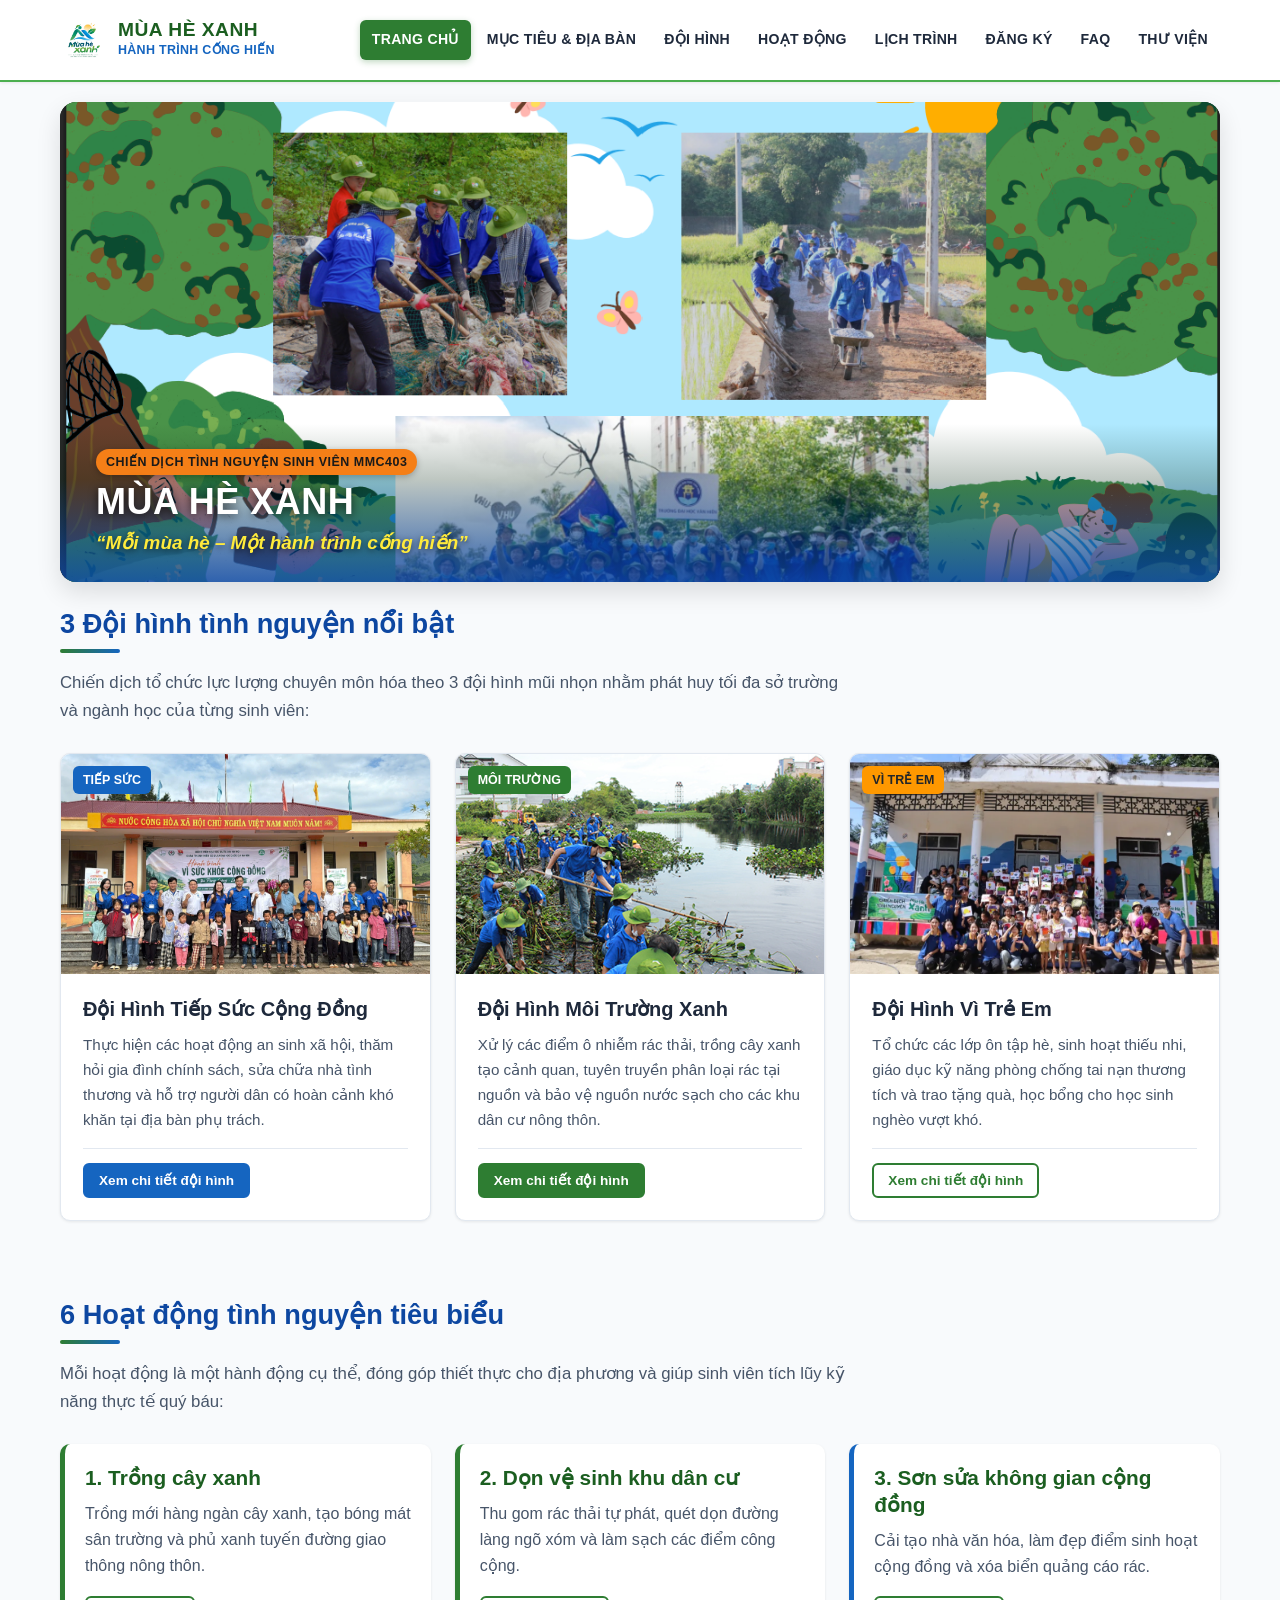
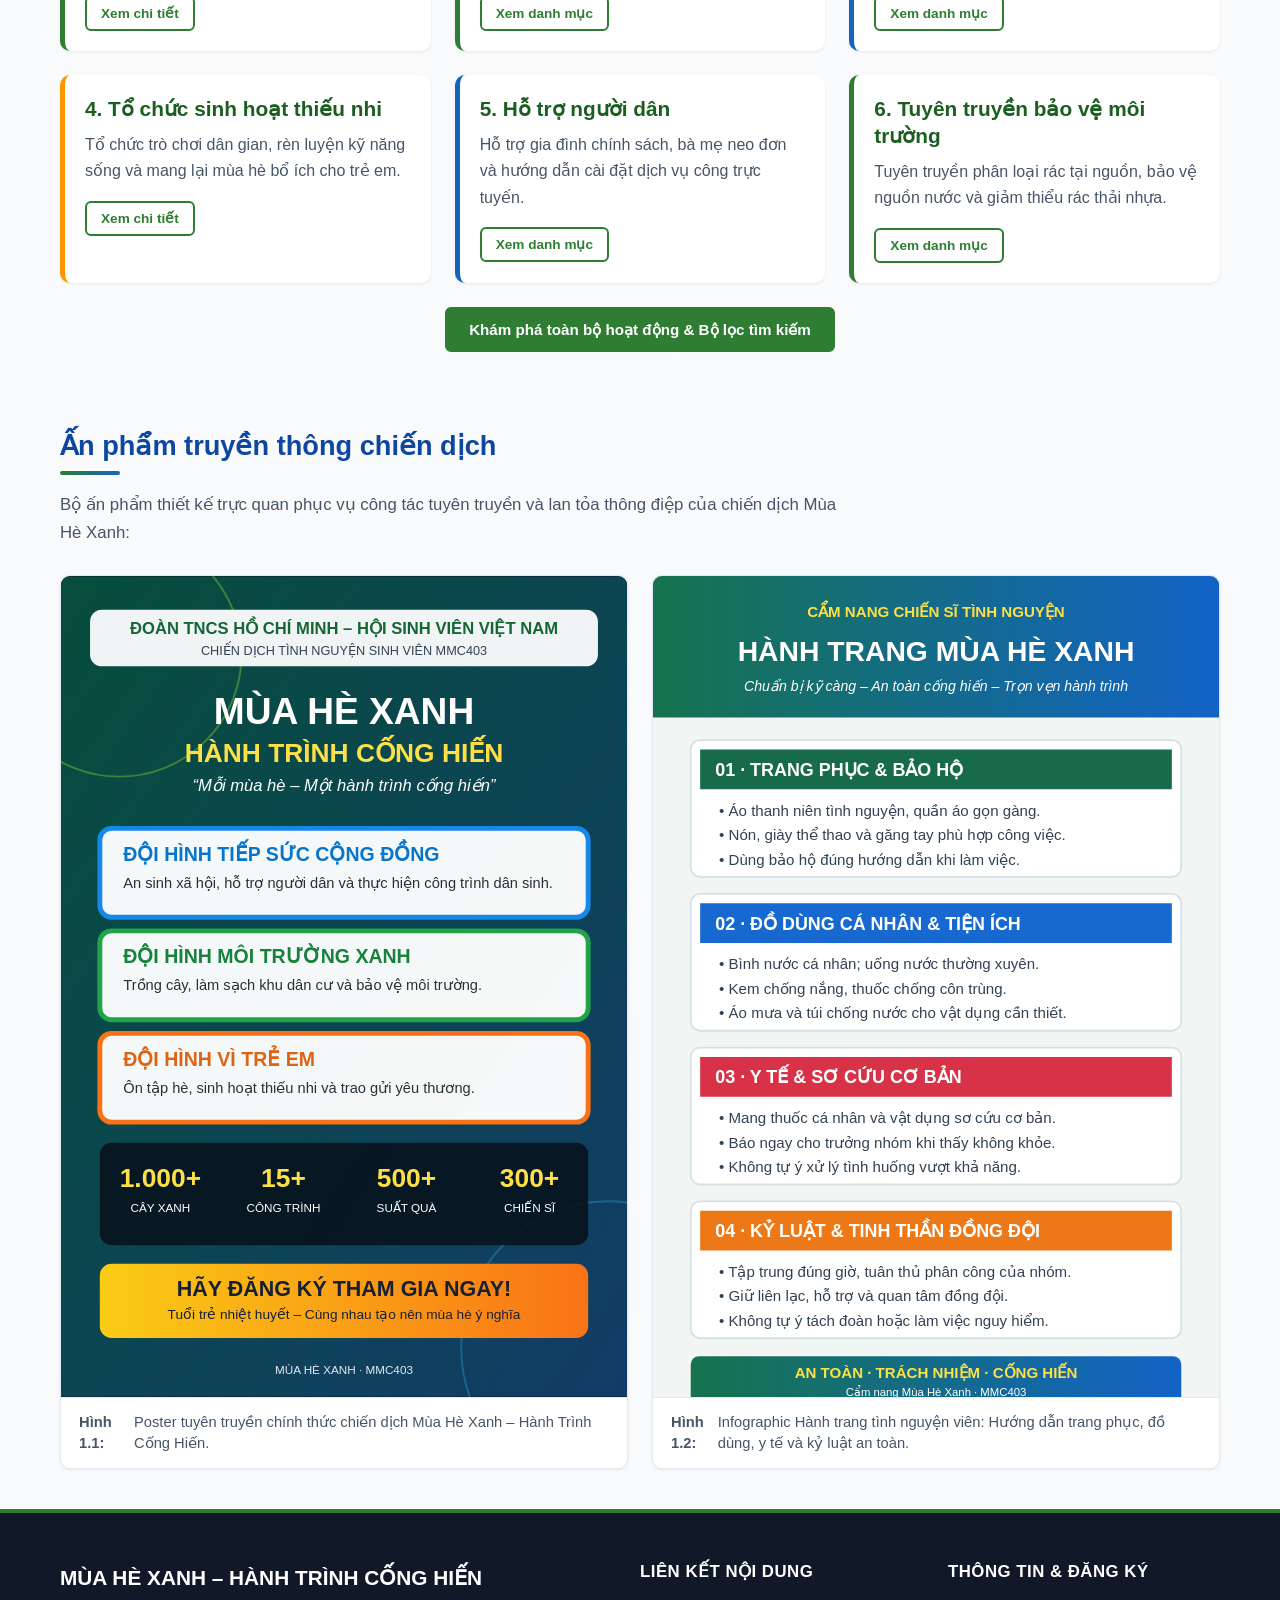
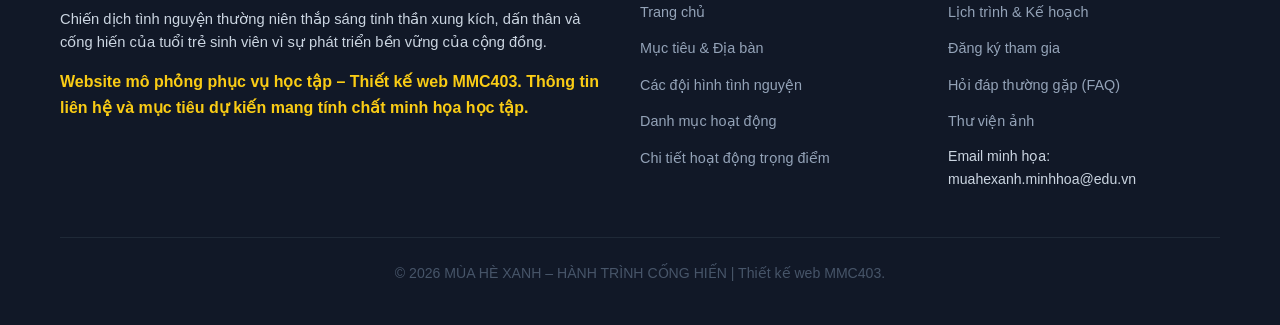
<file: index.html>
<!DOCTYPE html>
<html lang="vi">
<head>
  <meta charset="UTF-8">
  <meta name="viewport" content="width=device-width, initial-scale=1.0">
  <title>Trang Chủ | Mùa Hè Xanh – Hành Trình Cống Hiến</title>
  <!-- Bảng kiểu dáng CSS dùng chung cho toàn bộ website -->
  <link rel="stylesheet" href="css/style.css">
</head>
<body>
  <!-- Phím tắt bỏ qua điều hướng dành cho người dùng khiếm thị / dùng phím Tab -->
  <a href="#main-content" class="skip-link">Chuyển đến nội dung chính</a>

  <!-- ==================== HEADER & MENU ĐIỀU HƯỚNG ==================== -->
  <header class="site-header">
    <div class="container header-container">
      <a href="index.html" class="logo-brand" title="Về trang chủ Mùa Hè Xanh">
        <img src="images/logo.jpg" alt="Logo Mùa Hè Xanh" class="logo-img">
        <div class="logo-text">
          <span class="logo-title">MÙA HÈ XANH</span>
          <span class="logo-slogan">HÀNH TRÌNH CỐNG HIẾN</span>
        </div>
      </a>

      <!-- Nút bật/tắt menu trên thiết bị di động (Mobile Hamburger) -->
      <button type="button" class="nav-toggle" id="nav-toggle-btn" aria-label="Mở menu điều hướng" aria-expanded="false">
        ☰
      </button>

      <!-- Thanh điều hướng chính gồm 8 mục -->
      <nav class="main-nav" id="main-nav" aria-label="Điều hướng chính">
        <ul class="nav-list">
          <li class="nav-item"><a href="index.html" class="nav-link active" aria-current="page">Trang chủ</a></li>
          <li class="nav-item"><a href="muc-tieu-dia-ban.html" class="nav-link">Mục tiêu & Địa bàn</a></li>
          <li class="nav-item"><a href="doi-hinh.html" class="nav-link">Đội hình</a></li>
          <li class="nav-item"><a href="hoat-dong.html" class="nav-link">Hoạt động</a></li>
          <li class="nav-item"><a href="lich-trinh.html" class="nav-link">Lịch trình</a></li>
          <li class="nav-item"><a href="dang-ky.html" class="nav-link">Đăng ký</a></li>
          <li class="nav-item"><a href="faq.html" class="nav-link">FAQ</a></li>
          <li class="nav-item"><a href="thu-vien.html" class="nav-link">Thư viện</a></li>
        </ul>
      </nav>
    </div>
  </header>

  <!-- ==================== PHẦN THÂN NỘI DUNG CHÍNH ==================== -->
  <main id="main-content">
    <div class="container">
      
      <!-- HERO BANNER SECTION -->
      <section class="hero-section" aria-labelledby="hero-main-title">
        <img src="images/banner2.png" alt="Banner chính thức chiến dịch Mùa Hè Xanh – Hành Trình Cống Hiến" class="hero-banner-img">
        <div class="hero-overlay">
          <div class="hero-content">
            <span class="hero-badge">Chiến dịch tình nguyện sinh viên MMC403</span>
            <h1 class="hero-title" id="hero-main-title">MÙA HÈ XANH</h1>
            <p class="hero-tagline">“Mỗi mùa hè – Một hành trình cống hiến”</p>
          </div>
        </div>
      </section>

      <!-- SECTION: 3 ĐỘI HÌNH NỔI BẬT -->
      <section class="section-block" aria-labelledby="squads-heading">
        <h2 class="section-heading" id="squads-heading">3 Đội hình tình nguyện nổi bật</h2>
        <p class="section-intro">Chiến dịch tổ chức lực lượng chuyên môn hóa theo 3 đội hình mũi nhọn nhằm phát huy tối đa sở trường và ngành học của từng sinh viên:</p>

        <div class="grid-3">
          <!-- Card 1: Tiếp sức cộng đồng -->
          <article class="card">
            <div class="card-img-wrap">
              <img src="images/doi-hinh-1.png" alt="Đội hình Tiếp sức cộng đồng hỗ trợ người dân và sửa chữa nhà tình thương" class="card-img" loading="lazy">
              <span class="card-badge blue">Tiếp sức</span>
            </div>
            <div class="card-body">
              <h3 class="card-title">Đội Hình Tiếp Sức Cộng Đồng</h3>
              <p class="card-text">Thực hiện các hoạt động an sinh xã hội, thăm hỏi gia đình chính sách, sửa chữa nhà tình thương và hỗ trợ người dân có hoàn cảnh khó khăn tại địa bàn phụ trách.</p>
              <div class="card-footer">
                <a href="doi-hinh.html" class="btn btn-secondary btn-sm">Xem chi tiết đội hình</a>
              </div>
            </div>
          </article>

          <!-- Card 2: Môi trường xanh -->
          <article class="card">
            <div class="card-img-wrap">
              <img src="images/doi-hinh-2.png" alt="Đội hình Môi trường xanh dọn vệ sinh và trồng cây" class="card-img" loading="lazy">
              <span class="card-badge">Môi trường</span>
            </div>
            <div class="card-body">
              <h3 class="card-title">Đội Hình Môi Trường Xanh</h3>
              <p class="card-text">Xử lý các điểm ô nhiễm rác thải, trồng cây xanh tạo cảnh quan, tuyên truyền phân loại rác tại nguồn và bảo vệ nguồn nước sạch cho các khu dân cư nông thôn.</p>
              <div class="card-footer">
                <a href="doi-hinh.html" class="btn btn-primary btn-sm">Xem chi tiết đội hình</a>
              </div>
            </div>
          </article>

          <!-- Card 3: Vì trẻ em -->
          <article class="card">
            <div class="card-img-wrap">
              <img src="images/doi-hinh-3.png" alt="Đội hình Vì trẻ em tổ chức lớp học và sinh hoạt hè cho thiếu nhi" class="card-img" loading="lazy">
              <span class="card-badge orange">Vì trẻ em</span>
            </div>
            <div class="card-body">
              <h3 class="card-title">Đội Hình Vì Trẻ Em</h3>
              <p class="card-text">Tổ chức các lớp ôn tập hè, sinh hoạt thiếu nhi, giáo dục kỹ năng phòng chống tai nạn thương tích và trao tặng quà, học bổng cho học sinh nghèo vượt khó.</p>
              <div class="card-footer">
                <a href="doi-hinh.html" class="btn btn-outline btn-sm">Xem chi tiết đội hình</a>
              </div>
            </div>
          </article>
        </div>
      </section>

      <!-- SECTION: 6 HOẠT ĐỘNG TIÊU BIỂU -->
      <section class="section-block" aria-labelledby="activities-summary-heading">
        <h2 class="section-heading" id="activities-summary-heading">6 Hoạt động tình nguyện tiêu biểu</h2>
        <p class="section-intro">Mỗi hoạt động là một hành động cụ thể, đóng góp thiết thực cho địa phương và giúp sinh viên tích lũy kỹ năng thực tế quý báu:</p>

        <div class="grid-3">
          <!-- 1. Trồng cây xanh -->
          <div class="activity-card">
            <h3>1. Trồng cây xanh</h3>
            <p>Trồng mới hàng ngàn cây xanh, tạo bóng mát sân trường và phủ xanh tuyến đường giao thông nông thôn.</p>
            <a href="chi-tiet-hoat-dong.html#trong-cay" class="btn btn-outline btn-sm">Xem chi tiết</a>
          </div>

          <!-- 2. Dọn vệ sinh khu dân cư -->
          <div class="activity-card">
            <h3>2. Dọn vệ sinh khu dân cư</h3>
            <p>Thu gom rác thải tự phát, quét dọn đường làng ngõ xóm và làm sạch các điểm công cộng.</p>
            <a href="hoat-dong.html" class="btn btn-outline btn-sm">Xem danh mục</a>
          </div>

          <!-- 3. Sơn sửa không gian cộng đồng -->
          <div class="activity-card blue">
            <h3>3. Sơn sửa không gian cộng đồng</h3>
            <p>Cải tạo nhà văn hóa, làm đẹp điểm sinh hoạt cộng đồng và xóa biển quảng cáo rác.</p>
            <a href="hoat-dong.html" class="btn btn-outline btn-sm">Xem danh mục</a>
          </div>

          <!-- 4. Tổ chức sinh hoạt thiếu nhi -->
          <div class="activity-card orange">
            <h3>4. Tổ chức sinh hoạt thiếu nhi</h3>
            <p>Tổ chức trò chơi dân gian, rèn luyện kỹ năng sống và mang lại mùa hè bổ ích cho trẻ em.</p>
            <a href="chi-tiet-hoat-dong.html#sinh-hoat-thieu-nhi" class="btn btn-outline btn-sm">Xem chi tiết</a>
          </div>

          <!-- 5. Hỗ trợ người dân -->
          <div class="activity-card blue">
            <h3>5. Hỗ trợ người dân</h3>
            <p>Hỗ trợ gia đình chính sách, bà mẹ neo đơn và hướng dẫn cài đặt dịch vụ công trực tuyến.</p>
            <a href="hoat-dong.html" class="btn btn-outline btn-sm">Xem danh mục</a>
          </div>

          <!-- 6. Tuyên truyền bảo vệ môi trường -->
          <div class="activity-card">
            <h3>6. Tuyên truyền bảo vệ môi trường</h3>
            <p>Tuyên truyền phân loại rác tại nguồn, bảo vệ nguồn nước và giảm thiểu rác thải nhựa.</p>
            <a href="hoat-dong.html" class="btn btn-outline btn-sm">Xem danh mục</a>
          </div>
        </div>

        <div class="text-center mt-4">
          <a href="hoat-dong.html" class="btn btn-primary">Khám phá toàn bộ hoạt động & Bộ lọc tìm kiếm</a>
        </div>
      </section>

      <!-- SECTION: ẤN PHẨM TRUYỀN THÔNG CHIẾN DỊCH -->
      <section class="section-block" aria-labelledby="media-heading">
        <h2 class="section-heading" id="media-heading">Ấn phẩm truyền thông chiến dịch</h2>
        <p class="section-intro">Bộ ấn phẩm thiết kế trực quan phục vụ công tác tuyên truyền và lan tỏa thông điệp của chiến dịch Mùa Hè Xanh:</p>

        <div class="grid-2">
          <!-- Poster -->
          <figure class="media-card">
            <div class="media-img-wrap">
              <img src="images/poster.svg" alt="Poster chiến dịch Mùa Hè Xanh giới thiệu ba đội hình tình nguyện và lời mời đăng ký" loading="lazy">
            </div>
            <figcaption>
              <strong>Hình 1.1:</strong> Poster tuyên truyền chính thức chiến dịch Mùa Hè Xanh – Hành Trình Cống Hiến.
            </figcaption>
          </figure>

          <!-- Infographic -->
          <figure class="media-card">
            <div class="media-img-wrap">
              <img src="images/infographic.svg" alt="Cẩm nang hành trang tình nguyện viên về trang phục, vật dụng, y tế và an toàn" loading="lazy">
            </div>
            <figcaption>
              <strong>Hình 1.2:</strong> Infographic Hành trang tình nguyện viên: Hướng dẫn trang phục, đồ dùng, y tế và kỷ luật an toàn.
            </figcaption>
          </figure>
        </div>
      </section>

    </div>
  </main>

  <!-- ==================== FOOTER CHÂN TRANG THỐNG NHẤT ==================== -->
  <footer class="site-footer">
    <div class="container">
      <div class="footer-top">
        <div>
          <p class="footer-brand-title">MÙA HÈ XANH – HÀNH TRÌNH CỐNG HIẾN</p>
          <p class="footer-text">Chiến dịch tình nguyện thường niên thắp sáng tinh thần xung kích, dấn thân và cống hiến của tuổi trẻ sinh viên vì sự phát triển bền vững của cộng đồng.</p>
          <p class="footer-disclaimer">Website mô phỏng phục vụ học tập – Thiết kế web MMC403. Thông tin liên hệ và mục tiêu dự kiến mang tính chất minh họa học tập.</p>
        </div>
        <div>
          <h4 class="footer-heading">Liên kết nội dung</h4>
          <ul class="footer-links">
            <li><a href="index.html">Trang chủ</a></li>
            <li><a href="muc-tieu-dia-ban.html">Mục tiêu & Địa bàn</a></li>
            <li><a href="doi-hinh.html">Các đội hình tình nguyện</a></li>
            <li><a href="hoat-dong.html">Danh mục hoạt động</a></li>
            <li><a href="chi-tiet-hoat-dong.html">Chi tiết hoạt động trọng điểm</a></li>
          </ul>
        </div>
        <div>
          <h4 class="footer-heading">Thông tin & Đăng ký</h4>
          <ul class="footer-links">
            <li><a href="lich-trinh.html">Lịch trình & Kế hoạch</a></li>
            <li><a href="dang-ky.html">Đăng ký tham gia</a></li>
            <li><a href="faq.html">Hỏi đáp thường gặp (FAQ)</a></li>
            <li><a href="thu-vien.html">Thư viện ảnh</a></li>
            <li style="margin-top: 10px; color: #cbd5e1; font-size: 0.88rem;">Email minh họa: muahexanh.minhhoa@edu.vn</li>
          </ul>
        </div>
      </div>
      <div class="footer-bottom">
        <p>© 2026 MÙA HÈ XANH – HÀNH TRÌNH CỐNG HIẾN | Thiết kế web MMC403.</p>
      </div>
    </div>
  </footer>

  <!-- Script điều khiển JavaScript chung -->
  <script src="js/script.js"></script>
</body>
</html>
</file>
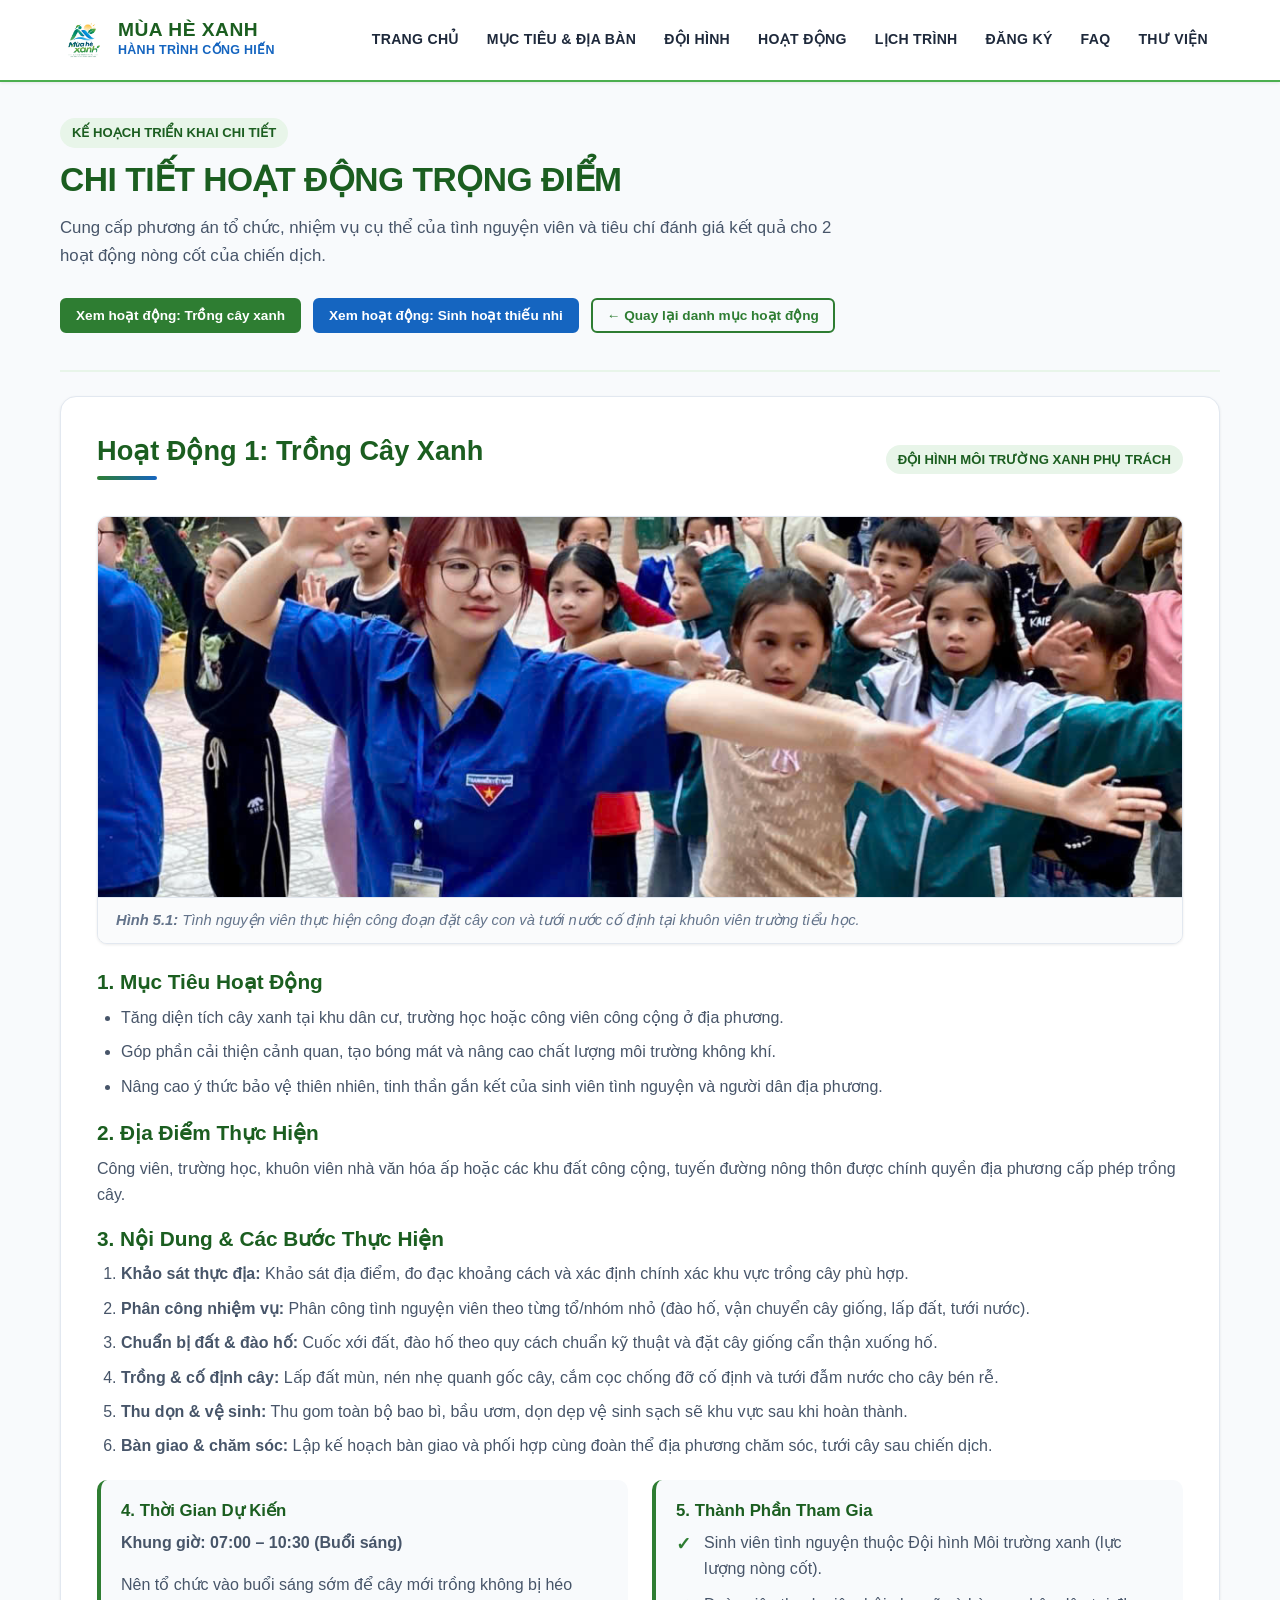
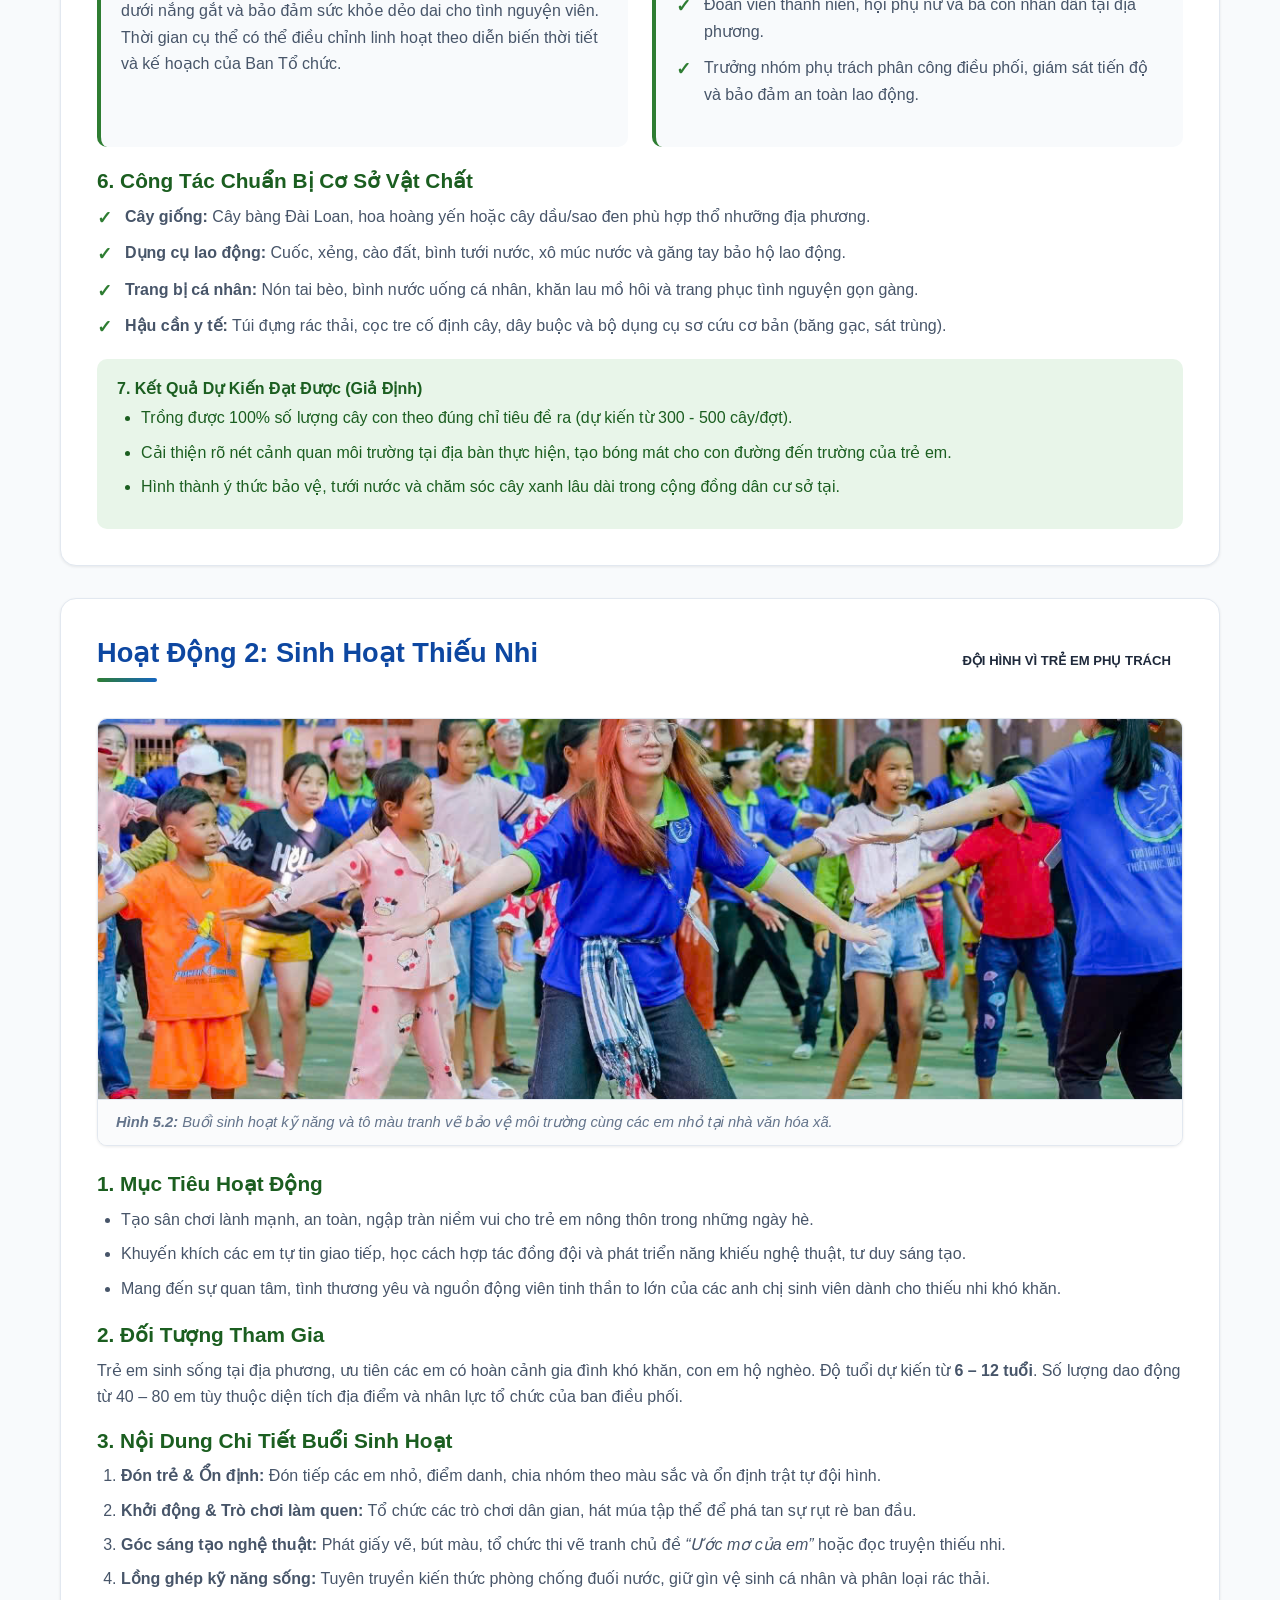
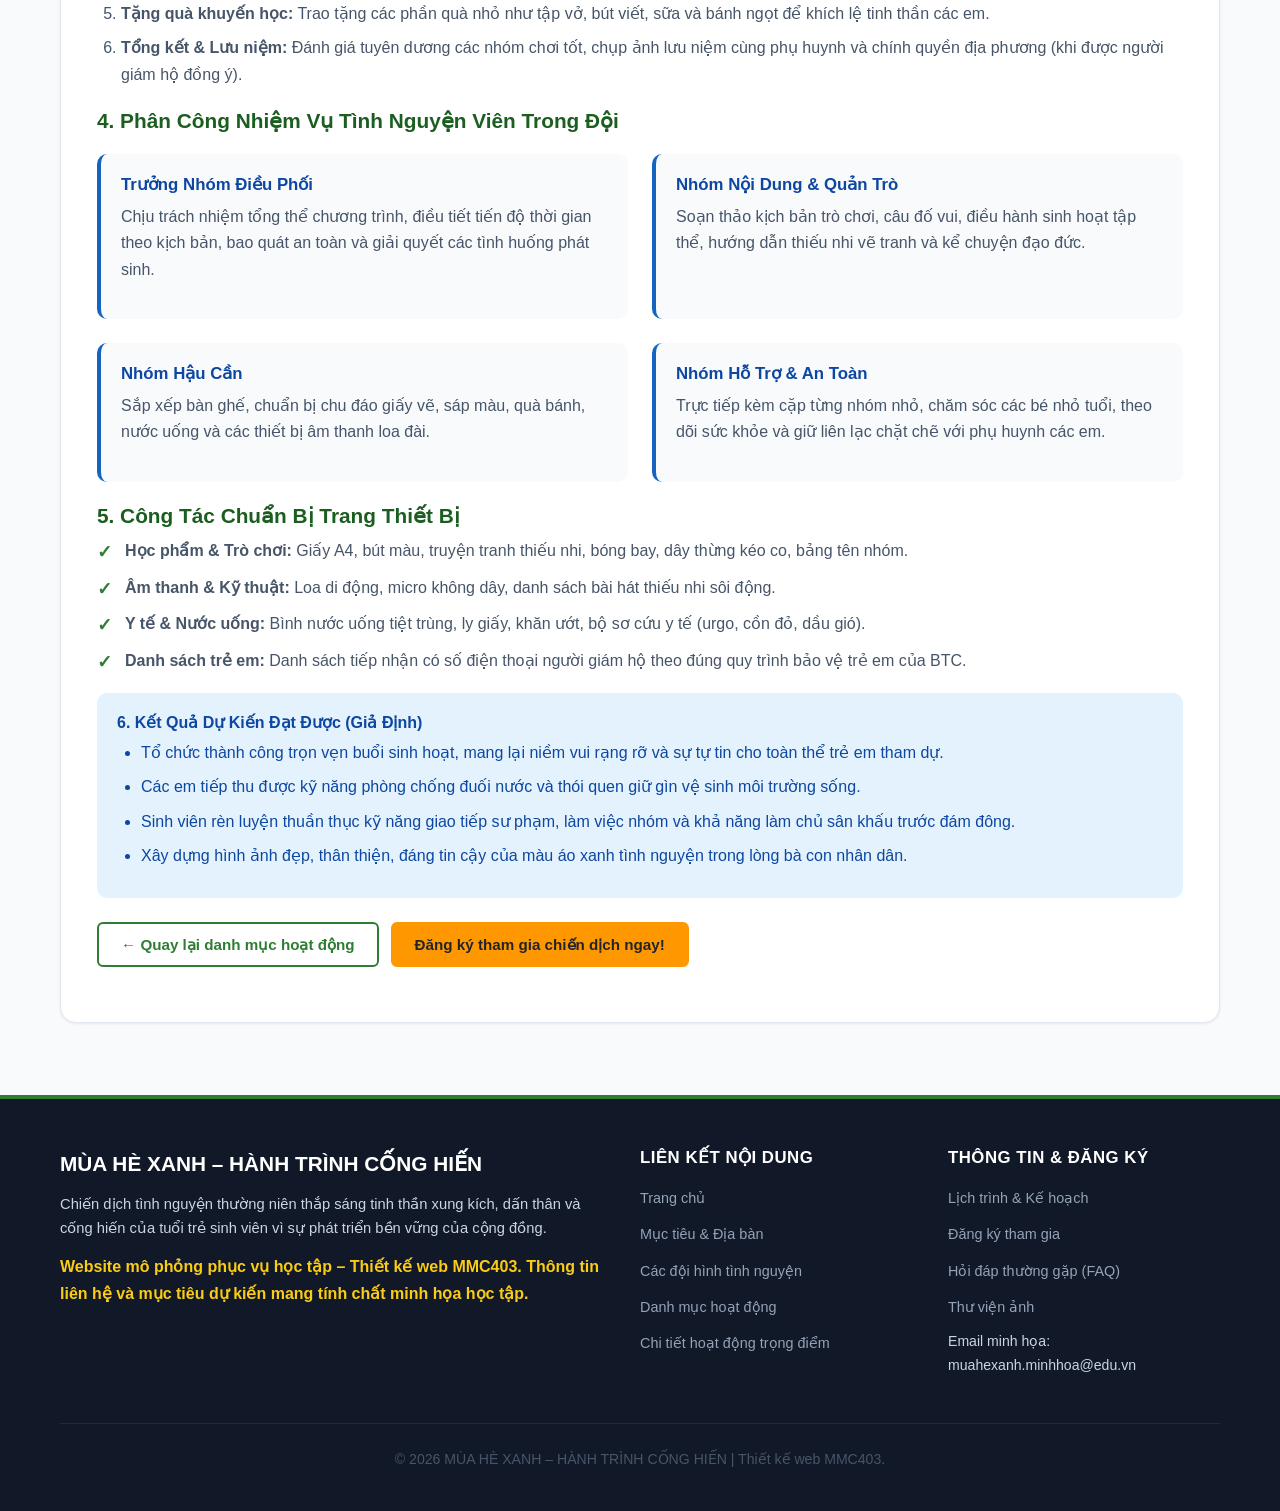
<file: chi-tiet-hoat-dong.html>
<!DOCTYPE html>
<html lang="vi">
<head>
  <meta charset="UTF-8">
  <meta name="viewport" content="width=device-width, initial-scale=1.0">
  <title>Chi Tiết Hoạt Động Trọng Điểm | Mùa Hè Xanh – Hành Trình Cống Hiến</title>
  <!-- Bảng kiểu dáng CSS dùng chung cho toàn bộ website -->
  <link rel="stylesheet" href="css/style.css">
</head>
<body>
  <a href="#main-content" class="skip-link">Chuyển đến nội dung chính</a>

  <!-- ==================== HEADER & MENU ĐIỀU HƯỚNG ==================== -->
  <header class="site-header">
    <div class="container header-container">
      <a href="index.html" class="logo-brand" title="Về trang chủ Mùa Hè Xanh">
        <img src="images/logo.jpg" alt="Logo Mùa Hè Xanh" class="logo-img">
        <div class="logo-text">
          <span class="logo-title">MÙA HÈ XANH</span>
          <span class="logo-slogan">HÀNH TRÌNH CỐNG HIẾN</span>
        </div>
      </a>

      <button type="button" class="nav-toggle" id="nav-toggle-btn" aria-label="Mở menu điều hướng" aria-expanded="false">
        ☰
      </button>

      <nav class="main-nav" id="main-nav" aria-label="Điều hướng chính">
        <ul class="nav-list">
          <li class="nav-item"><a href="index.html" class="nav-link">Trang chủ</a></li>
          <li class="nav-item"><a href="muc-tieu-dia-ban.html" class="nav-link">Mục tiêu & Địa bàn</a></li>
          <li class="nav-item"><a href="doi-hinh.html" class="nav-link">Đội hình</a></li>
          <li class="nav-item"><a href="hoat-dong.html" class="nav-link">Hoạt động</a></li>
          <li class="nav-item"><a href="lich-trinh.html" class="nav-link">Lịch trình</a></li>
          <li class="nav-item"><a href="dang-ky.html" class="nav-link">Đăng ký</a></li>
          <li class="nav-item"><a href="faq.html" class="nav-link">FAQ</a></li>
          <li class="nav-item"><a href="thu-vien.html" class="nav-link">Thư viện</a></li>
        </ul>
      </nav>
    </div>
  </header>

  <!-- ==================== PHẦN THÂN NỘI DUNG CHÍNH ==================== -->
  <main id="main-content">
    <div class="container section-block">
      
      <!-- TIÊU ĐỀ CHÍNH H1 -->
      <header class="detail-header">
        <span class="badge-tag green">Kế hoạch triển khai chi tiết</span>
        <h1>CHI TIẾT HOẠT ĐỘNG TRỌNG ĐIỂM</h1>
        <p class="section-intro">Cung cấp phương án tổ chức, nhiệm vụ cụ thể của tình nguyện viên và tiêu chí đánh giá kết quả cho 2 hoạt động nòng cốt của chiến dịch.</p>
        <div class="btn-group">
          <a href="#trong-cay" class="btn btn-primary btn-sm">Xem hoạt động: Trồng cây xanh</a>
          <a href="#sinh-hoat-thieu-nhi" class="btn btn-secondary btn-sm">Xem hoạt động: Sinh hoạt thiếu nhi</a>
          <a href="hoat-dong.html" class="btn btn-outline btn-sm">← Quay lại danh mục hoạt động</a>
        </div>
      </header>

      <!-- ==================== HOẠT ĐỘNG 1: TRỒNG CÂY XANH ==================== -->
      <article class="detail-article" id="trong-cay" aria-labelledby="act-trong-cay-title">
        <div style="display: flex; align-items: center; justify-content: space-between; flex-wrap: wrap; gap: 10px;">
          <h2 class="section-heading" id="act-trong-cay-title" style="color: var(--color-primary-green-dark); margin-top: 0;">Hoạt Động 1: Trồng Cây Xanh</h2>
          <span class="badge-tag green">Đội hình Môi trường xanh phụ trách</span>
        </div>

        <figure>
          <img src="images/hoat-dong-1.jpg" alt="Các bạn tình nguyện viên đang cần mẫn đào đất và trồng cây xanh ven đường" loading="lazy">
          <figcaption>
            <strong>Hình 5.1:</strong> Tình nguyện viên thực hiện công đoạn đặt cây con và tưới nước cố định tại khuôn viên trường tiểu học.
          </figcaption>
        </figure>

        <!-- 1. Mục tiêu -->
        <h3>1. Mục Tiêu Hoạt Động</h3>
        <ul>
          <li>Tăng diện tích cây xanh tại khu dân cư, trường học hoặc công viên công cộng ở địa phương.</li>
          <li>Góp phần cải thiện cảnh quan, tạo bóng mát và nâng cao chất lượng môi trường không khí.</li>
          <li>Nâng cao ý thức bảo vệ thiên nhiên, tinh thần gắn kết của sinh viên tình nguyện và người dân địa phương.</li>
        </ul>

        <!-- 2. Địa điểm -->
        <h3>2. Địa Điểm Thực Hiện</h3>
        <p>Công viên, trường học, khuôn viên nhà văn hóa ấp hoặc các khu đất công cộng, tuyến đường nông thôn được chính quyền địa phương cấp phép trồng cây.</p>

        <!-- 3. Nội dung thực hiện -->
        <h3>3. Nội Dung & Các Bước Thực Hiện</h3>
        <ol>
          <li><strong>Khảo sát thực địa:</strong> Khảo sát địa điểm, đo đạc khoảng cách và xác định chính xác khu vực trồng cây phù hợp.</li>
          <li><strong>Phân công nhiệm vụ:</strong> Phân công tình nguyện viên theo từng tổ/nhóm nhỏ (đào hố, vận chuyển cây giống, lấp đất, tưới nước).</li>
          <li><strong>Chuẩn bị đất & đào hố:</strong> Cuốc xới đất, đào hố theo quy cách chuẩn kỹ thuật và đặt cây giống cẩn thận xuống hố.</li>
          <li><strong>Trồng & cố định cây:</strong> Lấp đất mùn, nén nhẹ quanh gốc cây, cắm cọc chống đỡ cố định và tưới đẫm nước cho cây bén rễ.</li>
          <li><strong>Thu dọn & vệ sinh:</strong> Thu gom toàn bộ bao bì, bầu ươm, dọn dẹp vệ sinh sạch sẽ khu vực sau khi hoàn thành.</li>
          <li><strong>Bàn giao & chăm sóc:</strong> Lập kế hoạch bàn giao và phối hợp cùng đoàn thể địa phương chăm sóc, tưới cây sau chiến dịch.</li>
        </ol>

        <!-- 4, 5. Thời gian & Người tham gia -->
        <div class="info-grid-2">
          <div class="info-box" style="border-left-color: var(--color-primary-green);">
            <h4 style="color: var(--color-primary-green-dark);">4. Thời Gian Dự Kiến</h4>
            <p><strong>Khung giờ: 07:00 – 10:30 (Buổi sáng)</strong></p>
            <p>Nên tổ chức vào buổi sáng sớm để cây mới trồng không bị héo dưới nắng gắt và bảo đảm sức khỏe dẻo dai cho tình nguyện viên. Thời gian cụ thể có thể điều chỉnh linh hoạt theo diễn biến thời tiết và kế hoạch của Ban Tổ chức.</p>
          </div>

          <div class="info-box" style="border-left-color: var(--color-primary-green);">
            <h4 style="color: var(--color-primary-green-dark);">5. Thành Phần Tham Gia</h4>
            <ul class="checklist">
              <li>Sinh viên tình nguyện thuộc Đội hình Môi trường xanh (lực lượng nòng cốt).</li>
              <li>Đoàn viên thanh niên, hội phụ nữ và bà con nhân dân tại địa phương.</li>
              <li>Trưởng nhóm phụ trách phân công điều phối, giám sát tiến độ và bảo đảm an toàn lao động.</li>
            </ul>
          </div>
        </div>

        <!-- 6. Chuẩn bị -->
        <h3>6. Công Tác Chuẩn Bị Cơ Sở Vật Chất</h3>
        <ul class="checklist">
          <li><strong>Cây giống:</strong> Cây bàng Đài Loan, hoa hoàng yến hoặc cây dầu/sao đen phù hợp thổ nhưỡng địa phương.</li>
          <li><strong>Dụng cụ lao động:</strong> Cuốc, xẻng, cào đất, bình tưới nước, xô múc nước và găng tay bảo hộ lao động.</li>
          <li><strong>Trang bị cá nhân:</strong> Nón tai bèo, bình nước uống cá nhân, khăn lau mồ hôi và trang phục tình nguyện gọn gàng.</li>
          <li><strong>Hậu cần y tế:</strong> Túi đựng rác thải, cọc tre cố định cây, dây buộc và bộ dụng cụ sơ cứu cơ bản (băng gạc, sát trùng).</li>
        </ul>

        <!-- 7. Kết quả dự kiến -->
        <div style="background-color: var(--color-primary-green-bg); padding: 20px; border-radius: var(--radius-md); margin-top: 16px;">
          <h4 style="color: var(--color-primary-green-dark); margin-bottom: 6px;">7. Kết Quả Dự Kiến Đạt Được (Giả Định)</h4>
          <ul style="margin-bottom: 0; color: #1b5e20;">
            <li>Trồng được 100% số lượng cây con theo đúng chỉ tiêu đề ra (dự kiến từ 300 - 500 cây/đợt).</li>
            <li>Cải thiện rõ nét cảnh quan môi trường tại địa bàn thực hiện, tạo bóng mát cho con đường đến trường của trẻ em.</li>
            <li>Hình thành ý thức bảo vệ, tưới nước và chăm sóc cây xanh lâu dài trong cộng đồng dân cư sở tại.</li>
          </ul>
        </div>
      </article>

      <!-- ==================== HOẠT ĐỘNG 2: SINH HOẠT THIẾU NHI ==================== -->
      <article class="detail-article" id="sinh-hoat-thieu-nhi" aria-labelledby="act-thieu-nhi-title">
        <div style="display: flex; align-items: center; justify-content: space-between; flex-wrap: wrap; gap: 10px;">
          <h2 class="section-heading" id="act-thieu-nhi-title" style="color: var(--color-primary-blue-dark); margin-top: 0;">Hoạt Động 2: Sinh Hoạt Thiếu Nhi</h2>
          <span class="badge-tag orange">Đội hình Vì trẻ em phụ trách</span>
        </div>

        <figure>
          <img src="images/hoat-dong-3.jpg" alt="Tình nguyện viên đang hướng dẫn thiếu nhi vẽ tranh và sinh hoạt trò chơi tập thể" loading="lazy">
          <figcaption>
            <strong>Hình 5.2:</strong> Buổi sinh hoạt kỹ năng và tô màu tranh vẽ bảo vệ môi trường cùng các em nhỏ tại nhà văn hóa xã.
          </figcaption>
        </figure>

        <!-- 1. Mục tiêu -->
        <h3>1. Mục Tiêu Hoạt Động</h3>
        <ul>
          <li>Tạo sân chơi lành mạnh, an toàn, ngập tràn niềm vui cho trẻ em nông thôn trong những ngày hè.</li>
          <li>Khuyến khích các em tự tin giao tiếp, học cách hợp tác đồng đội và phát triển năng khiếu nghệ thuật, tư duy sáng tạo.</li>
          <li>Mang đến sự quan tâm, tình thương yêu và nguồn động viên tinh thần to lớn của các anh chị sinh viên dành cho thiếu nhi khó khăn.</li>
        </ul>

        <!-- 2. Đối tượng -->
        <h3>2. Đối Tượng Tham Gia</h3>
        <p>Trẻ em sinh sống tại địa phương, ưu tiên các em có hoàn cảnh gia đình khó khăn, con em hộ nghèo. Độ tuổi dự kiến từ <strong>6 – 12 tuổi</strong>. Số lượng dao động từ 40 – 80 em tùy thuộc diện tích địa điểm và nhân lực tổ chức của ban điều phối.</p>

        <!-- 3. Nội dung -->
        <h3>3. Nội Dung Chi Tiết Buổi Sinh Hoạt</h3>
        <ol>
          <li><strong>Đón trẻ & Ổn định:</strong> Đón tiếp các em nhỏ, điểm danh, chia nhóm theo màu sắc và ổn định trật tự đội hình.</li>
          <li><strong>Khởi động & Trò chơi làm quen:</strong> Tổ chức các trò chơi dân gian, hát múa tập thể để phá tan sự rụt rè ban đầu.</li>
          <li><strong>Góc sáng tạo nghệ thuật:</strong> Phát giấy vẽ, bút màu, tổ chức thi vẽ tranh chủ đề <em>“Ước mơ của em”</em> hoặc đọc truyện thiếu nhi.</li>
          <li><strong>Lồng ghép kỹ năng sống:</strong> Tuyên truyền kiến thức phòng chống đuối nước, giữ gìn vệ sinh cá nhân và phân loại rác thải.</li>
          <li><strong>Tặng quà khuyến học:</strong> Trao tặng các phần quà nhỏ như tập vở, bút viết, sữa và bánh ngọt để khích lệ tinh thần các em.</li>
          <li><strong>Tổng kết & Lưu niệm:</strong> Đánh giá tuyên dương các nhóm chơi tốt, chụp ảnh lưu niệm cùng phụ huynh và chính quyền địa phương (khi được người giám hộ đồng ý).</li>
        </ol>

        <!-- 4. Nhiệm vụ tình nguyện viên -->
        <h3>4. Phân Công Nhiệm Vụ Tình Nguyện Viên Trong Đội</h3>
        <div class="info-grid-2">
          <div class="info-box">
            <h4>Trưởng Nhóm Điều Phối</h4>
            <p>Chịu trách nhiệm tổng thể chương trình, điều tiết tiến độ thời gian theo kịch bản, bao quát an toàn và giải quyết các tình huống phát sinh.</p>
          </div>
          <div class="info-box">
            <h4>Nhóm Nội Dung & Quản Trò</h4>
            <p>Soạn thảo kịch bản trò chơi, câu đố vui, điều hành sinh hoạt tập thể, hướng dẫn thiếu nhi vẽ tranh và kể chuyện đạo đức.</p>
          </div>
          <div class="info-box">
            <h4>Nhóm Hậu Cần</h4>
            <p>Sắp xếp bàn ghế, chuẩn bị chu đáo giấy vẽ, sáp màu, quà bánh, nước uống và các thiết bị âm thanh loa đài.</p>
          </div>
          <div class="info-box">
            <h4>Nhóm Hỗ Trợ & An Toàn</h4>
            <p>Trực tiếp kèm cặp từng nhóm nhỏ, chăm sóc các bé nhỏ tuổi, theo dõi sức khỏe và giữ liên lạc chặt chẽ với phụ huynh các em.</p>
          </div>
        </div>

        <!-- 5. Chuẩn bị -->
        <h3>5. Công Tác Chuẩn Bị Trang Thiết Bị</h3>
        <ul class="checklist">
          <li><strong>Học phẩm & Trò chơi:</strong> Giấy A4, bút màu, truyện tranh thiếu nhi, bóng bay, dây thừng kéo co, bảng tên nhóm.</li>
          <li><strong>Âm thanh & Kỹ thuật:</strong> Loa di động, micro không dây, danh sách bài hát thiếu nhi sôi động.</li>
          <li><strong>Y tế & Nước uống:</strong> Bình nước uống tiệt trùng, ly giấy, khăn ướt, bộ sơ cứu y tế (urgo, cồn đỏ, dầu gió).</li>
          <li><strong>Danh sách trẻ em:</strong> Danh sách tiếp nhận có số điện thoại người giám hộ theo đúng quy trình bảo vệ trẻ em của BTC.</li>
        </ul>

        <!-- 6. Kết quả dự kiến -->
        <div style="background-color: var(--color-primary-blue-bg); padding: 20px; border-radius: var(--radius-md); margin-top: 16px;">
          <h4 style="color: var(--color-primary-blue-dark); margin-bottom: 6px;">6. Kết Quả Dự Kiến Đạt Được (Giả Định)</h4>
          <ul style="margin-bottom: 0; color: #0d47a1;">
            <li>Tổ chức thành công trọn vẹn buổi sinh hoạt, mang lại niềm vui rạng rỡ và sự tự tin cho toàn thể trẻ em tham dự.</li>
            <li>Các em tiếp thu được kỹ năng phòng chống đuối nước và thói quen giữ gìn vệ sinh môi trường sống.</li>
            <li>Sinh viên rèn luyện thuần thục kỹ năng giao tiếp sư phạm, làm việc nhóm và khả năng làm chủ sân khấu trước đám đông.</li>
            <li>Xây dựng hình ảnh đẹp, thân thiện, đáng tin cậy của màu áo xanh tình nguyện trong lòng bà con nhân dân.</li>
          </ul>
        </div>

        <div class="btn-group mt-4">
          <a href="hoat-dong.html" class="btn btn-outline">← Quay lại danh mục hoạt động</a>
          <a href="dang-ky.html" class="btn btn-accent">Đăng ký tham gia chiến dịch ngay!</a>
        </div>
      </article>

    </div>
  </main>

  <!-- ==================== FOOTER CHÂN TRANG THỐNG NHẤT ==================== -->
  <footer class="site-footer">
    <div class="container">
      <div class="footer-top">
        <div>
          <p class="footer-brand-title">MÙA HÈ XANH – HÀNH TRÌNH CỐNG HIẾN</p>
          <p class="footer-text">Chiến dịch tình nguyện thường niên thắp sáng tinh thần xung kích, dấn thân và cống hiến của tuổi trẻ sinh viên vì sự phát triển bền vững của cộng đồng.</p>
          <p class="footer-disclaimer">Website mô phỏng phục vụ học tập – Thiết kế web MMC403. Thông tin liên hệ và mục tiêu dự kiến mang tính chất minh họa học tập.</p>
        </div>
        <div>
          <h4 class="footer-heading">Liên kết nội dung</h4>
          <ul class="footer-links">
            <li><a href="index.html">Trang chủ</a></li>
            <li><a href="muc-tieu-dia-ban.html">Mục tiêu & Địa bàn</a></li>
            <li><a href="doi-hinh.html">Các đội hình tình nguyện</a></li>
            <li><a href="hoat-dong.html">Danh mục hoạt động</a></li>
            <li><a href="chi-tiet-hoat-dong.html">Chi tiết hoạt động trọng điểm</a></li>
          </ul>
        </div>
        <div>
          <h4 class="footer-heading">Thông tin & Đăng ký</h4>
          <ul class="footer-links">
            <li><a href="lich-trinh.html">Lịch trình & Kế hoạch</a></li>
            <li><a href="dang-ky.html">Đăng ký tham gia</a></li>
            <li><a href="faq.html">Hỏi đáp thường gặp (FAQ)</a></li>
            <li><a href="thu-vien.html">Thư viện ảnh</a></li>
            <li style="margin-top: 10px; color: #cbd5e1; font-size: 0.88rem;">Email minh họa: muahexanh.minhhoa@edu.vn</li>
          </ul>
        </div>
      </div>
      <div class="footer-bottom">
        <p>© 2026 MÙA HÈ XANH – HÀNH TRÌNH CỐNG HIẾN | Thiết kế web MMC403.</p>
      </div>
    </div>
  </footer>

  <script src="js/script.js"></script>
</body>
</html>
</file>
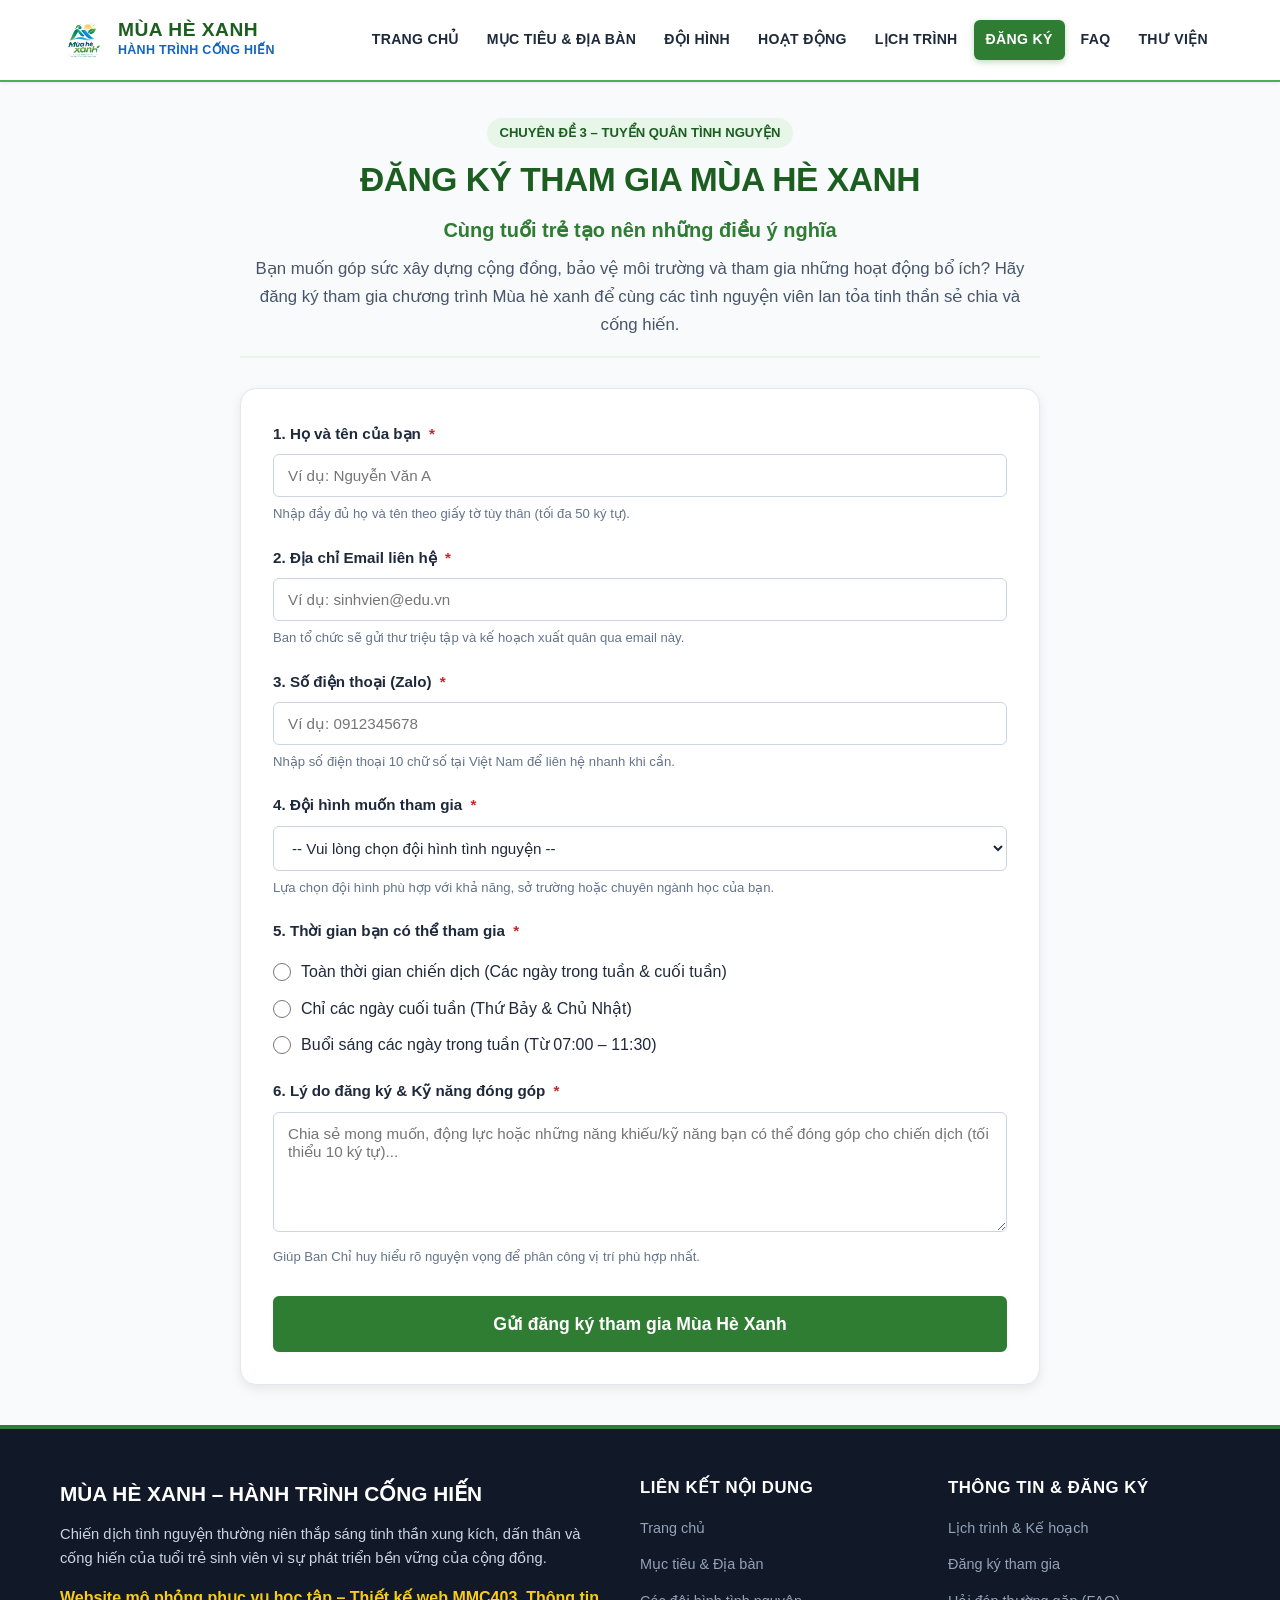
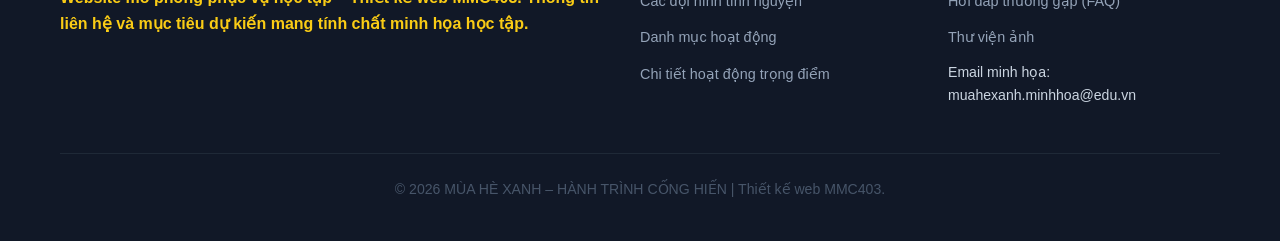
<file: dang-ky.html>
<!DOCTYPE html>
<html lang="vi">
<head>
  <meta charset="UTF-8">
  <meta name="viewport" content="width=device-width, initial-scale=1.0">
  <title>Đăng Ký Tham Gia | Mùa Hè Xanh – Hành Trình Cống Hiến</title>
  <!-- Bảng kiểu dáng CSS dùng chung cho toàn bộ website -->
  <link rel="stylesheet" href="css/style.css">
</head>
<body>
  <a href="#main-content" class="skip-link">Chuyển đến nội dung chính</a>

  <!-- ==================== HEADER & MENU ĐIỀU HƯỚNG ==================== -->
  <header class="site-header">
    <div class="container header-container">
      <a href="index.html" class="logo-brand" title="Về trang chủ Mùa Hè Xanh">
        <img src="images/logo.jpg" alt="Logo Mùa Hè Xanh" class="logo-img">
        <div class="logo-text">
          <span class="logo-title">MÙA HÈ XANH</span>
          <span class="logo-slogan">HÀNH TRÌNH CỐNG HIẾN</span>
        </div>
      </a>

      <button type="button" class="nav-toggle" id="nav-toggle-btn" aria-label="Mở menu điều hướng" aria-expanded="false">
        ☰
      </button>

      <nav class="main-nav" id="main-nav" aria-label="Điều hướng chính">
        <ul class="nav-list">
          <li class="nav-item"><a href="index.html" class="nav-link">Trang chủ</a></li>
          <li class="nav-item"><a href="muc-tieu-dia-ban.html" class="nav-link">Mục tiêu & Địa bàn</a></li>
          <li class="nav-item"><a href="doi-hinh.html" class="nav-link">Đội hình</a></li>
          <li class="nav-item"><a href="hoat-dong.html" class="nav-link">Hoạt động</a></li>
          <li class="nav-item"><a href="lich-trinh.html" class="nav-link">Lịch trình</a></li>
          <li class="nav-item"><a href="dang-ky.html" class="nav-link active" aria-current="page">Đăng ký</a></li>
          <li class="nav-item"><a href="faq.html" class="nav-link">FAQ</a></li>
          <li class="nav-item"><a href="thu-vien.html" class="nav-link">Thư viện</a></li>
        </ul>
      </nav>
    </div>
  </header>

  <!-- ==================== PHẦN THÂN NỘI DUNG CHÍNH ==================== -->
  <main id="main-content">
    <div class="container section-block">
      
      <!-- TIÊU ĐỀ CHÍNH H1 -->
      <header class="detail-header text-center" style="max-width: 800px; margin: 0 auto 30px auto;">
        <span class="badge-tag green">Chuyên đề 3 – Tuyển quân tình nguyện</span>
        <h1>ĐĂNG KÝ THAM GIA MÙA HÈ XANH</h1>
        <p style="font-size: 1.25rem; font-weight: 700; color: var(--color-primary-green); margin-bottom: 8px;">Cùng tuổi trẻ tạo nên những điều ý nghĩa</p>
        <p class="section-intro" style="margin: 0 auto;">
          Bạn muốn góp sức xây dựng cộng đồng, bảo vệ môi trường và tham gia những hoạt động bổ ích? Hãy đăng ký tham gia chương trình Mùa hè xanh để cùng các tình nguyện viên lan tỏa tinh thần sẻ chia và cống hiến.
        </p>
      </header>

      <!-- BIỂU MẪU ĐĂNG KÝ (FORM CHUẨN HTML5 KẾT HỢP JAVASCRIPT VALIDATION) -->
      <div class="form-card">
        <form id="volunteer-registration-form" novalidate aria-label="Biểu mẫu đăng ký tham gia chiến dịch">
          
          <!-- TRƯỜNG 1: HỌ VÀ TÊN -->
          <div class="form-group">
            <label for="fullname" class="form-label">
              1. Họ và tên của bạn <span class="required-mark" aria-hidden="true">*</span>
            </label>
            <input 
              type="text" 
              id="fullname" 
              name="fullname" 
              class="form-control" 
              placeholder="Ví dụ: Nguyễn Văn A" 
              maxlength="50" 
              required 
              aria-describedby="fullname-help fullname-error">
            <small id="fullname-help" class="form-help">Nhập đầy đủ họ và tên theo giấy tờ tùy thân (tối đa 50 ký tự).</small>
            <div id="fullname-error" class="error-feedback" role="alert"></div>
          </div>

          <!-- TRƯỜNG 2: ĐỊA CHỈ EMAIL -->
          <div class="form-group">
            <label for="email" class="form-label">
              2. Địa chỉ Email liên hệ <span class="required-mark" aria-hidden="true">*</span>
            </label>
            <input 
              type="email" 
              id="email" 
              name="email" 
              class="form-control" 
              placeholder="Ví dụ: sinhvien@edu.vn" 
              required 
              aria-describedby="email-help email-error">
            <small id="email-help" class="form-help">Ban tổ chức sẽ gửi thư triệu tập và kế hoạch xuất quân qua email này.</small>
            <div id="email-error" class="error-feedback" role="alert"></div>
          </div>

          <!-- TRƯỜNG 3: SỐ ĐIỆN THOẠI -->
          <div class="form-group">
            <label for="phone" class="form-label">
              3. Số điện thoại (Zalo) <span class="required-mark" aria-hidden="true">*</span>
            </label>
            <input 
              type="tel" 
              id="phone" 
              name="phone" 
              class="form-control" 
              placeholder="Ví dụ: 0912345678" 
              maxlength="11" 
              required 
              aria-describedby="phone-help phone-error">
            <small id="phone-help" class="form-help">Nhập số điện thoại 10 chữ số tại Việt Nam để liên hệ nhanh khi cần.</small>
            <div id="phone-error" class="error-feedback" role="alert"></div>
          </div>

          <!-- TRƯỜNG 4: ĐỘI HÌNH MUỐN THAM GIA -->
          <div class="form-group">
            <label for="squad" class="form-label">
              4. Đội hình muốn tham gia <span class="required-mark" aria-hidden="true">*</span>
            </label>
            <select id="squad" name="squad" class="form-control" required aria-describedby="squad-help squad-error">
              <option value="">-- Vui lòng chọn đội hình tình nguyện --</option>
              <option value="moi-truong">Đội hình Môi trường xanh (Trồng cây, dọn vệ sinh, bảo vệ môi trường)</option>
              <option value="tiep-suc">Đội hình Tiếp sức cộng đồng (An sinh xã hội, sửa nhà, hỗ trợ người dân)</option>
              <option value="vi-tre-em">Đội hình Vì trẻ em (Ôn tập hè, sinh hoạt thiếu nhi, dạy kỹ năng sống)</option>
            </select>
            <small id="squad-help" class="form-help">Lựa chọn đội hình phù hợp với khả năng, sở trường hoặc chuyên ngành học của bạn.</small>
            <div id="squad-error" class="error-feedback" role="alert"></div>
          </div>

          <!-- TRƯỜNG 5: THỜI GIAN CÓ THỂ THAM GIA (RADIO BUTTONS) -->
          <div class="form-group">
            <fieldset style="border: none; padding: 0; margin: 0;">
              <legend class="form-label">
                5. Thời gian bạn có thể tham gia <span class="required-mark" aria-hidden="true">*</span>
              </legend>
              <div class="radio-group" role="radiogroup">
                <label class="radio-label">
                  <input type="radio" name="availability" value="fulltime" required>
                  <span>Toàn thời gian chiến dịch (Các ngày trong tuần & cuối tuần)</span>
                </label>
                <label class="radio-label">
                  <input type="radio" name="availability" value="weekends">
                  <span>Chỉ các ngày cuối tuần (Thứ Bảy & Chủ Nhật)</span>
                </label>
                <label class="radio-label">
                  <input type="radio" name="availability" value="mornings">
                  <span>Buổi sáng các ngày trong tuần (Từ 07:00 – 11:30)</span>
                </label>
              </div>
              <div id="time-error" class="error-feedback" role="alert"></div>
            </fieldset>
          </div>

          <!-- TRƯỜNG 6: LÝ DO ĐĂNG KÝ -->
          <div class="form-group">
            <label for="reason" class="form-label">
              6. Lý do đăng ký & Kỹ năng đóng góp <span class="required-mark" aria-hidden="true">*</span>
            </label>
            <textarea 
              id="reason" 
              name="reason" 
              class="form-control" 
              placeholder="Chia sẻ mong muốn, động lực hoặc những năng khiếu/kỹ năng bạn có thể đóng góp cho chiến dịch (tối thiểu 10 ký tự)..." 
              required 
              aria-describedby="reason-help reason-error"></textarea>
            <small id="reason-help" class="form-help">Giúp Ban Chỉ huy hiểu rõ nguyện vọng để phân công vị trí phù hợp nhất.</small>
            <div id="reason-error" class="error-feedback" role="alert"></div>
          </div>

          <!-- NÚT GỬI ĐĂNG KÝ -->
          <div style="margin-top: 28px;">
            <button type="submit" class="btn btn-primary" style="width: 100%; font-size: 1.1rem; padding: 14px;">
              Gửi đăng ký tham gia Mùa Hè Xanh
            </button>
          </div>
        </form>

        <!-- ==================== KHUNG TÓM TẮT THÔNG TIN ĐĂNG KÝ MÔ PHỎNG (JS RENDER) ==================== -->
        <section id="registration-summary" class="reg-summary-card" aria-live="polite" aria-labelledby="summary-box-heading">
          <h2 class="summary-title" id="summary-box-heading">
            ✓ Tiếp nhận thông tin đăng ký thành công!
          </h2>
          
          <div class="summary-badge-note">
            <strong>Ghi chú quan trọng:</strong> Đây là kết quả hiển thị mô phỏng tại trình duyệt phục vụ học tập môn MMC403, dữ liệu chưa được lưu vào cơ sở dữ liệu thật.
          </div>

          <h3 style="font-size: 1.15rem; color: var(--color-primary-green-dark); margin-bottom: 12px;">Tóm tắt thông tin đã khai báo:</h3>
          
          <ul class="summary-list">
            <li>
              <strong>Họ và tên:</strong>
              <span id="summary-name">--</span>
            </li>
            <li>
              <strong>Email:</strong>
              <span id="summary-email">--</span>
            </li>
            <li>
              <strong>Số điện thoại:</strong>
              <span id="summary-phone">--</span>
            </li>
            <li>
              <strong>Đội hình lựa chọn:</strong>
              <span id="summary-squad">--</span>
            </li>
            <li>
              <strong>Thời gian tham gia:</strong>
              <span id="summary-time">--</span>
            </li>
            <li>
              <strong>Lý do & Nguyện vọng:</strong>
              <span id="summary-reason">--</span>
            </li>
          </ul>

          <div class="text-center" style="margin-top: 20px;">
            <button type="button" id="reset-form-btn" class="btn btn-secondary btn-sm">
              Đăng ký thêm lượt khác / Chỉnh sửa lại
            </button>
          </div>
        </section>

      </div>

    </div>
  </main>

  <!-- ==================== FOOTER CHÂN TRANG THỐNG NHẤT ==================== -->
  <footer class="site-footer">
    <div class="container">
      <div class="footer-top">
        <div>
          <p class="footer-brand-title">MÙA HÈ XANH – HÀNH TRÌNH CỐNG HIẾN</p>
          <p class="footer-text">Chiến dịch tình nguyện thường niên thắp sáng tinh thần xung kích, dấn thân và cống hiến của tuổi trẻ sinh viên vì sự phát triển bền vững của cộng đồng.</p>
          <p class="footer-disclaimer">Website mô phỏng phục vụ học tập – Thiết kế web MMC403. Thông tin liên hệ và mục tiêu dự kiến mang tính chất minh họa học tập.</p>
        </div>
        <div>
          <h4 class="footer-heading">Liên kết nội dung</h4>
          <ul class="footer-links">
            <li><a href="index.html">Trang chủ</a></li>
            <li><a href="muc-tieu-dia-ban.html">Mục tiêu & Địa bàn</a></li>
            <li><a href="doi-hinh.html">Các đội hình tình nguyện</a></li>
            <li><a href="hoat-dong.html">Danh mục hoạt động</a></li>
            <li><a href="chi-tiet-hoat-dong.html">Chi tiết hoạt động trọng điểm</a></li>
          </ul>
        </div>
        <div>
          <h4 class="footer-heading">Thông tin & Đăng ký</h4>
          <ul class="footer-links">
            <li><a href="lich-trinh.html">Lịch trình & Kế hoạch</a></li>
            <li><a href="dang-ky.html">Đăng ký tham gia</a></li>
            <li><a href="faq.html">Hỏi đáp thường gặp (FAQ)</a></li>
            <li><a href="thu-vien.html">Thư viện ảnh</a></li>
            <li style="margin-top: 10px; color: #cbd5e1; font-size: 0.88rem;">Email minh họa: muahexanh.minhhoa@edu.vn</li>
          </ul>
        </div>
      </div>
      <div class="footer-bottom">
        <p>© 2026 MÙA HÈ XANH – HÀNH TRÌNH CỐNG HIẾN | Thiết kế web MMC403.</p>
      </div>
    </div>
  </footer>

  <script src="js/script.js"></script>
</body>
</html>
</file>
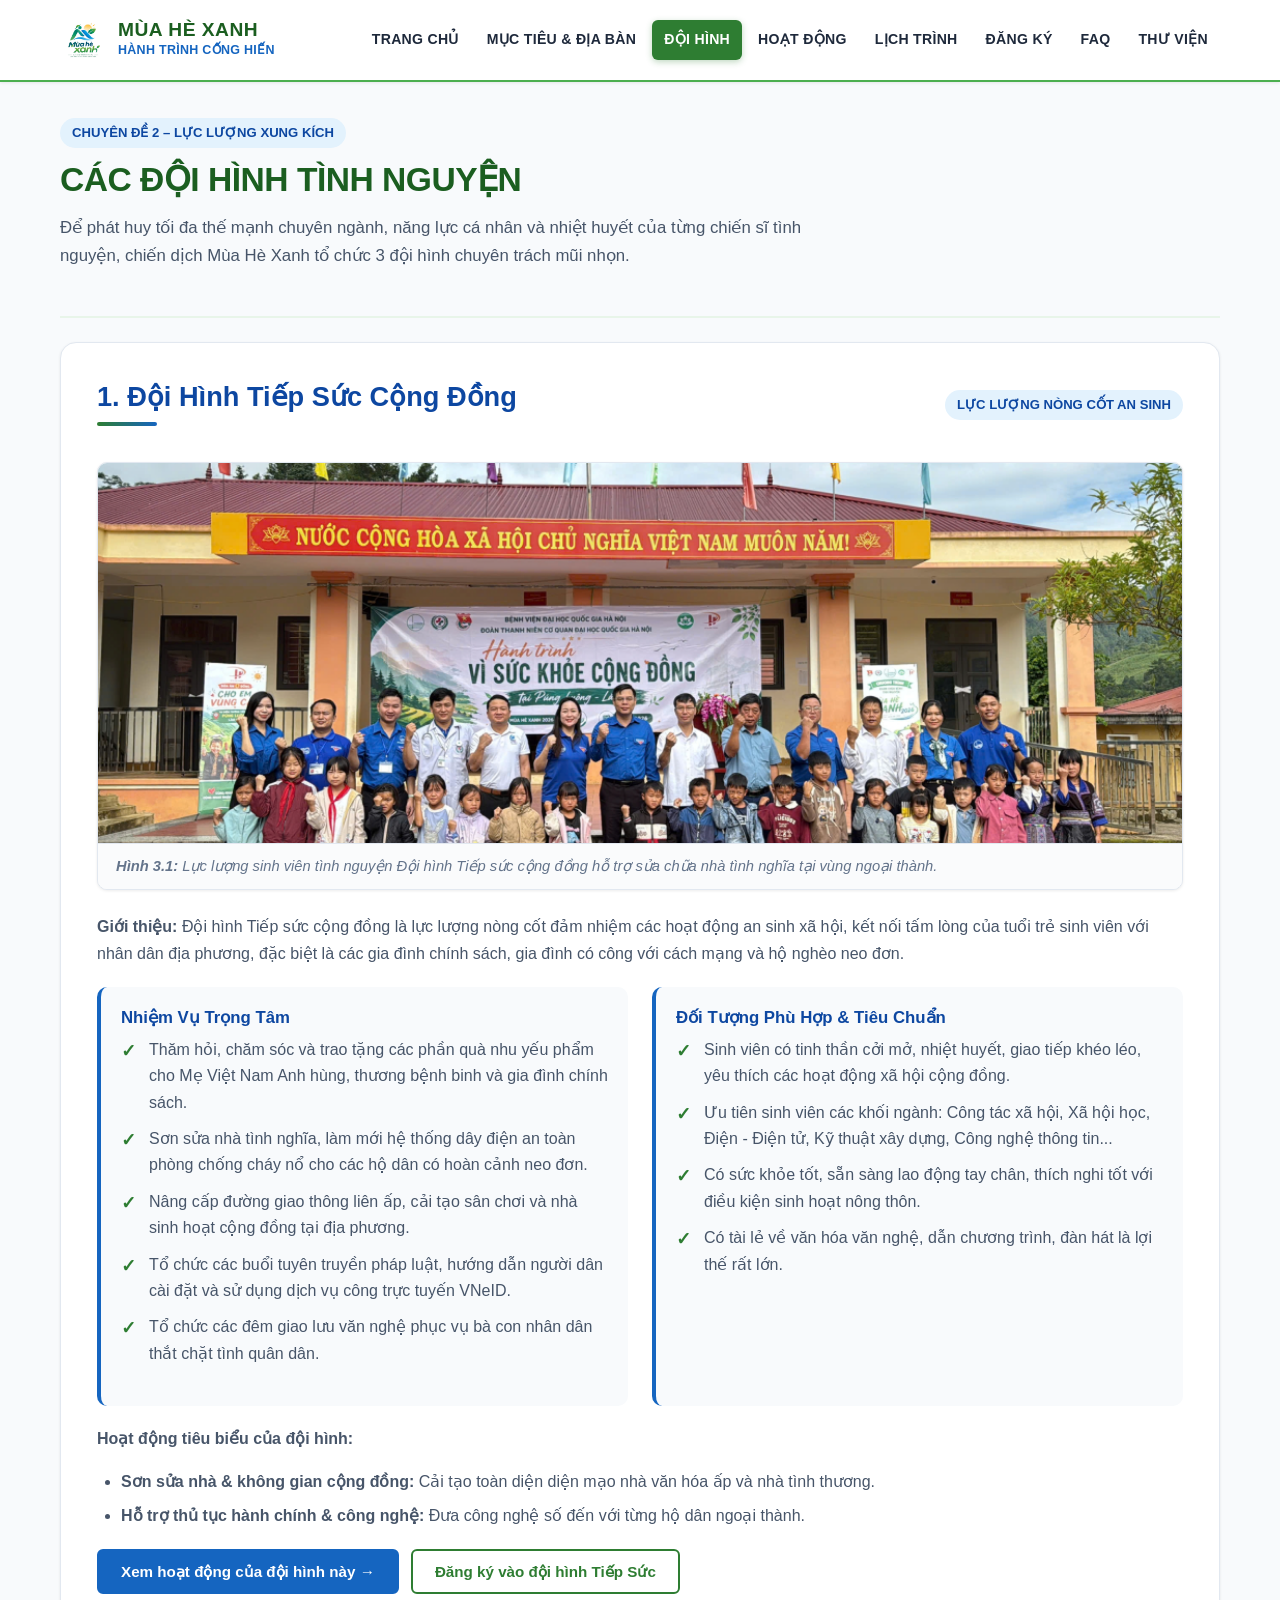
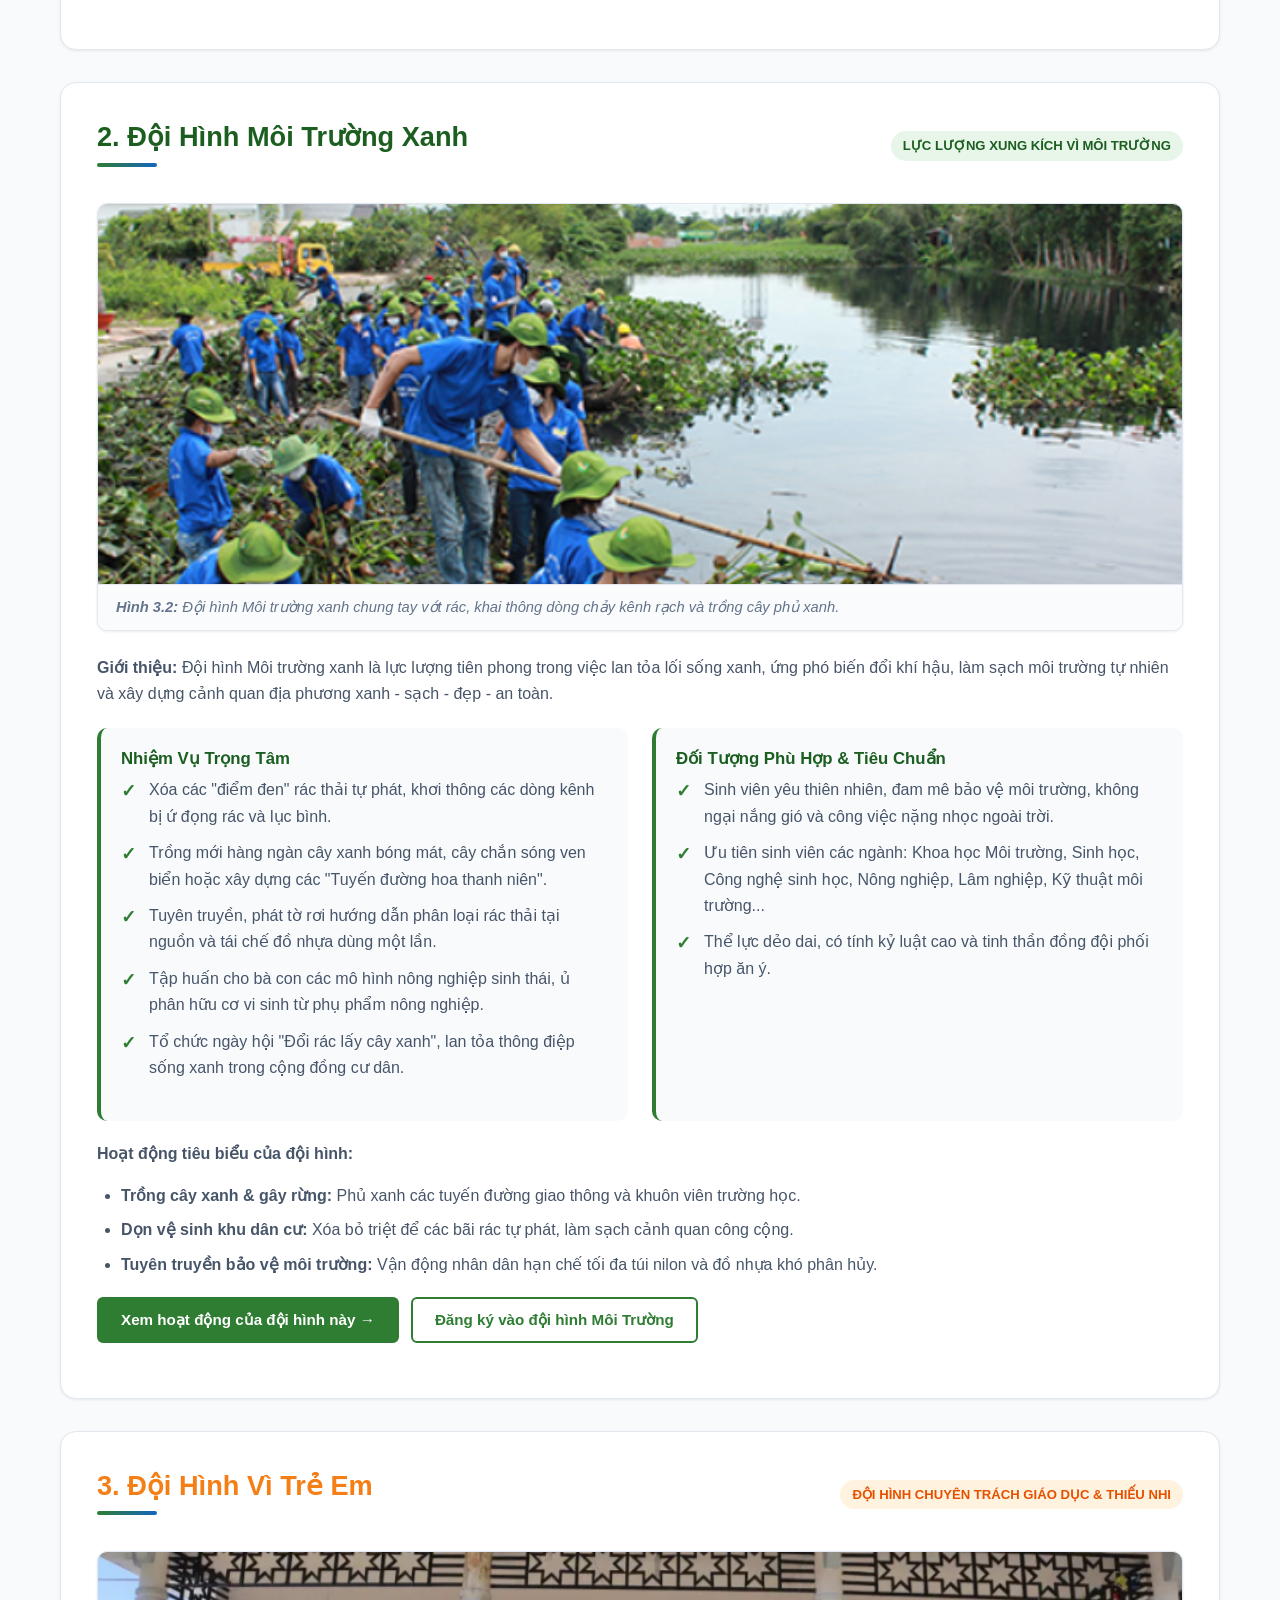
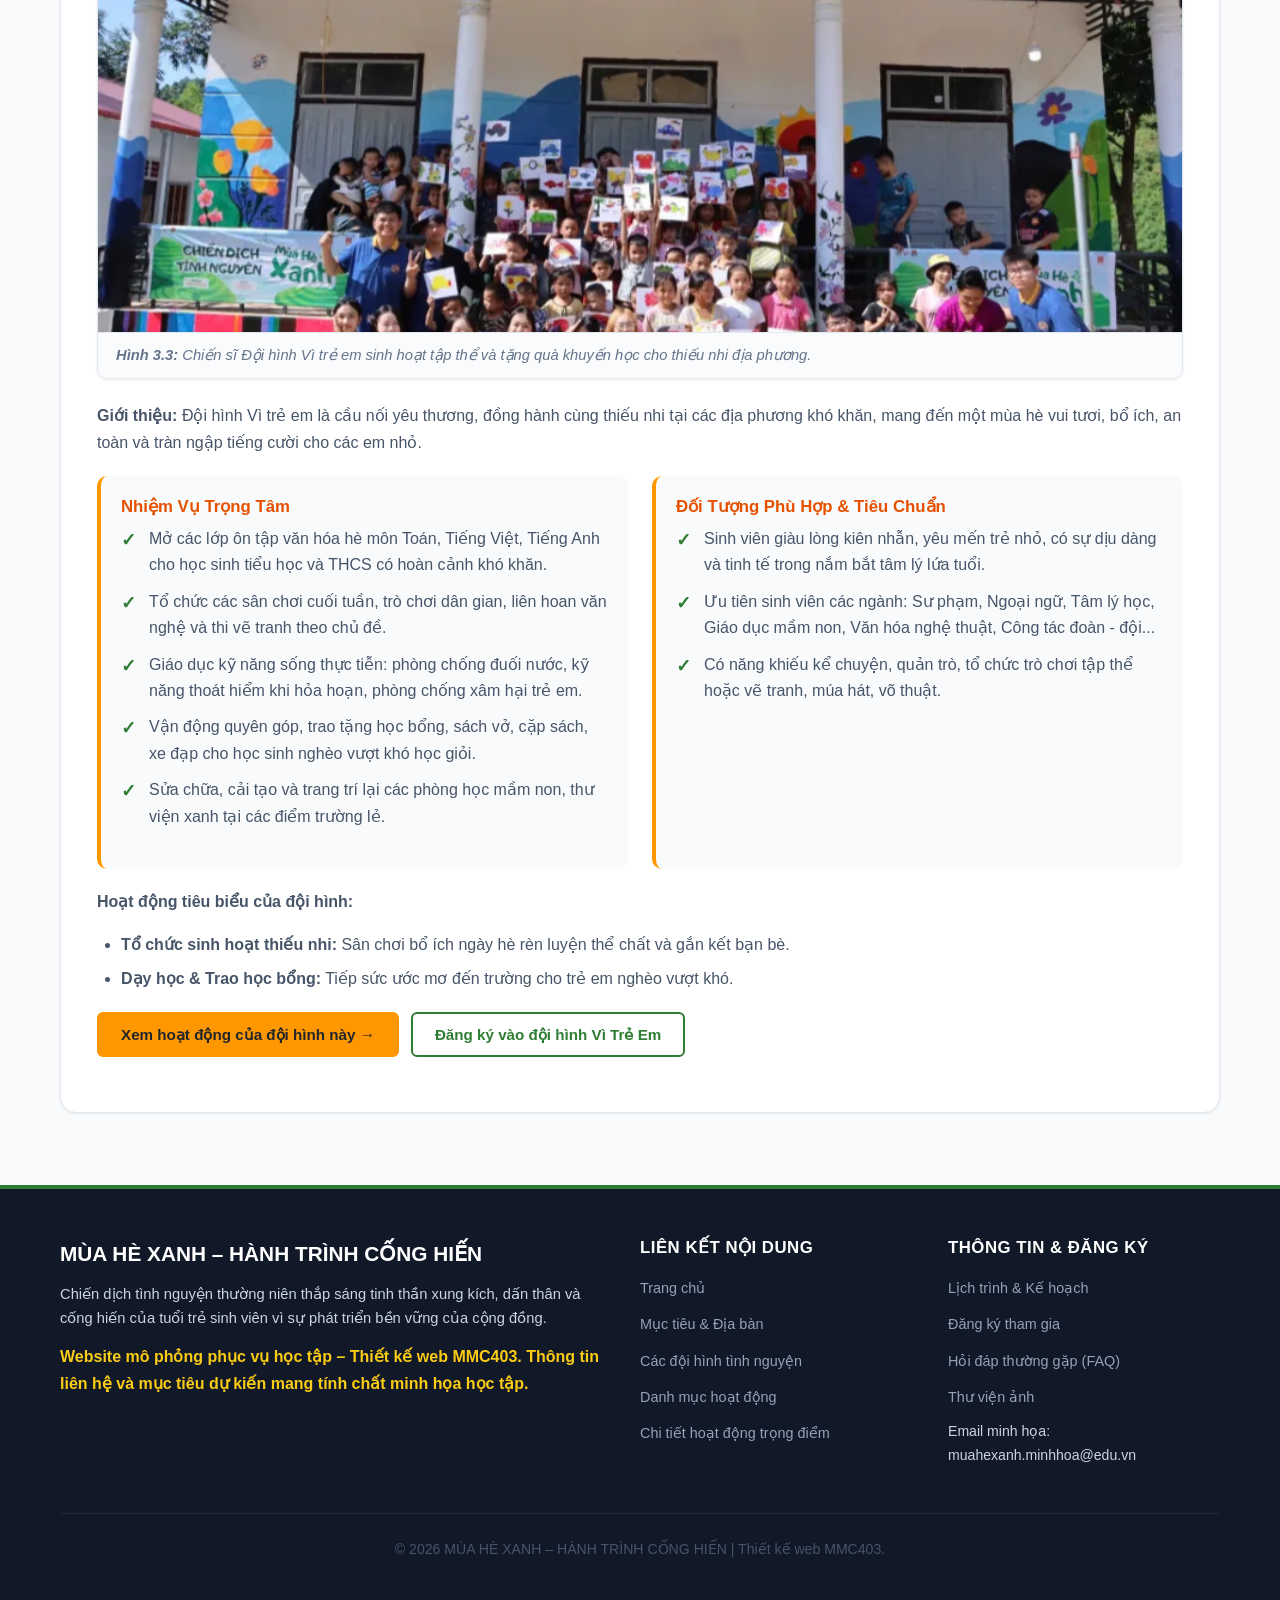
<file: doi-hinh.html>
<!DOCTYPE html>
<html lang="vi">
<head>
  <meta charset="UTF-8">
  <meta name="viewport" content="width=device-width, initial-scale=1.0">
  <title>Các Đội Hình Tình Nguyện | Mùa Hè Xanh – Hành Trình Cống Hiến</title>
  <!-- Bảng kiểu dáng CSS dùng chung cho toàn bộ website -->
  <link rel="stylesheet" href="css/style.css">
</head>
<body>
  <a href="#main-content" class="skip-link">Chuyển đến nội dung chính</a>

  <!-- ==================== HEADER & MENU ĐIỀU HƯỚNG ==================== -->
  <header class="site-header">
    <div class="container header-container">
      <a href="index.html" class="logo-brand" title="Về trang chủ Mùa Hè Xanh">
        <img src="images/logo.jpg" alt="Logo Mùa Hè Xanh" class="logo-img">
        <div class="logo-text">
          <span class="logo-title">MÙA HÈ XANH</span>
          <span class="logo-slogan">HÀNH TRÌNH CỐNG HIẾN</span>
        </div>
      </a>

      <button type="button" class="nav-toggle" id="nav-toggle-btn" aria-label="Mở menu điều hướng" aria-expanded="false">
        ☰
      </button>

      <nav class="main-nav" id="main-nav" aria-label="Điều hướng chính">
        <ul class="nav-list">
          <li class="nav-item"><a href="index.html" class="nav-link">Trang chủ</a></li>
          <li class="nav-item"><a href="muc-tieu-dia-ban.html" class="nav-link">Mục tiêu & Địa bàn</a></li>
          <li class="nav-item"><a href="doi-hinh.html" class="nav-link active" aria-current="page">Đội hình</a></li>
          <li class="nav-item"><a href="hoat-dong.html" class="nav-link">Hoạt động</a></li>
          <li class="nav-item"><a href="lich-trinh.html" class="nav-link">Lịch trình</a></li>
          <li class="nav-item"><a href="dang-ky.html" class="nav-link">Đăng ký</a></li>
          <li class="nav-item"><a href="faq.html" class="nav-link">FAQ</a></li>
          <li class="nav-item"><a href="thu-vien.html" class="nav-link">Thư viện</a></li>
        </ul>
      </nav>
    </div>
  </header>

  <!-- ==================== PHẦN THÂN NỘI DUNG CHÍNH ==================== -->
  <main id="main-content">
    <div class="container section-block">
      
      <!-- TIÊU ĐỀ CHÍNH H1 -->
      <header class="detail-header">
        <span class="badge-tag blue">Chuyên đề 2 – Lực lượng xung kích</span>
        <h1>CÁC ĐỘI HÌNH TÌNH NGUYỆN</h1>
        <p class="section-intro">Để phát huy tối đa thế mạnh chuyên ngành, năng lực cá nhân và nhiệt huyết của từng chiến sĩ tình nguyện, chiến dịch Mùa Hè Xanh tổ chức 3 đội hình chuyên trách mũi nhọn.</p>
      </header>

      <!-- ĐỘI HÌNH 1: TIẾP SỨC CỘNG ĐỒNG -->
      <article class="detail-article" id="doi-hinh-tiep-suc" aria-labelledby="dh1-title">
        <div style="display: flex; align-items: center; justify-content: space-between; flex-wrap: wrap; gap: 10px;">
          <h2 class="section-heading" id="dh1-title" style="color: var(--color-primary-blue-dark); margin-top: 0;">1. Đội Hình Tiếp Sức Cộng Đồng</h2>
          <span class="badge-tag blue">Lực lượng nòng cốt an sinh</span>
        </div>

        <figure>
          <img src="images/doi-hinh-1.png" alt="Chiến sĩ Đội hình Tiếp sức cộng đồng thực hiện công trình sửa nhà và thăm hỏi người dân" loading="lazy">
          <figcaption>
            <strong>Hình 3.1:</strong> Lực lượng sinh viên tình nguyện Đội hình Tiếp sức cộng đồng hỗ trợ sửa chữa nhà tình nghĩa tại vùng ngoại thành.
          </figcaption>
        </figure>

        <p><strong>Giới thiệu:</strong> Đội hình Tiếp sức cộng đồng là lực lượng nòng cốt đảm nhiệm các hoạt động an sinh xã hội, kết nối tấm lòng của tuổi trẻ sinh viên với nhân dân địa phương, đặc biệt là các gia đình chính sách, gia đình có công với cách mạng và hộ nghèo neo đơn.</p>

        <div class="info-grid-2">
          <div class="info-box">
            <h4>Nhiệm Vụ Trọng Tâm</h4>
            <ul class="checklist">
              <li>Thăm hỏi, chăm sóc và trao tặng các phần quà nhu yếu phẩm cho Mẹ Việt Nam Anh hùng, thương bệnh binh và gia đình chính sách.</li>
              <li>Sơn sửa nhà tình nghĩa, làm mới hệ thống dây điện an toàn phòng chống cháy nổ cho các hộ dân có hoàn cảnh neo đơn.</li>
              <li>Nâng cấp đường giao thông liên ấp, cải tạo sân chơi và nhà sinh hoạt cộng đồng tại địa phương.</li>
              <li>Tổ chức các buổi tuyên truyền pháp luật, hướng dẫn người dân cài đặt và sử dụng dịch vụ công trực tuyến VNeID.</li>
              <li>Tổ chức các đêm giao lưu văn nghệ phục vụ bà con nhân dân thắt chặt tình quân dân.</li>
            </ul>
          </div>

          <div class="info-box">
            <h4>Đối Tượng Phù Hợp & Tiêu Chuẩn</h4>
            <ul class="checklist">
              <li>Sinh viên có tinh thần cởi mở, nhiệt huyết, giao tiếp khéo léo, yêu thích các hoạt động xã hội cộng đồng.</li>
              <li>Ưu tiên sinh viên các khối ngành: Công tác xã hội, Xã hội học, Điện - Điện tử, Kỹ thuật xây dựng, Công nghệ thông tin...</li>
              <li>Có sức khỏe tốt, sẵn sàng lao động tay chân, thích nghi tốt với điều kiện sinh hoạt nông thôn.</li>
              <li>Có tài lẻ về văn hóa văn nghệ, dẫn chương trình, đàn hát là lợi thế rất lớn.</li>
            </ul>
          </div>
        </div>

        <p><strong>Hoạt động tiêu biểu của đội hình:</strong></p>
        <ul>
          <li><strong>Sơn sửa nhà & không gian cộng đồng:</strong> Cải tạo toàn diện diện mạo nhà văn hóa ấp và nhà tình thương.</li>
          <li><strong>Hỗ trợ thủ tục hành chính & công nghệ:</strong> Đưa công nghệ số đến với từng hộ dân ngoại thành.</li>
        </ul>

        <div class="btn-group">
          <a href="hoat-dong.html" class="btn btn-secondary">Xem hoạt động của đội hình này →</a>
          <a href="dang-ky.html" class="btn btn-outline">Đăng ký vào đội hình Tiếp Sức</a>
        </div>
      </article>

      <!-- ĐỘI HÌNH 2: MÔI TRƯỜNG XANH -->
      <article class="detail-article" id="doi-hinh-moi-truong" aria-labelledby="dh2-title">
        <div style="display: flex; align-items: center; justify-content: space-between; flex-wrap: wrap; gap: 10px;">
          <h2 class="section-heading" id="dh2-title" style="color: var(--color-primary-green-dark); margin-top: 0;">2. Đội Hình Môi Trường Xanh</h2>
          <span class="badge-tag green">Lực lượng xung kích vì môi trường</span>
        </div>

        <figure>
          <img src="images/doi-hinh-2.png" alt="Chiến sĩ Đội hình Môi trường xanh tham gia vớt bèo, trồng cây và thu gom rác ven kênh" loading="lazy">
          <figcaption>
            <strong>Hình 3.2:</strong> Đội hình Môi trường xanh chung tay vớt rác, khai thông dòng chảy kênh rạch và trồng cây phủ xanh.
          </figcaption>
        </figure>

        <p><strong>Giới thiệu:</strong> Đội hình Môi trường xanh là lực lượng tiên phong trong việc lan tỏa lối sống xanh, ứng phó biến đổi khí hậu, làm sạch môi trường tự nhiên và xây dựng cảnh quan địa phương xanh - sạch - đẹp - an toàn.</p>

        <div class="info-grid-2">
          <div class="info-box" style="border-left-color: var(--color-primary-green);">
            <h4 style="color: var(--color-primary-green-dark);">Nhiệm Vụ Trọng Tâm</h4>
            <ul class="checklist">
              <li>Xóa các "điểm đen" rác thải tự phát, khơi thông các dòng kênh bị ứ đọng rác và lục bình.</li>
              <li>Trồng mới hàng ngàn cây xanh bóng mát, cây chắn sóng ven biển hoặc xây dựng các "Tuyến đường hoa thanh niên".</li>
              <li>Tuyên truyền, phát tờ rơi hướng dẫn phân loại rác thải tại nguồn và tái chế đồ nhựa dùng một lần.</li>
              <li>Tập huấn cho bà con các mô hình nông nghiệp sinh thái, ủ phân hữu cơ vi sinh từ phụ phẩm nông nghiệp.</li>
              <li>Tổ chức ngày hội "Đổi rác lấy cây xanh", lan tỏa thông điệp sống xanh trong cộng đồng cư dân.</li>
            </ul>
          </div>

          <div class="info-box" style="border-left-color: var(--color-primary-green);">
            <h4 style="color: var(--color-primary-green-dark);">Đối Tượng Phù Hợp & Tiêu Chuẩn</h4>
            <ul class="checklist">
              <li>Sinh viên yêu thiên nhiên, đam mê bảo vệ môi trường, không ngại nắng gió và công việc nặng nhọc ngoài trời.</li>
              <li>Ưu tiên sinh viên các ngành: Khoa học Môi trường, Sinh học, Công nghệ sinh học, Nông nghiệp, Lâm nghiệp, Kỹ thuật môi trường...</li>
              <li>Thể lực dẻo dai, có tính kỷ luật cao và tinh thần đồng đội phối hợp ăn ý.</li>
            </ul>
          </div>
        </div>

        <p><strong>Hoạt động tiêu biểu của đội hình:</strong></p>
        <ul>
          <li><strong>Trồng cây xanh & gây rừng:</strong> Phủ xanh các tuyến đường giao thông và khuôn viên trường học.</li>
          <li><strong>Dọn vệ sinh khu dân cư:</strong> Xóa bỏ triệt để các bãi rác tự phát, làm sạch cảnh quan công cộng.</li>
          <li><strong>Tuyên truyền bảo vệ môi trường:</strong> Vận động nhân dân hạn chế tối đa túi nilon và đồ nhựa khó phân hủy.</li>
        </ul>

        <div class="btn-group">
          <a href="hoat-dong.html" class="btn btn-primary">Xem hoạt động của đội hình này →</a>
          <a href="dang-ky.html" class="btn btn-outline">Đăng ký vào đội hình Môi Trường</a>
        </div>
      </article>

      <!-- ĐỘI HÌNH 3: VÌ TRẺ EM -->
      <article class="detail-article" id="doi-hinh-vi-tre-em" aria-labelledby="dh3-title">
        <div style="display: flex; align-items: center; justify-content: space-between; flex-wrap: wrap; gap: 10px;">
          <h2 class="section-heading" id="dh3-title" style="color: var(--color-accent-gold); margin-top: 0;">3. Đội Hình Vì Trẻ Em</h2>
          <span class="badge-tag" style="background-color: #fff3e0; color: #e65100;">Đội hình chuyên trách giáo dục & thiếu nhi</span>
        </div>

        <figure>
          <img src="images/doi-hinh-3.png" alt="Đội hình Vì trẻ em tổ chức sân chơi văn nghệ và lớp học kỹ năng hè cho thiếu nhi khó khăn" loading="lazy">
          <figcaption>
            <strong>Hình 3.3:</strong> Chiến sĩ Đội hình Vì trẻ em sinh hoạt tập thể và tặng quà khuyến học cho thiếu nhi địa phương.
          </figcaption>
        </figure>

        <p><strong>Giới thiệu:</strong> Đội hình Vì trẻ em là cầu nối yêu thương, đồng hành cùng thiếu nhi tại các địa phương khó khăn, mang đến một mùa hè vui tươi, bổ ích, an toàn và tràn ngập tiếng cười cho các em nhỏ.</p>

        <div class="info-grid-2">
          <div class="info-box" style="border-left-color: var(--color-accent-amber);">
            <h4 style="color: #e65100;">Nhiệm Vụ Trọng Tâm</h4>
            <ul class="checklist">
              <li>Mở các lớp ôn tập văn hóa hè môn Toán, Tiếng Việt, Tiếng Anh cho học sinh tiểu học và THCS có hoàn cảnh khó khăn.</li>
              <li>Tổ chức các sân chơi cuối tuần, trò chơi dân gian, liên hoan văn nghệ và thi vẽ tranh theo chủ đề.</li>
              <li>Giáo dục kỹ năng sống thực tiễn: phòng chống đuối nước, kỹ năng thoát hiểm khi hỏa hoạn, phòng chống xâm hại trẻ em.</li>
              <li>Vận động quyên góp, trao tặng học bổng, sách vở, cặp sách, xe đạp cho học sinh nghèo vượt khó học giỏi.</li>
              <li>Sửa chữa, cải tạo và trang trí lại các phòng học mầm non, thư viện xanh tại các điểm trường lẻ.</li>
            </ul>
          </div>

          <div class="info-box" style="border-left-color: var(--color-accent-amber);">
            <h4 style="color: #e65100;">Đối Tượng Phù Hợp & Tiêu Chuẩn</h4>
            <ul class="checklist">
              <li>Sinh viên giàu lòng kiên nhẫn, yêu mến trẻ nhỏ, có sự dịu dàng và tinh tế trong nắm bắt tâm lý lứa tuổi.</li>
              <li>Ưu tiên sinh viên các ngành: Sư phạm, Ngoại ngữ, Tâm lý học, Giáo dục mầm non, Văn hóa nghệ thuật, Công tác đoàn - đội...</li>
              <li>Có năng khiếu kể chuyện, quản trò, tổ chức trò chơi tập thể hoặc vẽ tranh, múa hát, võ thuật.</li>
            </ul>
          </div>
        </div>

        <p><strong>Hoạt động tiêu biểu của đội hình:</strong></p>
        <ul>
          <li><strong>Tổ chức sinh hoạt thiếu nhi:</strong> Sân chơi bổ ích ngày hè rèn luyện thể chất và gắn kết bạn bè.</li>
          <li><strong>Dạy học & Trao học bổng:</strong> Tiếp sức ước mơ đến trường cho trẻ em nghèo vượt khó.</li>
        </ul>

        <div class="btn-group">
          <a href="hoat-dong.html" class="btn btn-accent">Xem hoạt động của đội hình này →</a>
          <a href="dang-ky.html" class="btn btn-outline">Đăng ký vào đội hình Vì Trẻ Em</a>
        </div>
      </article>

    </div>
  </main>

  <!-- ==================== FOOTER CHÂN TRANG THỐNG NHẤT ==================== -->
  <footer class="site-footer">
    <div class="container">
      <div class="footer-top">
        <div>
          <p class="footer-brand-title">MÙA HÈ XANH – HÀNH TRÌNH CỐNG HIẾN</p>
          <p class="footer-text">Chiến dịch tình nguyện thường niên thắp sáng tinh thần xung kích, dấn thân và cống hiến của tuổi trẻ sinh viên vì sự phát triển bền vững của cộng đồng.</p>
          <p class="footer-disclaimer">Website mô phỏng phục vụ học tập – Thiết kế web MMC403. Thông tin liên hệ và mục tiêu dự kiến mang tính chất minh họa học tập.</p>
        </div>
        <div>
          <h4 class="footer-heading">Liên kết nội dung</h4>
          <ul class="footer-links">
            <li><a href="index.html">Trang chủ</a></li>
            <li><a href="muc-tieu-dia-ban.html">Mục tiêu & Địa bàn</a></li>
            <li><a href="doi-hinh.html">Các đội hình tình nguyện</a></li>
            <li><a href="hoat-dong.html">Danh mục hoạt động</a></li>
            <li><a href="chi-tiet-hoat-dong.html">Chi tiết hoạt động trọng điểm</a></li>
          </ul>
        </div>
        <div>
          <h4 class="footer-heading">Thông tin & Đăng ký</h4>
          <ul class="footer-links">
            <li><a href="lich-trinh.html">Lịch trình & Kế hoạch</a></li>
            <li><a href="dang-ky.html">Đăng ký tham gia</a></li>
            <li><a href="faq.html">Hỏi đáp thường gặp (FAQ)</a></li>
            <li><a href="thu-vien.html">Thư viện ảnh</a></li>
            <li style="margin-top: 10px; color: #cbd5e1; font-size: 0.88rem;">Email minh họa: muahexanh.minhhoa@edu.vn</li>
          </ul>
        </div>
      </div>
      <div class="footer-bottom">
        <p>© 2026 MÙA HÈ XANH – HÀNH TRÌNH CỐNG HIẾN | Thiết kế web MMC403.</p>
      </div>
    </div>
  </footer>

  <script src="js/script.js"></script>
</body>
</html>
</file>
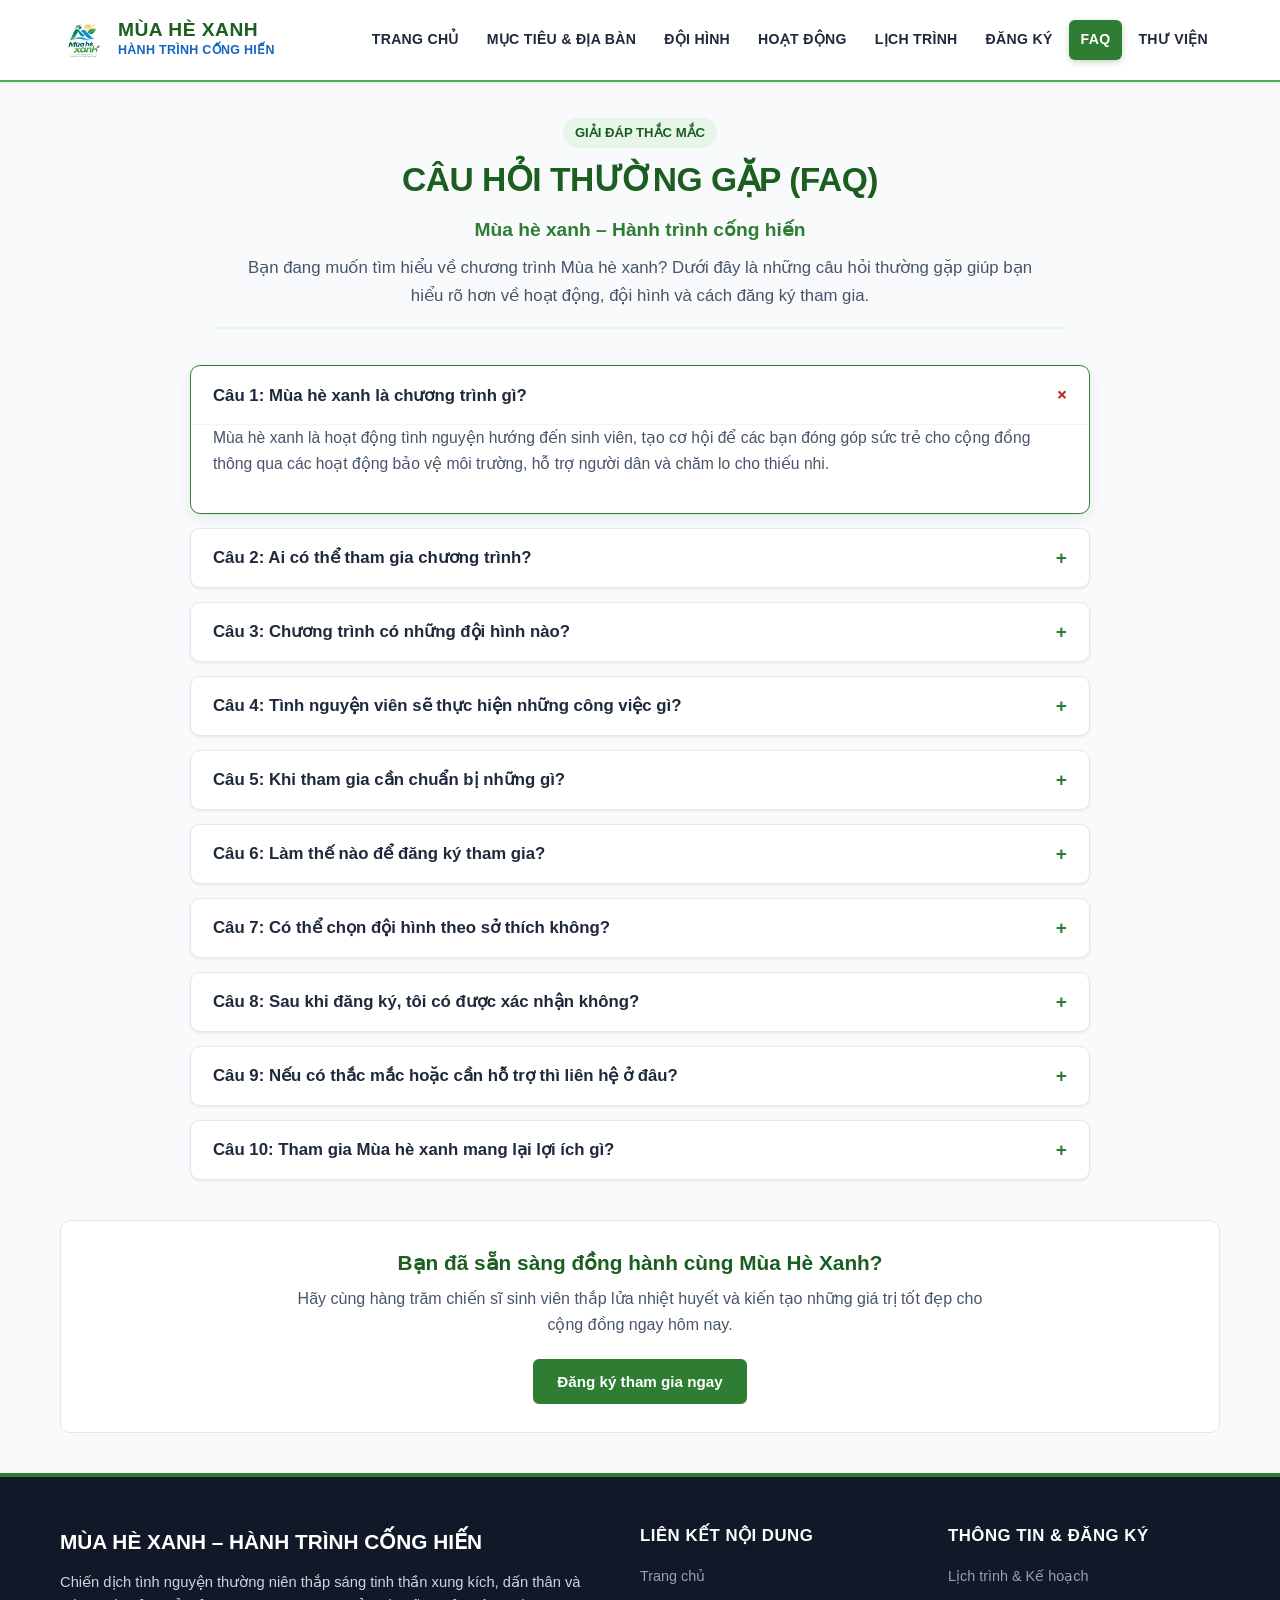
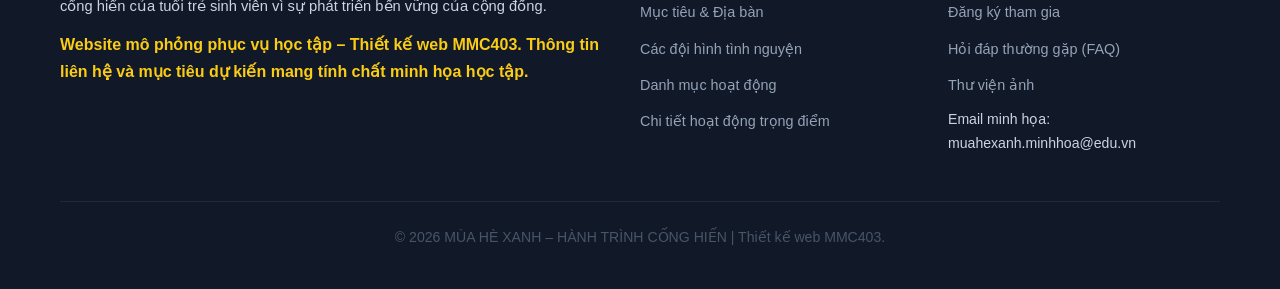
<file: faq.html>
<!DOCTYPE html>
<html lang="vi">
<head>
  <meta charset="UTF-8">
  <meta name="viewport" content="width=device-width, initial-scale=1.0">
  <title>Câu Hỏi Thường Gặp (FAQ) | Mùa Hè Xanh – Hành Trình Cống Hiến</title>
  <!-- Bảng kiểu dáng CSS dùng chung cho toàn bộ website -->
  <link rel="stylesheet" href="css/style.css">
</head>
<body>
  <a href="#main-content" class="skip-link">Chuyển đến nội dung chính</a>

  <!-- ==================== HEADER & MENU ĐIỀU HƯỚNG ==================== -->
  <header class="site-header">
    <div class="container header-container">
      <a href="index.html" class="logo-brand" title="Về trang chủ Mùa Hè Xanh">
        <img src="images/logo.jpg" alt="Logo Mùa Hè Xanh" class="logo-img">
        <div class="logo-text">
          <span class="logo-title">MÙA HÈ XANH</span>
          <span class="logo-slogan">HÀNH TRÌNH CỐNG HIẾN</span>
        </div>
      </a>

      <button type="button" class="nav-toggle" id="nav-toggle-btn" aria-label="Mở menu điều hướng" aria-expanded="false">
        ☰
      </button>

      <nav class="main-nav" id="main-nav" aria-label="Điều hướng chính">
        <ul class="nav-list">
          <li class="nav-item"><a href="index.html" class="nav-link">Trang chủ</a></li>
          <li class="nav-item"><a href="muc-tieu-dia-ban.html" class="nav-link">Mục tiêu & Địa bàn</a></li>
          <li class="nav-item"><a href="doi-hinh.html" class="nav-link">Đội hình</a></li>
          <li class="nav-item"><a href="hoat-dong.html" class="nav-link">Hoạt động</a></li>
          <li class="nav-item"><a href="lich-trinh.html" class="nav-link">Lịch trình</a></li>
          <li class="nav-item"><a href="dang-ky.html" class="nav-link">Đăng ký</a></li>
          <li class="nav-item"><a href="faq.html" class="nav-link active" aria-current="page">FAQ</a></li>
          <li class="nav-item"><a href="thu-vien.html" class="nav-link">Thư viện</a></li>
        </ul>
      </nav>
    </div>
  </header>

  <!-- ==================== PHẦN THÂN NỘI DUNG CHÍNH ==================== -->
  <main id="main-content">
    <div class="container section-block">
      
      <!-- TIÊU ĐỀ CHÍNH H1 -->
      <header class="detail-header text-center" style="max-width: 850px; margin: 0 auto 36px auto;">
        <span class="badge-tag green">Giải đáp thắc mắc</span>
        <h1>CÂU HỎI THƯỜNG GẶP (FAQ)</h1>
        <p style="font-size: 1.2rem; font-weight: 700; color: var(--color-primary-green); margin-bottom: 8px;">Mùa hè xanh – Hành trình cống hiến</p>
        <p class="section-intro" style="margin: 0 auto;">
          Bạn đang muốn tìm hiểu về chương trình Mùa hè xanh? Dưới đây là những câu hỏi thường gặp giúp bạn hiểu rõ hơn về hoạt động, đội hình và cách đăng ký tham gia.
        </p>
      </header>

      <!-- DANH SÁCH 10 CÂU HỎI ACCORDION (CHỨC NĂNG JAVASCRIPT ĐÓNG/MỞ) -->
      <div class="faq-list" role="region" aria-label="Danh sách câu hỏi thường gặp">
        
        <!-- CÂU 1 -->
        <article class="faq-item active">
          <button type="button" class="faq-trigger" aria-expanded="true" aria-controls="faq-ans-1" id="faq-btn-1">
            <span>Câu 1: Mùa hè xanh là chương trình gì?</span>
            <span class="faq-icon" aria-hidden="true">+</span>
          </button>
          <div class="faq-content" id="faq-ans-1" role="region" aria-labelledby="faq-btn-1">
            <p>Mùa hè xanh là hoạt động tình nguyện hướng đến sinh viên, tạo cơ hội để các bạn đóng góp sức trẻ cho cộng đồng thông qua các hoạt động bảo vệ môi trường, hỗ trợ người dân và chăm lo cho thiếu nhi.</p>
          </div>
        </article>

        <!-- CÂU 2 -->
        <article class="faq-item">
          <button type="button" class="faq-trigger" aria-expanded="false" aria-controls="faq-ans-2" id="faq-btn-2">
            <span>Câu 2: Ai có thể tham gia chương trình?</span>
            <span class="faq-icon" aria-hidden="true">+</span>
          </button>
          <div class="faq-content" id="faq-ans-2" role="region" aria-labelledby="faq-btn-2">
            <p>Sinh viên có tinh thần trách nhiệm, nhiệt tình, yêu thích hoạt động cộng đồng và sẵn sàng phối hợp với mọi người có thể đăng ký tham gia, tùy theo điều kiện cụ thể của chương trình.</p>
          </div>
        </article>

        <!-- CÂU 3 -->
        <article class="faq-item">
          <button type="button" class="faq-trigger" aria-expanded="false" aria-controls="faq-ans-3" id="faq-btn-3">
            <span>Câu 3: Chương trình có những đội hình nào?</span>
            <span class="faq-icon" aria-hidden="true">+</span>
          </button>
          <div class="faq-content" id="faq-ans-3" role="region" aria-labelledby="faq-btn-3">
            <p>Chương trình dự kiến có ba đội hình chính:</p>
            <ul>
              <li><strong>Môi trường xanh:</strong> Trồng cây, thu gom rác và tuyên truyền bảo vệ môi trường.</li>
              <li><strong>Tiếp sức cộng đồng:</strong> Hỗ trợ người dân và cải thiện không gian sinh hoạt chung.</li>
              <li><strong>Vì trẻ em:</strong> Tổ chức trò chơi, đọc sách và hoạt động kỹ năng cho thiếu nhi.</li>
            </ul>
          </div>
        </article>

        <!-- CÂU 4 -->
        <article class="faq-item">
          <button type="button" class="faq-trigger" aria-expanded="false" aria-controls="faq-ans-4" id="faq-btn-4">
            <span>Câu 4: Tình nguyện viên sẽ thực hiện những công việc gì?</span>
            <span class="faq-icon" aria-hidden="true">+</span>
          </button>
          <div class="faq-content" id="faq-ans-4" role="region" aria-labelledby="faq-btn-4">
            <p>Tình nguyện viên có thể tham gia trồng cây xanh, vệ sinh khu dân cư, tuyên truyền bảo vệ môi trường, hỗ trợ cộng đồng và tổ chức các hoạt động vui chơi cho trẻ em.</p>
          </div>
        </article>

        <!-- CÂU 5 -->
        <article class="faq-item">
          <button type="button" class="faq-trigger" aria-expanded="false" aria-controls="faq-ans-5" id="faq-btn-5">
            <span>Câu 5: Khi tham gia cần chuẩn bị những gì?</span>
            <span class="faq-icon" aria-hidden="true">+</span>
          </button>
          <div class="faq-content" id="faq-ans-5" role="region" aria-labelledby="faq-btn-5">
            <p>Bạn nên chuẩn bị trang phục gọn gàng, giày dép phù hợp, nước uống, vật dụng cá nhân và các dụng cụ theo hướng dẫn của ban tổ chức. Đồng thời, hãy giữ tinh thần hợp tác, chủ động và tuân thủ các quy định an toàn.</p>
          </div>
        </article>

        <!-- CÂU 6 -->
        <article class="faq-item">
          <button type="button" class="faq-trigger" aria-expanded="false" aria-controls="faq-ans-6" id="faq-btn-6">
            <span>Câu 6: Làm thế nào để đăng ký tham gia?</span>
            <span class="faq-icon" aria-hidden="true">+</span>
          </button>
          <div class="faq-content" id="faq-ans-6" role="region" aria-labelledby="faq-btn-6">
            <p>Bạn truy cập trang <strong>Đăng ký</strong>, điền các thông tin cần thiết như họ tên, email, số điện thoại, đội hình mong muốn và thời gian có thể tham gia, sau đó nhấn nút gửi đăng ký.</p>
          </div>
        </article>

        <!-- CÂU 7 -->
        <article class="faq-item">
          <button type="button" class="faq-trigger" aria-expanded="false" aria-controls="faq-ans-7" id="faq-btn-7">
            <span>Câu 7: Có thể chọn đội hình theo sở thích không?</span>
            <span class="faq-icon" aria-hidden="true">+</span>
          </button>
          <div class="faq-content" id="faq-ans-7" role="region" aria-labelledby="faq-btn-7">
            <p>Bạn có thể chọn đội hình phù hợp với sở thích, khả năng và thời gian của mình. Việc phân công chính thức sẽ phụ thuộc vào kế hoạch và điều kiện tổ chức thực tế.</p>
          </div>
        </article>

        <!-- CÂU 8 -->
        <article class="faq-item">
          <button type="button" class="faq-trigger" aria-expanded="false" aria-controls="faq-ans-8" id="faq-btn-8">
            <span>Câu 8: Sau khi đăng ký, tôi có được xác nhận không?</span>
            <span class="faq-icon" aria-hidden="true">+</span>
          </button>
          <div class="faq-content" id="faq-ans-8" role="region" aria-labelledby="faq-btn-8">
            <p>Trong phiên bản website minh họa, hệ thống sẽ hiển thị thông báo khi bạn điền thông tin hợp lệ. Đây chỉ là thông báo mô phỏng, không có nghĩa là thông tin đã được gửi đến ban tổ chức.</p>
          </div>
        </article>

        <!-- CÂU 9 -->
        <article class="faq-item">
          <button type="button" class="faq-trigger" aria-expanded="false" aria-controls="faq-ans-9" id="faq-btn-9">
            <span>Câu 9: Nếu có thắc mắc hoặc cần hỗ trợ thì liên hệ ở đâu?</span>
            <span class="faq-icon" aria-hidden="true">+</span>
          </button>
          <div class="faq-content" id="faq-ans-9" role="region" aria-labelledby="faq-btn-9">
            <p>Bạn có thể liên hệ qua thông tin đầu mối giả định phục vụ học tập:</p>
            <p style="background-color: #f8fafc; padding: 12px; border-radius: var(--radius-sm); border-left: 3px solid var(--color-primary-blue);">
              <strong>Ban Chỉ huy Chiến dịch Mùa Hè Xanh (Minh họa MMC403)</strong><br>
              Email: <code>muahexanh.minhhoa@edu.vn</code> | Điện thoại: <code>028 0000 0000</code><br>
              <em>(Nội dung liên hệ mang tính chất minh họa học tập).</em>
            </p>
          </div>
        </article>

        <!-- CÂU 10 -->
        <article class="faq-item">
          <button type="button" class="faq-trigger" aria-expanded="false" aria-controls="faq-ans-10" id="faq-btn-10">
            <span>Câu 10: Tham gia Mùa hè xanh mang lại lợi ích gì?</span>
            <span class="faq-icon" aria-hidden="true">+</span>
          </button>
          <div class="faq-content" id="faq-ans-10" role="region" aria-labelledby="faq-btn-10">
            <p>Chương trình giúp sinh viên rèn luyện kỹ năng giao tiếp, làm việc nhóm, tổ chức hoạt động và giải quyết vấn đề. Đồng thời, đây cũng là cơ hội để các bạn hiểu hơn về cộng đồng và phát huy tinh thần trách nhiệm xã hội.</p>
          </div>
        </article>

      </div>

      <!-- LỜI KÊU GỌI HÀNH ĐỘNG -->
      <div style="background-color: #ffffff; padding: 28px; border-radius: var(--radius-md); border: 1px solid var(--color-border-light); margin-top: 40px; text-align: center;">
        <h3 style="color: var(--color-primary-green-dark); margin-bottom: 10px;">Bạn đã sẵn sàng đồng hành cùng Mùa Hè Xanh?</h3>
        <p style="max-width: 700px; margin: 0 auto 20px auto;">Hãy cùng hàng trăm chiến sĩ sinh viên thắp lửa nhiệt huyết và kiến tạo những giá trị tốt đẹp cho cộng đồng ngay hôm nay.</p>
        <a href="dang-ky.html" class="btn btn-primary">Đăng ký tham gia ngay</a>
      </div>

    </div>
  </main>

  <!-- ==================== FOOTER CHÂN TRANG THỐNG NHẤT ==================== -->
  <footer class="site-footer">
    <div class="container">
      <div class="footer-top">
        <div>
          <p class="footer-brand-title">MÙA HÈ XANH – HÀNH TRÌNH CỐNG HIẾN</p>
          <p class="footer-text">Chiến dịch tình nguyện thường niên thắp sáng tinh thần xung kích, dấn thân và cống hiến của tuổi trẻ sinh viên vì sự phát triển bền vững của cộng đồng.</p>
          <p class="footer-disclaimer">Website mô phỏng phục vụ học tập – Thiết kế web MMC403. Thông tin liên hệ và mục tiêu dự kiến mang tính chất minh họa học tập.</p>
        </div>
        <div>
          <h4 class="footer-heading">Liên kết nội dung</h4>
          <ul class="footer-links">
            <li><a href="index.html">Trang chủ</a></li>
            <li><a href="muc-tieu-dia-ban.html">Mục tiêu & Địa bàn</a></li>
            <li><a href="doi-hinh.html">Các đội hình tình nguyện</a></li>
            <li><a href="hoat-dong.html">Danh mục hoạt động</a></li>
            <li><a href="chi-tiet-hoat-dong.html">Chi tiết hoạt động trọng điểm</a></li>
          </ul>
        </div>
        <div>
          <h4 class="footer-heading">Thông tin & Đăng ký</h4>
          <ul class="footer-links">
            <li><a href="lich-trinh.html">Lịch trình & Kế hoạch</a></li>
            <li><a href="dang-ky.html">Đăng ký tham gia</a></li>
            <li><a href="faq.html">Hỏi đáp thường gặp (FAQ)</a></li>
            <li><a href="thu-vien.html">Thư viện ảnh</a></li>
            <li style="margin-top: 10px; color: #cbd5e1; font-size: 0.88rem;">Email minh họa: muahexanh.minhhoa@edu.vn</li>
          </ul>
        </div>
      </div>
      <div class="footer-bottom">
        <p>© 2026 MÙA HÈ XANH – HÀNH TRÌNH CỐNG HIẾN | Thiết kế web MMC403.</p>
      </div>
    </div>
  </footer>

  <script src="js/script.js"></script>
</body>
</html>
</file>
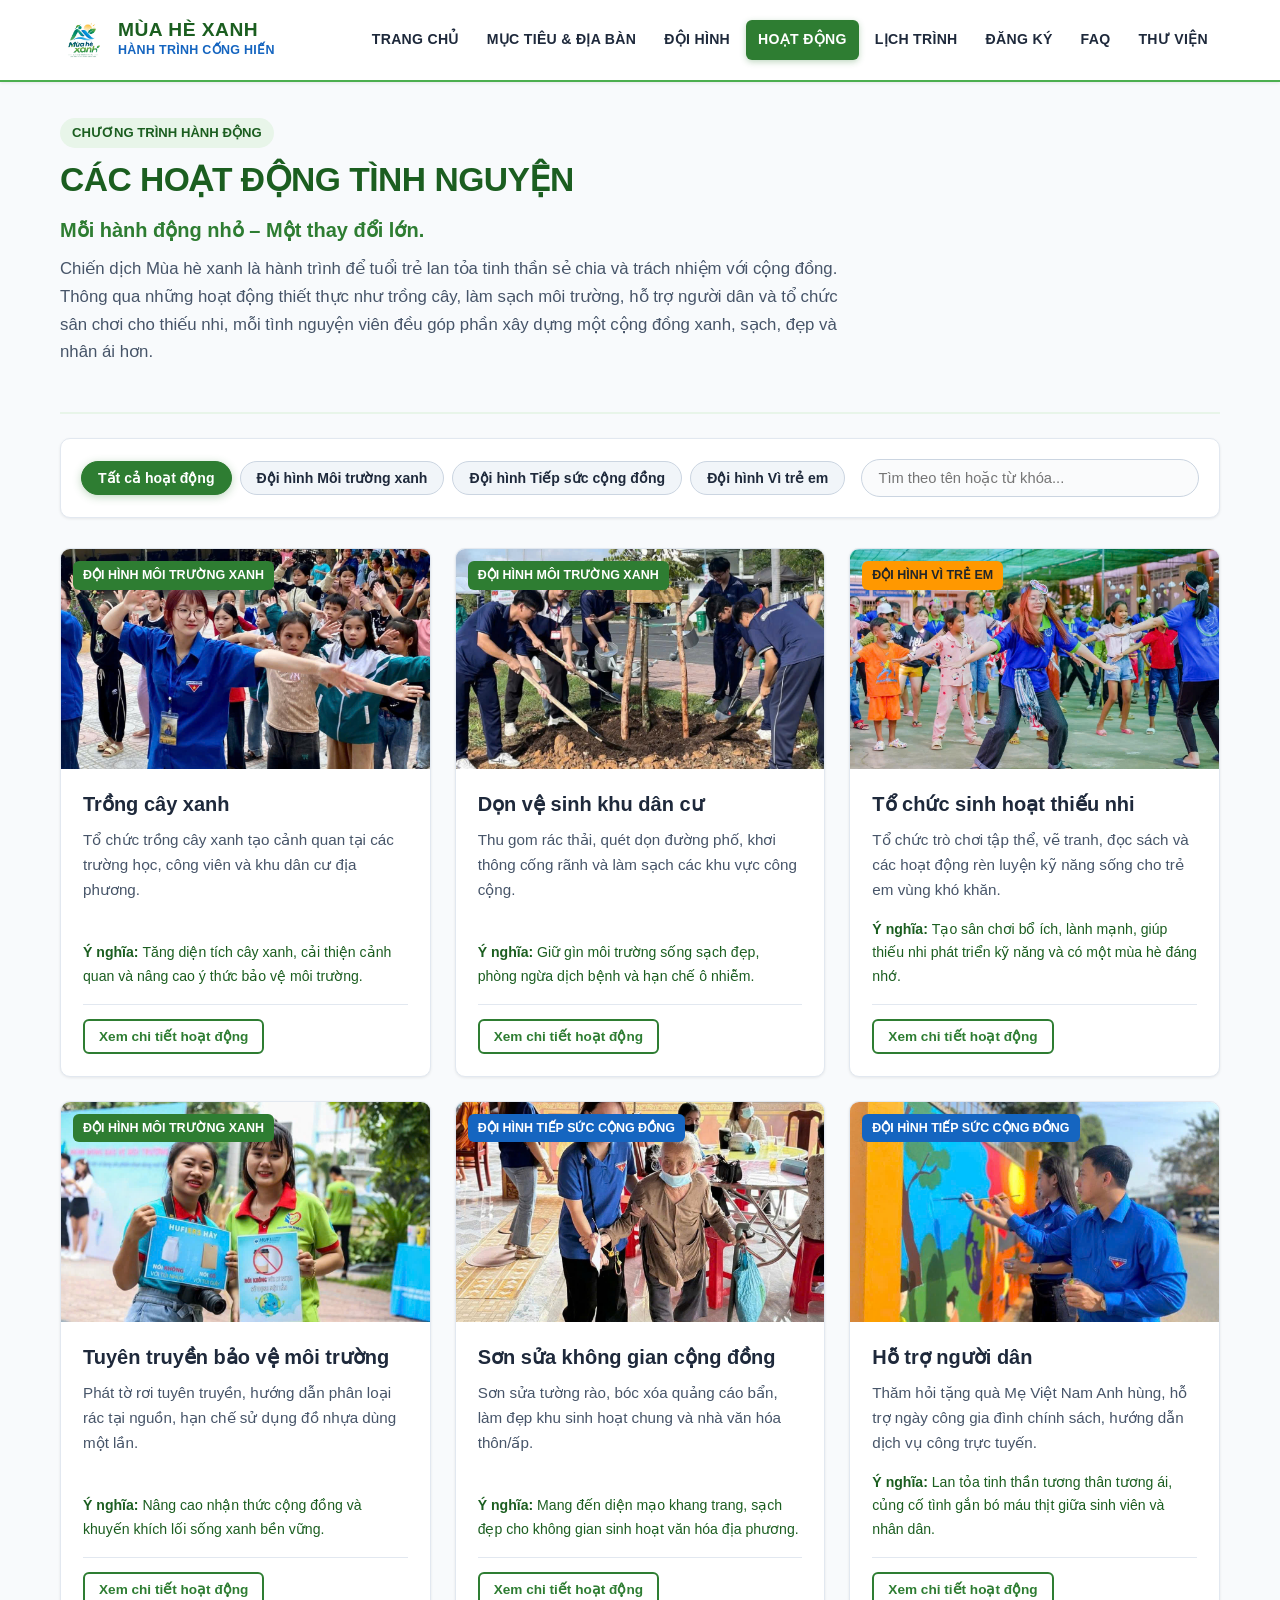
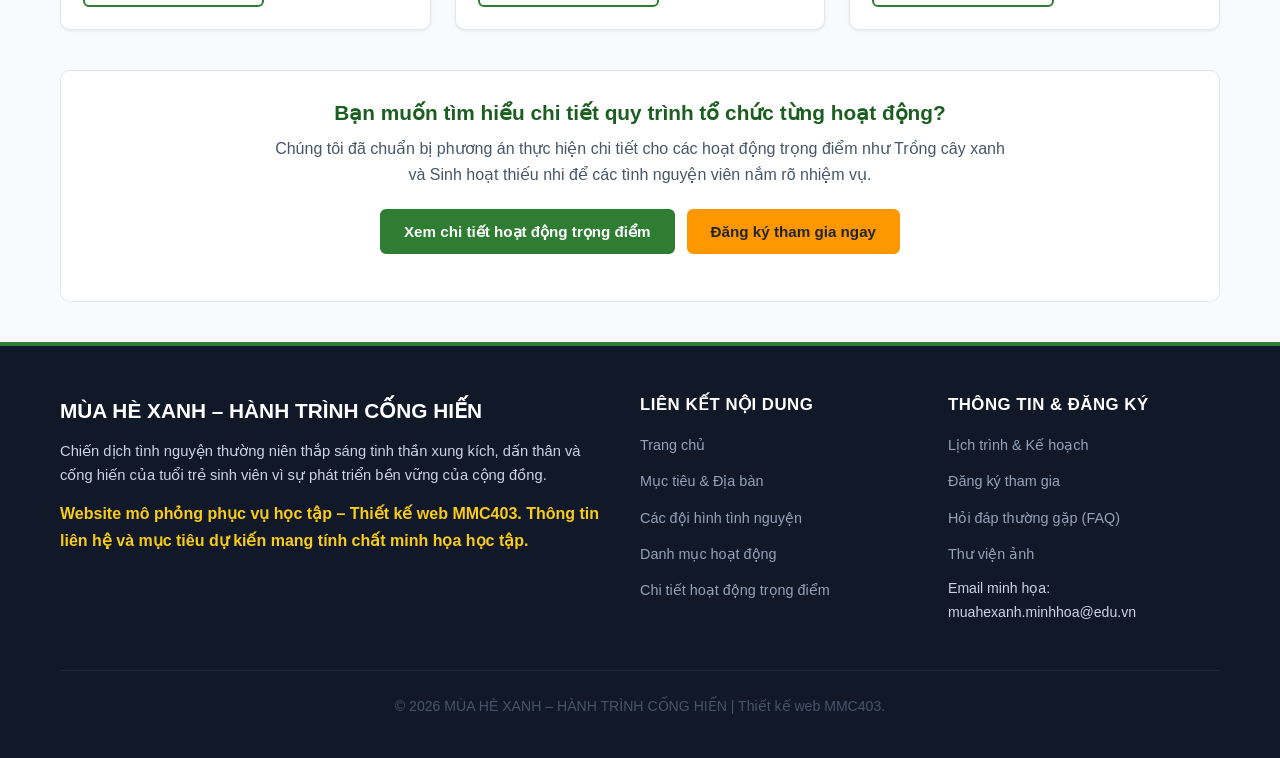
<file: hoat-dong.html>
<!DOCTYPE html>
<html lang="vi">
<head>
  <meta charset="UTF-8">
  <meta name="viewport" content="width=device-width, initial-scale=1.0">
  <title>Danh Mục Hoạt Động | Mùa Hè Xanh – Hành Trình Cống Hiến</title>
  <!-- Bảng kiểu dáng CSS dùng chung cho toàn bộ website -->
  <link rel="stylesheet" href="css/style.css">
</head>
<body>
  <a href="#main-content" class="skip-link">Chuyển đến nội dung chính</a>

  <!-- ==================== HEADER & MENU ĐIỀU HƯỚNG ==================== -->
  <header class="site-header">
    <div class="container header-container">
      <a href="index.html" class="logo-brand" title="Về trang chủ Mùa Hè Xanh">
        <img src="images/logo.jpg" alt="Logo Mùa Hè Xanh" class="logo-img">
        <div class="logo-text">
          <span class="logo-title">MÙA HÈ XANH</span>
          <span class="logo-slogan">HÀNH TRÌNH CỐNG HIẾN</span>
        </div>
      </a>

      <button type="button" class="nav-toggle" id="nav-toggle-btn" aria-label="Mở menu điều hướng" aria-expanded="false">
        ☰
      </button>

      <nav class="main-nav" id="main-nav" aria-label="Điều hướng chính">
        <ul class="nav-list">
          <li class="nav-item"><a href="index.html" class="nav-link">Trang chủ</a></li>
          <li class="nav-item"><a href="muc-tieu-dia-ban.html" class="nav-link">Mục tiêu & Địa bàn</a></li>
          <li class="nav-item"><a href="doi-hinh.html" class="nav-link">Đội hình</a></li>
          <li class="nav-item"><a href="hoat-dong.html" class="nav-link active" aria-current="page">Hoạt động</a></li>
          <li class="nav-item"><a href="lich-trinh.html" class="nav-link">Lịch trình</a></li>
          <li class="nav-item"><a href="dang-ky.html" class="nav-link">Đăng ký</a></li>
          <li class="nav-item"><a href="faq.html" class="nav-link">FAQ</a></li>
          <li class="nav-item"><a href="thu-vien.html" class="nav-link">Thư viện</a></li>
        </ul>
      </nav>
    </div>
  </header>

  <!-- ==================== PHẦN THÂN NỘI DUNG CHÍNH ==================== -->
  <main id="main-content">
    <div class="container section-block">
      
      <!-- TIÊU ĐỀ CHÍNH H1 -->
      <header class="detail-header">
        <span class="badge-tag green">Chương trình hành động</span>
        <h1>CÁC HOẠT ĐỘNG TÌNH NGUYỆN</h1>
        <p style="font-size: 1.25rem; font-weight: 700; color: var(--color-primary-green); margin-bottom: 8px;">Mỗi hành động nhỏ – Một thay đổi lớn.</p>
        <p class="section-intro">
          Chiến dịch Mùa hè xanh là hành trình để tuổi trẻ lan tỏa tinh thần sẻ chia và trách nhiệm với cộng đồng. Thông qua những hoạt động thiết thực như trồng cây, làm sạch môi trường, hỗ trợ người dân và tổ chức sân chơi cho thiếu nhi, mỗi tình nguyện viên đều góp phần xây dựng một cộng đồng xanh, sạch, đẹp và nhân ái hơn.
        </p>
      </header>

      <!-- THANH TƯƠNG TÁC JAVASCRIPT: BỘ LỌC ĐỘI HÌNH & TÌM KIẾM TỪ KHÓA (CHỨC NĂNG 1) -->
      <section class="filter-search-bar" aria-label="Bộ lọc và tìm kiếm hoạt động">
        <!-- Nút bấm lọc theo đội hình -->
        <div class="filter-buttons" role="group" aria-label="Lọc theo đội hình">
          <button type="button" class="filter-btn active" data-filter="all">Tất cả hoạt động</button>
          <button type="button" class="filter-btn" data-filter="moi-truong">Đội hình Môi trường xanh</button>
          <button type="button" class="filter-btn" data-filter="tiep-suc">Đội hình Tiếp sức cộng đồng</button>
          <button type="button" class="filter-btn" data-filter="vi-tre-em">Đội hình Vì trẻ em</button>
        </div>

        <!-- Ô nhập tìm kiếm từ khóa -->
        <div class="search-box">
          <label for="activity-search" class="visually-hidden" style="display:none;">Tìm kiếm hoạt động</label>
          <input type="text" id="activity-search" class="search-input" placeholder="Tìm theo tên hoặc từ khóa..." autocomplete="off">
          <button type="button" id="clear-search-btn" class="search-clear-btn" title="Xóa tìm kiếm" aria-label="Xóa nội dung tìm kiếm">✕</button>
        </div>
      </section>

      <!-- THÔNG BÁO KHI KHÔNG CÓ KẾT QUẢ TÌM KIẾM / LỌC -->
      <div id="no-results-alert" class="no-results-alert" role="alert">
        <p><strong>Không tìm thấy hoạt động nào phù hợp!</strong></p>
        <p style="margin-bottom: 0;">Vui lòng thử lại với từ khóa khác hoặc chuyển sang chế độ <em>"Tất cả hoạt động"</em>.</p>
      </div>

      <!-- LƯỚI DANH SÁCH 6 HOẠT ĐỘNG TIÊU BIỂU (ĐƯỢC RENDER HOẶC DUYỆT BỞI JS) -->
      <div class="grid-3" id="activities-grid">
        <!-- Nội dung được dựng tự động an toàn bởi JavaScript (file js/script.js) -->
        <noscript>
          <!-- Phương án dự phòng cho trình duyệt tắt JavaScript -->
          <article class="card">
            <div class="card-body">
              <h3>Trồng cây xanh</h3>
              <p>Tổ chức trồng cây tại trường học, công viên và khu dân cư.</p>
              <p><strong>Ý nghĩa:</strong> Tăng diện tích cây xanh, cải thiện cảnh quan.</p>
              <a href="chi-tiet-hoat-dong.html#trong-cay" class="btn btn-outline btn-sm">Xem chi tiết</a>
            </div>
          </article>
        </noscript>
      </div>

      <!-- LIÊN KẾT NHANH SANG TRANG CHI TIẾT VÀ ĐĂNG KÝ -->
      <div style="background-color: #ffffff; padding: 28px; border-radius: var(--radius-md); border: 1px solid var(--color-border-light); margin-top: 40px; text-align: center;">
        <h3 style="color: var(--color-primary-green-dark); margin-bottom: 10px;">Bạn muốn tìm hiểu chi tiết quy trình tổ chức từng hoạt động?</h3>
        <p style="max-width: 750px; margin: 0 auto 20px auto;">Chúng tôi đã chuẩn bị phương án thực hiện chi tiết cho các hoạt động trọng điểm như Trồng cây xanh và Sinh hoạt thiếu nhi để các tình nguyện viên nắm rõ nhiệm vụ.</p>
        <div class="btn-group" style="justify-content: center;">
          <a href="chi-tiet-hoat-dong.html" class="btn btn-primary">Xem chi tiết hoạt động trọng điểm</a>
          <a href="dang-ky.html" class="btn btn-accent">Đăng ký tham gia ngay</a>
        </div>
      </div>

    </div>
  </main>

  <!-- ==================== FOOTER CHÂN TRANG THỐNG NHẤT ==================== -->
  <footer class="site-footer">
    <div class="container">
      <div class="footer-top">
        <div>
          <p class="footer-brand-title">MÙA HÈ XANH – HÀNH TRÌNH CỐNG HIẾN</p>
          <p class="footer-text">Chiến dịch tình nguyện thường niên thắp sáng tinh thần xung kích, dấn thân và cống hiến của tuổi trẻ sinh viên vì sự phát triển bền vững của cộng đồng.</p>
          <p class="footer-disclaimer">Website mô phỏng phục vụ học tập – Thiết kế web MMC403. Thông tin liên hệ và mục tiêu dự kiến mang tính chất minh họa học tập.</p>
        </div>
        <div>
          <h4 class="footer-heading">Liên kết nội dung</h4>
          <ul class="footer-links">
            <li><a href="index.html">Trang chủ</a></li>
            <li><a href="muc-tieu-dia-ban.html">Mục tiêu & Địa bàn</a></li>
            <li><a href="doi-hinh.html">Các đội hình tình nguyện</a></li>
            <li><a href="hoat-dong.html">Danh mục hoạt động</a></li>
            <li><a href="chi-tiet-hoat-dong.html">Chi tiết hoạt động trọng điểm</a></li>
          </ul>
        </div>
        <div>
          <h4 class="footer-heading">Thông tin & Đăng ký</h4>
          <ul class="footer-links">
            <li><a href="lich-trinh.html">Lịch trình & Kế hoạch</a></li>
            <li><a href="dang-ky.html">Đăng ký tham gia</a></li>
            <li><a href="faq.html">Hỏi đáp thường gặp (FAQ)</a></li>
            <li><a href="thu-vien.html">Thư viện ảnh</a></li>
            <li style="margin-top: 10px; color: #cbd5e1; font-size: 0.88rem;">Email minh họa: muahexanh.minhhoa@edu.vn</li>
          </ul>
        </div>
      </div>
      <div class="footer-bottom">
        <p>© 2026 MÙA HÈ XANH – HÀNH TRÌNH CỐNG HIẾN | Thiết kế web MMC403.</p>
      </div>
    </div>
  </footer>

  <script src="js/script.js"></script>
</body>
</html>
</file>
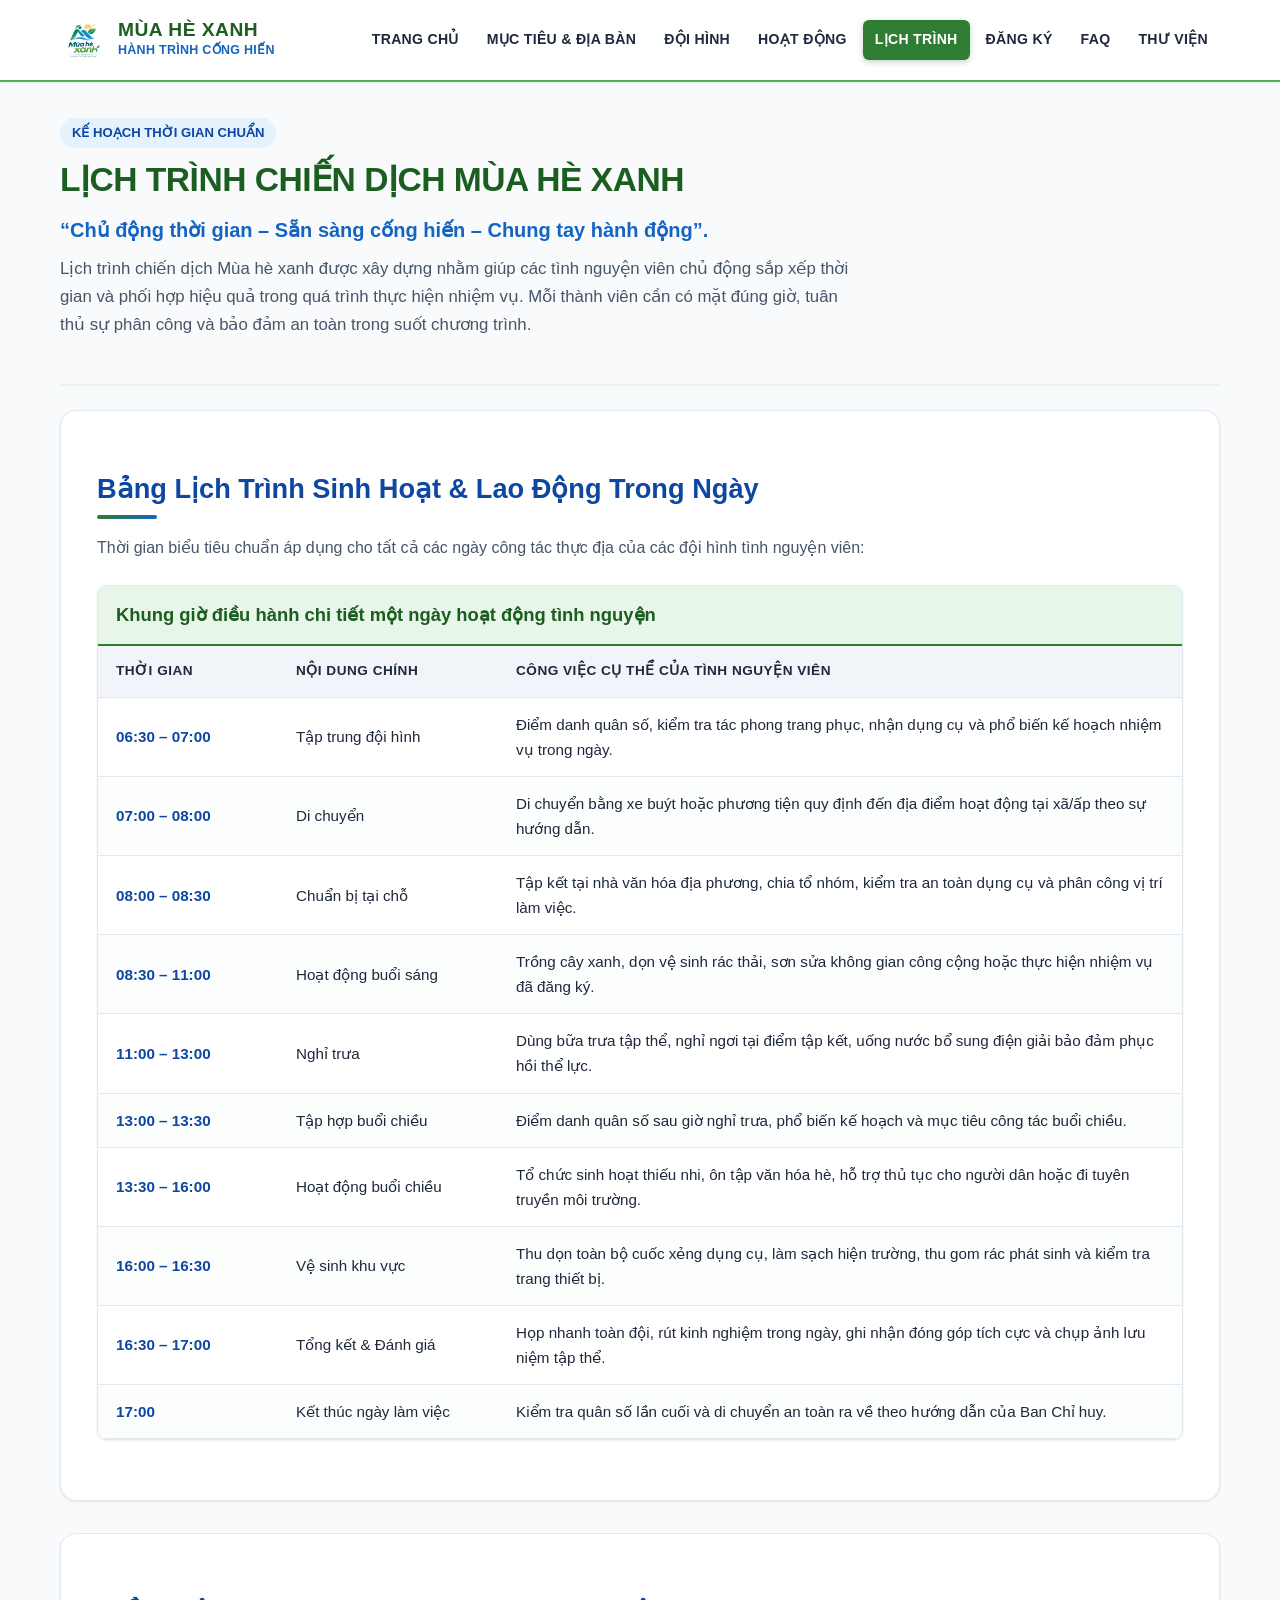
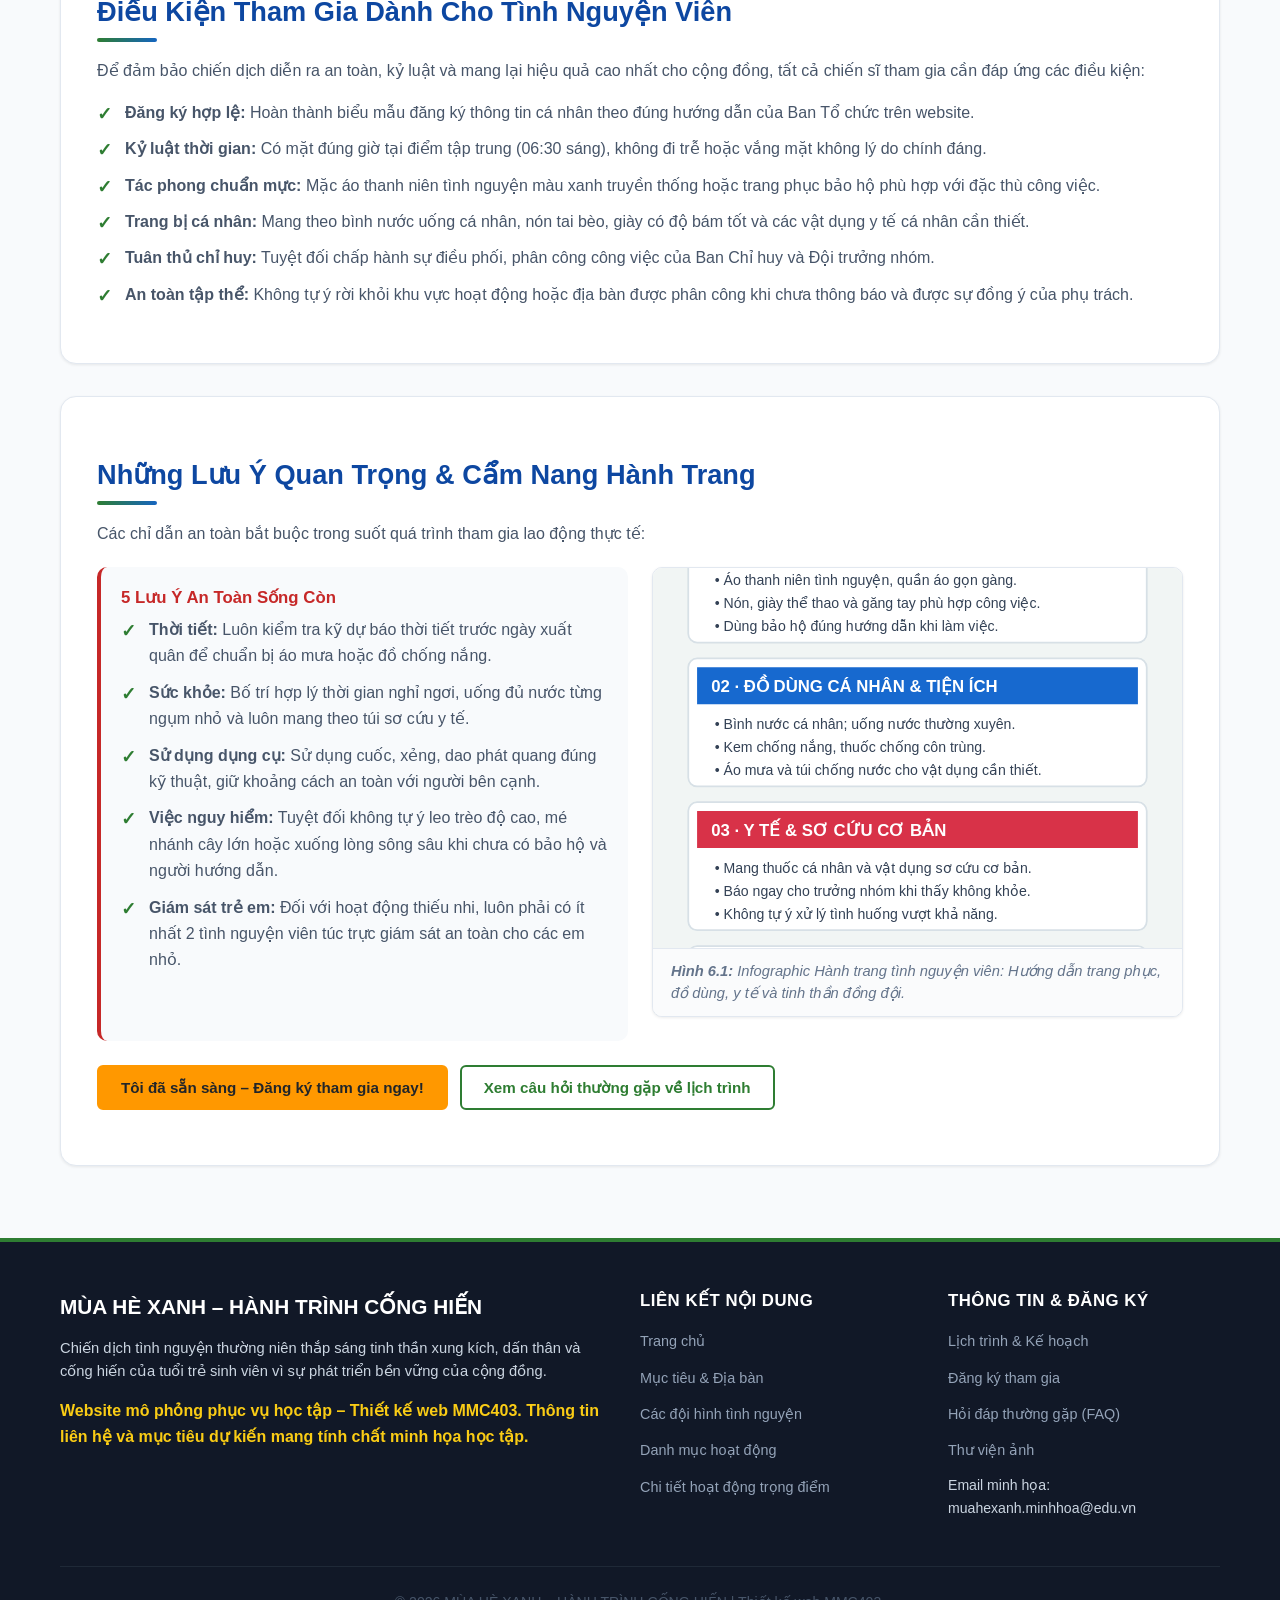
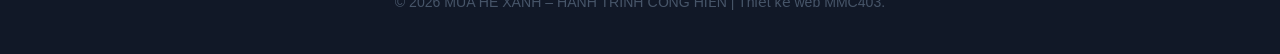
<file: lich-trinh.html>
<!DOCTYPE html>
<html lang="vi">
<head>
  <meta charset="UTF-8">
  <meta name="viewport" content="width=device-width, initial-scale=1.0">
  <title>Lịch Trình Chiến Dịch | Mùa Hè Xanh – Hành Trình Cống Hiến</title>
  <!-- Bảng kiểu dáng CSS dùng chung cho toàn bộ website -->
  <link rel="stylesheet" href="css/style.css">
</head>
<body>
  <a href="#main-content" class="skip-link">Chuyển đến nội dung chính</a>

  <!-- ==================== HEADER & MENU ĐIỀU HƯỚNG ==================== -->
  <header class="site-header">
    <div class="container header-container">
      <a href="index.html" class="logo-brand" title="Về trang chủ Mùa Hè Xanh">
        <img src="images/logo.jpg" alt="Logo Mùa Hè Xanh" class="logo-img">
        <div class="logo-text">
          <span class="logo-title">MÙA HÈ XANH</span>
          <span class="logo-slogan">HÀNH TRÌNH CỐNG HIẾN</span>
        </div>
      </a>

      <button type="button" class="nav-toggle" id="nav-toggle-btn" aria-label="Mở menu điều hướng" aria-expanded="false">
        ☰
      </button>

      <nav class="main-nav" id="main-nav" aria-label="Điều hướng chính">
        <ul class="nav-list">
          <li class="nav-item"><a href="index.html" class="nav-link">Trang chủ</a></li>
          <li class="nav-item"><a href="muc-tieu-dia-ban.html" class="nav-link">Mục tiêu & Địa bàn</a></li>
          <li class="nav-item"><a href="doi-hinh.html" class="nav-link">Đội hình</a></li>
          <li class="nav-item"><a href="hoat-dong.html" class="nav-link">Hoạt động</a></li>
          <li class="nav-item"><a href="lich-trinh.html" class="nav-link active" aria-current="page">Lịch trình</a></li>
          <li class="nav-item"><a href="dang-ky.html" class="nav-link">Đăng ký</a></li>
          <li class="nav-item"><a href="faq.html" class="nav-link">FAQ</a></li>
          <li class="nav-item"><a href="thu-vien.html" class="nav-link">Thư viện</a></li>
        </ul>
      </nav>
    </div>
  </header>

  <!-- ==================== PHẦN THÂN NỘI DUNG CHÍNH ==================== -->
  <main id="main-content">
    <div class="container section-block">
      
      <!-- TIÊU ĐỀ CHÍNH H1 -->
      <header class="detail-header">
        <span class="badge-tag blue">Kế hoạch thời gian chuẩn</span>
        <h1>LỊCH TRÌNH CHIẾN DỊCH MÙA HÈ XANH</h1>
        <p style="font-size: 1.25rem; font-weight: 700; color: var(--color-primary-blue); margin-bottom: 8px;">“Chủ động thời gian – Sẵn sàng cống hiến – Chung tay hành động”.</p>
        <p class="section-intro">
          Lịch trình chiến dịch Mùa hè xanh được xây dựng nhằm giúp các tình nguyện viên chủ động sắp xếp thời gian và phối hợp hiệu quả trong quá trình thực hiện nhiệm vụ. Mỗi thành viên cần có mặt đúng giờ, tuân thủ sự phân công và bảo đảm an toàn trong suốt chương trình.
        </p>
      </header>

      <!-- PHẦN 1: BẢNG DỮ LIỆU LỊCH TRÌNH TRONG NGÀY (HTML TABLE CHUẨN) -->
      <section class="detail-article" aria-labelledby="schedule-table-heading">
        <h2 class="section-heading" id="schedule-table-heading">Bảng Lịch Trình Sinh Hoạt & Lao Động Trong Ngày</h2>
        <p>Thời gian biểu tiêu chuẩn áp dụng cho tất cả các ngày công tác thực địa của các đội hình tình nguyện viên:</p>

        <div class="table-responsive">
          <table class="data-table">
            <caption>Khung giờ điều hành chi tiết một ngày hoạt động tình nguyện</caption>
            <thead>
              <tr>
                <th scope="col" style="width: 180px;">Thời gian</th>
                <th scope="col" style="width: 220px;">Nội dung chính</th>
                <th scope="col">Công việc cụ thể của tình nguyện viên</th>
              </tr>
            </thead>
            <tbody>
              <tr>
                <td><strong>06:30 – 07:00</strong></td>
                <td>Tập trung đội hình</td>
                <td>Điểm danh quân số, kiểm tra tác phong trang phục, nhận dụng cụ và phổ biến kế hoạch nhiệm vụ trong ngày.</td>
              </tr>
              <tr>
                <td><strong>07:00 – 08:00</strong></td>
                <td>Di chuyển</td>
                <td>Di chuyển bằng xe buýt hoặc phương tiện quy định đến địa điểm hoạt động tại xã/ấp theo sự hướng dẫn.</td>
              </tr>
              <tr>
                <td><strong>08:00 – 08:30</strong></td>
                <td>Chuẩn bị tại chỗ</td>
                <td>Tập kết tại nhà văn hóa địa phương, chia tổ nhóm, kiểm tra an toàn dụng cụ và phân công vị trí làm việc.</td>
              </tr>
              <tr>
                <td><strong>08:30 – 11:00</strong></td>
                <td>Hoạt động buổi sáng</td>
                <td>Trồng cây xanh, dọn vệ sinh rác thải, sơn sửa không gian công cộng hoặc thực hiện nhiệm vụ đã đăng ký.</td>
              </tr>
              <tr>
                <td><strong>11:00 – 13:00</strong></td>
                <td>Nghỉ trưa</td>
                <td>Dùng bữa trưa tập thể, nghỉ ngơi tại điểm tập kết, uống nước bổ sung điện giải bảo đảm phục hồi thể lực.</td>
              </tr>
              <tr>
                <td><strong>13:00 – 13:30</strong></td>
                <td>Tập hợp buổi chiều</td>
                <td>Điểm danh quân số sau giờ nghỉ trưa, phổ biến kế hoạch và mục tiêu công tác buổi chiều.</td>
              </tr>
              <tr>
                <td><strong>13:30 – 16:00</strong></td>
                <td>Hoạt động buổi chiều</td>
                <td>Tổ chức sinh hoạt thiếu nhi, ôn tập văn hóa hè, hỗ trợ thủ tục cho người dân hoặc đi tuyên truyền môi trường.</td>
              </tr>
              <tr>
                <td><strong>16:00 – 16:30</strong></td>
                <td>Vệ sinh khu vực</td>
                <td>Thu dọn toàn bộ cuốc xẻng dụng cụ, làm sạch hiện trường, thu gom rác phát sinh và kiểm tra trang thiết bị.</td>
              </tr>
              <tr>
                <td><strong>16:30 – 17:00</strong></td>
                <td>Tổng kết & Đánh giá</td>
                <td>Họp nhanh toàn đội, rút kinh nghiệm trong ngày, ghi nhận đóng góp tích cực và chụp ảnh lưu niệm tập thể.</td>
              </tr>
              <tr>
                <td><strong>17:00</strong></td>
                <td>Kết thúc ngày làm việc</td>
                <td>Kiểm tra quân số lần cuối và di chuyển an toàn ra về theo hướng dẫn của Ban Chỉ huy.</td>
              </tr>
            </tbody>
          </table>
        </div>
      </section>

      <!-- PHẦN 2: ĐIỀU KIỆN THAM GIA & KỶ LUẬT CHIẾN DỊCH -->
      <section class="detail-article" aria-labelledby="rules-heading">
        <h2 class="section-heading" id="rules-heading">Điều Kiện Tham Gia Dành Cho Tình Nguyện Viên</h2>
        <p>Để đảm bảo chiến dịch diễn ra an toàn, kỷ luật và mang lại hiệu quả cao nhất cho cộng đồng, tất cả chiến sĩ tham gia cần đáp ứng các điều kiện:</p>

        <ul class="checklist">
          <li><strong>Đăng ký hợp lệ:</strong> Hoàn thành biểu mẫu đăng ký thông tin cá nhân theo đúng hướng dẫn của Ban Tổ chức trên website.</li>
          <li><strong>Kỷ luật thời gian:</strong> Có mặt đúng giờ tại điểm tập trung (06:30 sáng), không đi trễ hoặc vắng mặt không lý do chính đáng.</li>
          <li><strong>Tác phong chuẩn mực:</strong> Mặc áo thanh niên tình nguyện màu xanh truyền thống hoặc trang phục bảo hộ phù hợp với đặc thù công việc.</li>
          <li><strong>Trang bị cá nhân:</strong> Mang theo bình nước uống cá nhân, nón tai bèo, giày có độ bám tốt và các vật dụng y tế cá nhân cần thiết.</li>
          <li><strong>Tuân thủ chỉ huy:</strong> Tuyệt đối chấp hành sự điều phối, phân công công việc của Ban Chỉ huy và Đội trưởng nhóm.</li>
          <li><strong>An toàn tập thể:</strong> Không tự ý rời khỏi khu vực hoạt động hoặc địa bàn được phân công khi chưa thông báo và được sự đồng ý của phụ trách.</li>
        </ul>
      </section>

      <!-- PHẦN 3: LƯU Ý QUAN TRỌNG & INFOGRAPHIC HÀNH TRANG -->
      <section class="detail-article" aria-labelledby="infographic-section-heading">
        <h2 class="section-heading" id="infographic-section-heading">Những Lưu Ý Quan Trọng & Cẩm Nang Hành Trang</h2>
        <p>Các chỉ dẫn an toàn bắt buộc trong suốt quá trình tham gia lao động thực tế:</p>

        <div class="info-grid-2">
          <div class="info-box" style="border-left-color: var(--color-danger);">
            <h4 style="color: var(--color-danger);">5 Lưu Ý An Toàn Sống Còn</h4>
            <ul class="checklist">
              <li><strong>Thời tiết:</strong> Luôn kiểm tra kỹ dự báo thời tiết trước ngày xuất quân để chuẩn bị áo mưa hoặc đồ chống nắng.</li>
              <li><strong>Sức khỏe:</strong> Bố trí hợp lý thời gian nghỉ ngơi, uống đủ nước từng ngụm nhỏ và luôn mang theo túi sơ cứu y tế.</li>
              <li><strong>Sử dụng dụng cụ:</strong> Sử dụng cuốc, xẻng, dao phát quang đúng kỹ thuật, giữ khoảng cách an toàn với người bên cạnh.</li>
              <li><strong>Việc nguy hiểm:</strong> Tuyệt đối không tự ý leo trèo độ cao, mé nhánh cây lớn hoặc xuống lòng sông sâu khi chưa có bảo hộ và người hướng dẫn.</li>
              <li><strong>Giám sát trẻ em:</strong> Đối với hoạt động thiếu nhi, luôn phải có ít nhất 2 tình nguyện viên túc trực giám sát an toàn cho các em nhỏ.</li>
            </ul>
          </div>

          <!-- Hiển thị Infographic Hành trang -->
          <div>
            <figure style="margin-top: 0;">
              <img src="images/infographic.svg" alt="Cẩm nang hành trang tình nguyện viên về trang phục, vật dụng, y tế và an toàn" loading="lazy">
              <figcaption>
                <strong>Hình 6.1:</strong> Infographic Hành trang tình nguyện viên: Hướng dẫn trang phục, đồ dùng, y tế và tinh thần đồng đội.
              </figcaption>
            </figure>
          </div>
        </div>

        <div class="btn-group mt-4">
          <a href="dang-ky.html" class="btn btn-accent">Tôi đã sẵn sàng – Đăng ký tham gia ngay!</a>
          <a href="faq.html" class="btn btn-outline">Xem câu hỏi thường gặp về lịch trình</a>
        </div>
      </section>

    </div>
  </main>

  <!-- ==================== FOOTER CHÂN TRANG THỐNG NHẤT ==================== -->
  <footer class="site-footer">
    <div class="container">
      <div class="footer-top">
        <div>
          <p class="footer-brand-title">MÙA HÈ XANH – HÀNH TRÌNH CỐNG HIẾN</p>
          <p class="footer-text">Chiến dịch tình nguyện thường niên thắp sáng tinh thần xung kích, dấn thân và cống hiến của tuổi trẻ sinh viên vì sự phát triển bền vững của cộng đồng.</p>
          <p class="footer-disclaimer">Website mô phỏng phục vụ học tập – Thiết kế web MMC403. Thông tin liên hệ và mục tiêu dự kiến mang tính chất minh họa học tập.</p>
        </div>
        <div>
          <h4 class="footer-heading">Liên kết nội dung</h4>
          <ul class="footer-links">
            <li><a href="index.html">Trang chủ</a></li>
            <li><a href="muc-tieu-dia-ban.html">Mục tiêu & Địa bàn</a></li>
            <li><a href="doi-hinh.html">Các đội hình tình nguyện</a></li>
            <li><a href="hoat-dong.html">Danh mục hoạt động</a></li>
            <li><a href="chi-tiet-hoat-dong.html">Chi tiết hoạt động trọng điểm</a></li>
          </ul>
        </div>
        <div>
          <h4 class="footer-heading">Thông tin & Đăng ký</h4>
          <ul class="footer-links">
            <li><a href="lich-trinh.html">Lịch trình & Kế hoạch</a></li>
            <li><a href="dang-ky.html">Đăng ký tham gia</a></li>
            <li><a href="faq.html">Hỏi đáp thường gặp (FAQ)</a></li>
            <li><a href="thu-vien.html">Thư viện ảnh</a></li>
            <li style="margin-top: 10px; color: #cbd5e1; font-size: 0.88rem;">Email minh họa: muahexanh.minhhoa@edu.vn</li>
          </ul>
        </div>
      </div>
      <div class="footer-bottom">
        <p>© 2026 MÙA HÈ XANH – HÀNH TRÌNH CỐNG HIẾN | Thiết kế web MMC403.</p>
      </div>
    </div>
  </footer>

  <script src="js/script.js"></script>
</body>
</html>
</file>
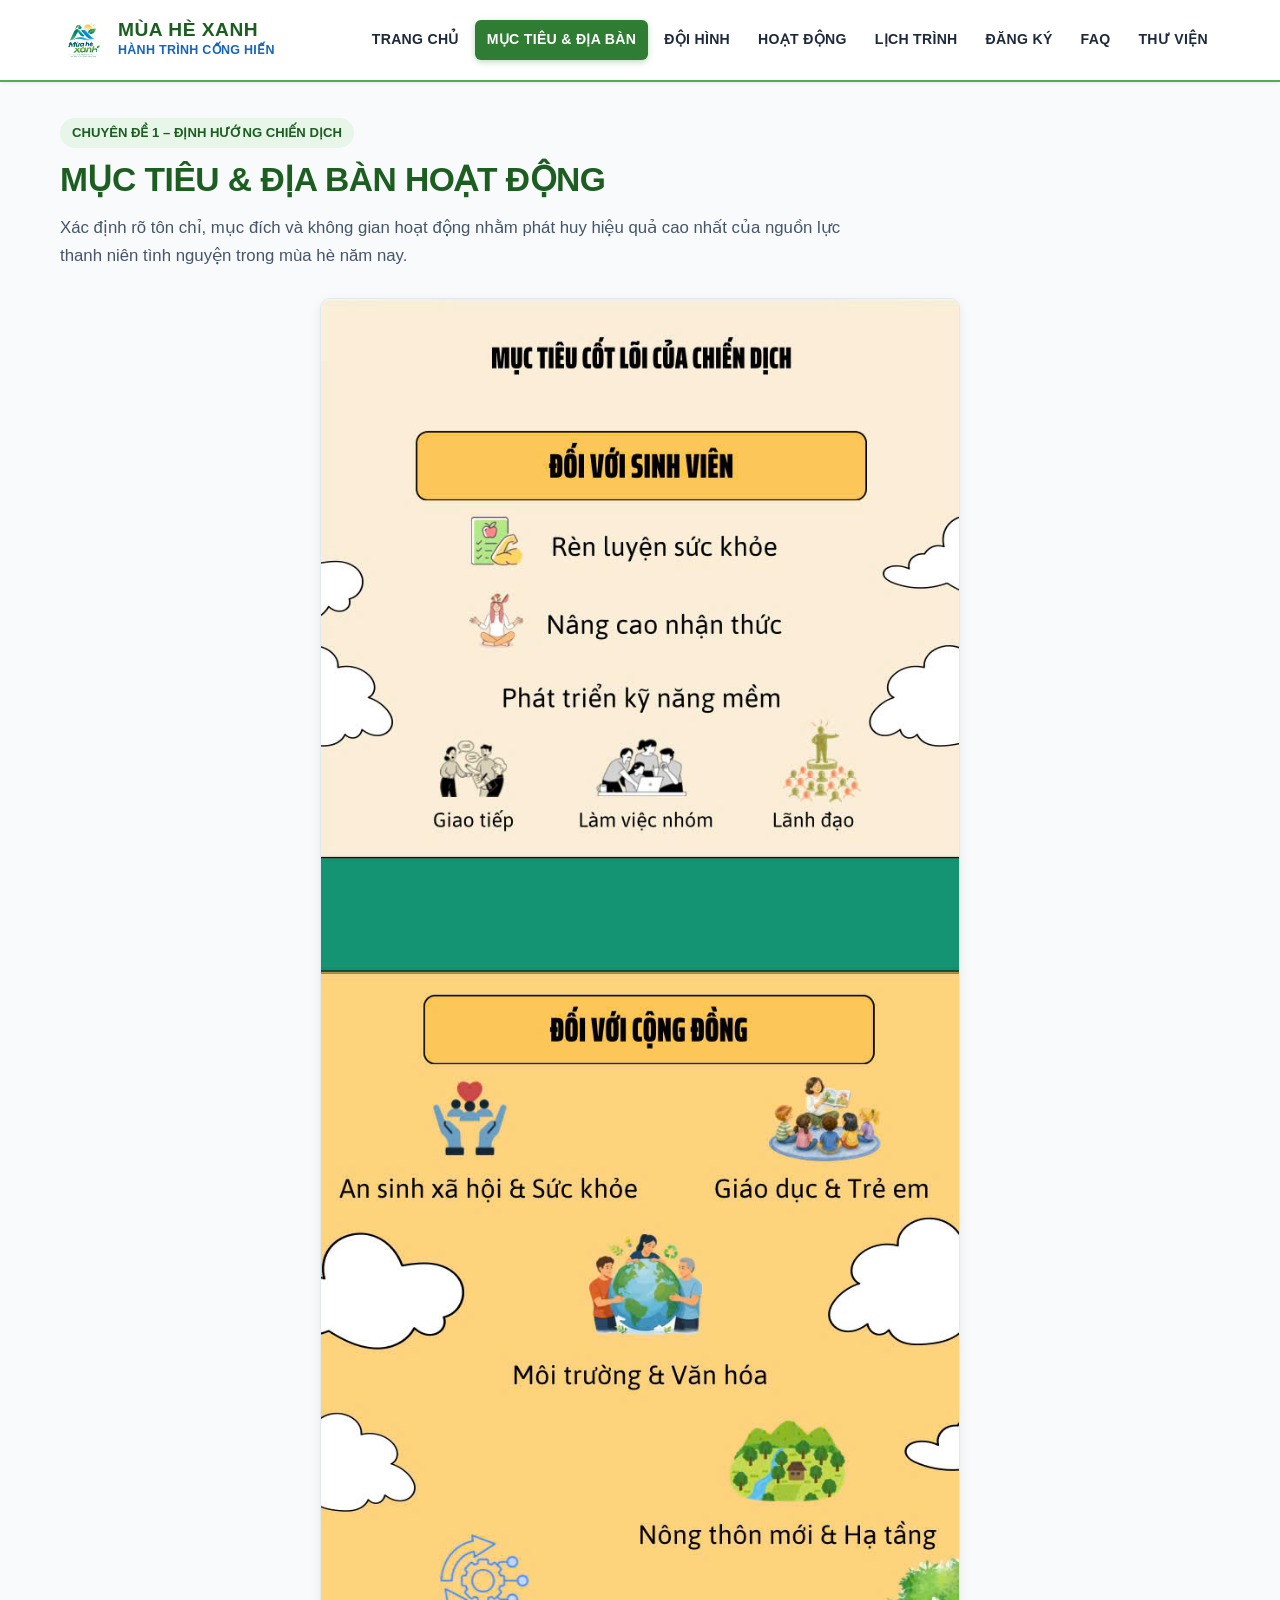
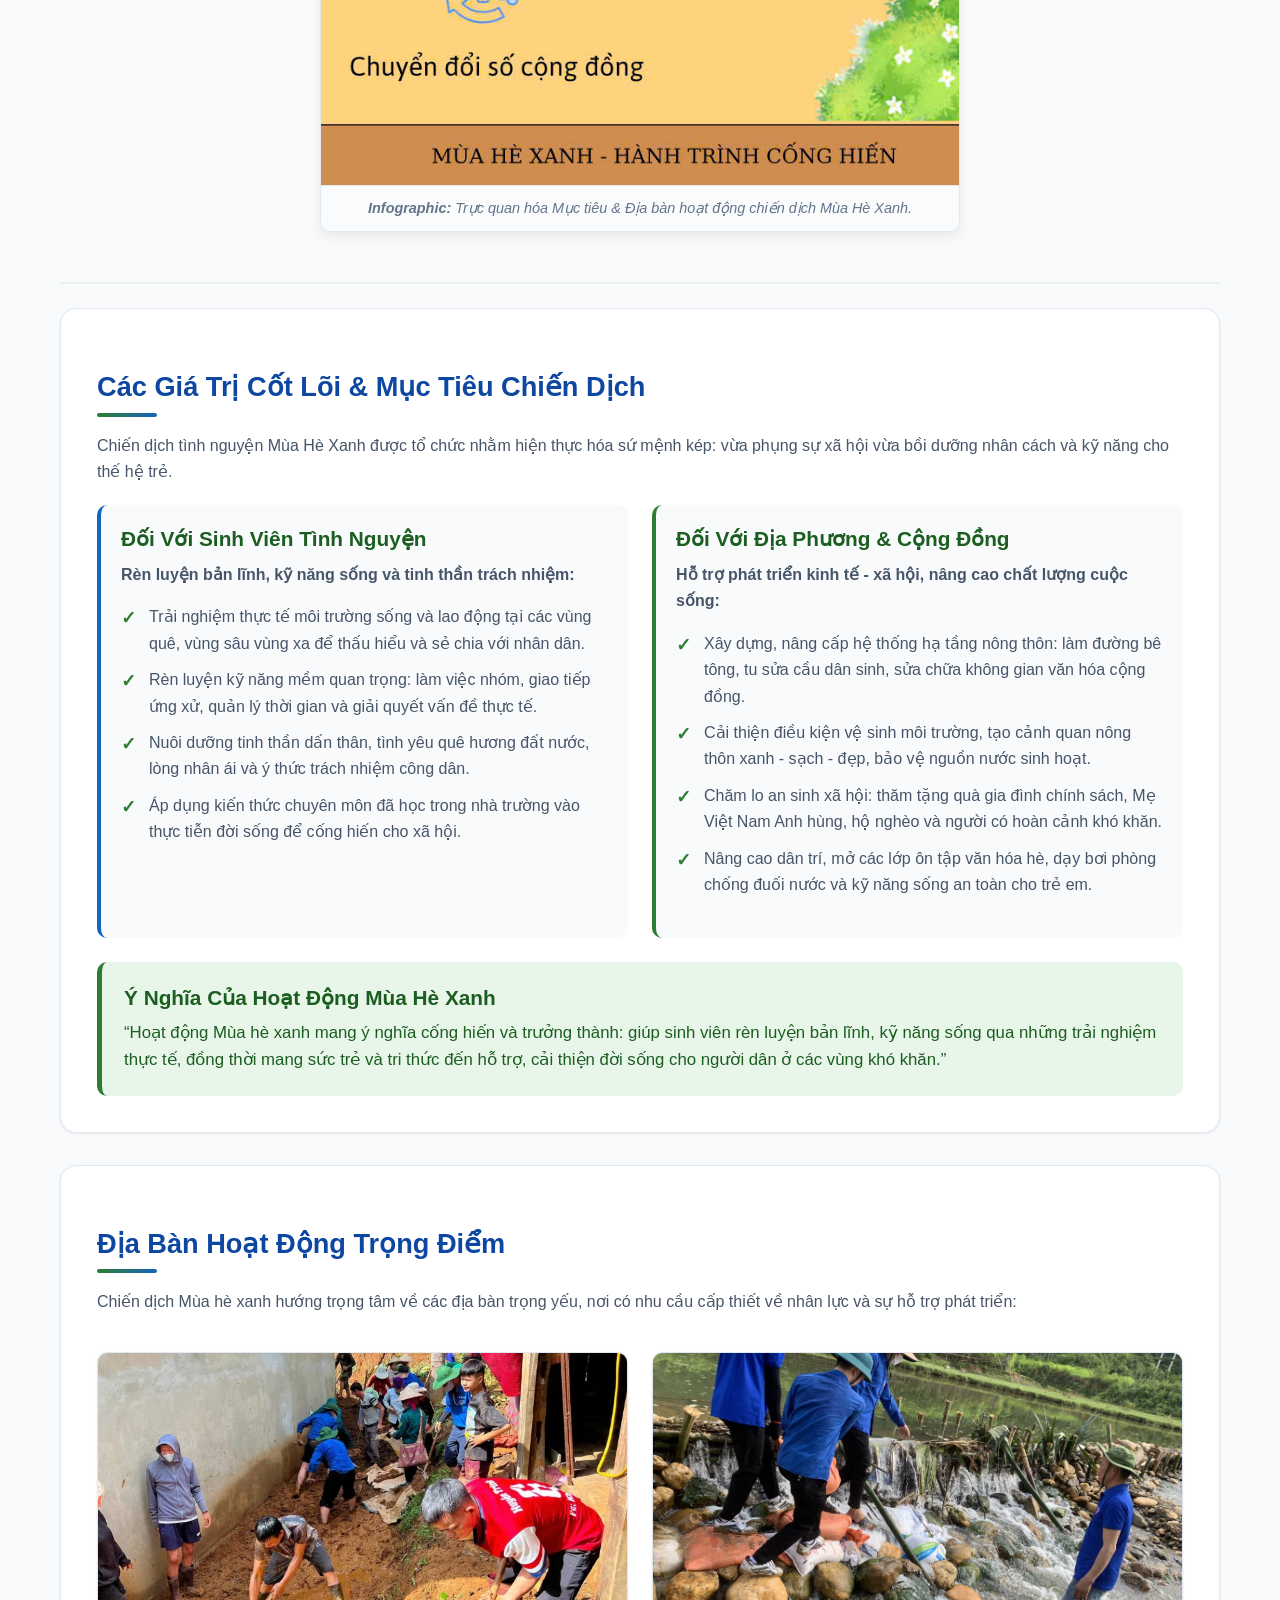
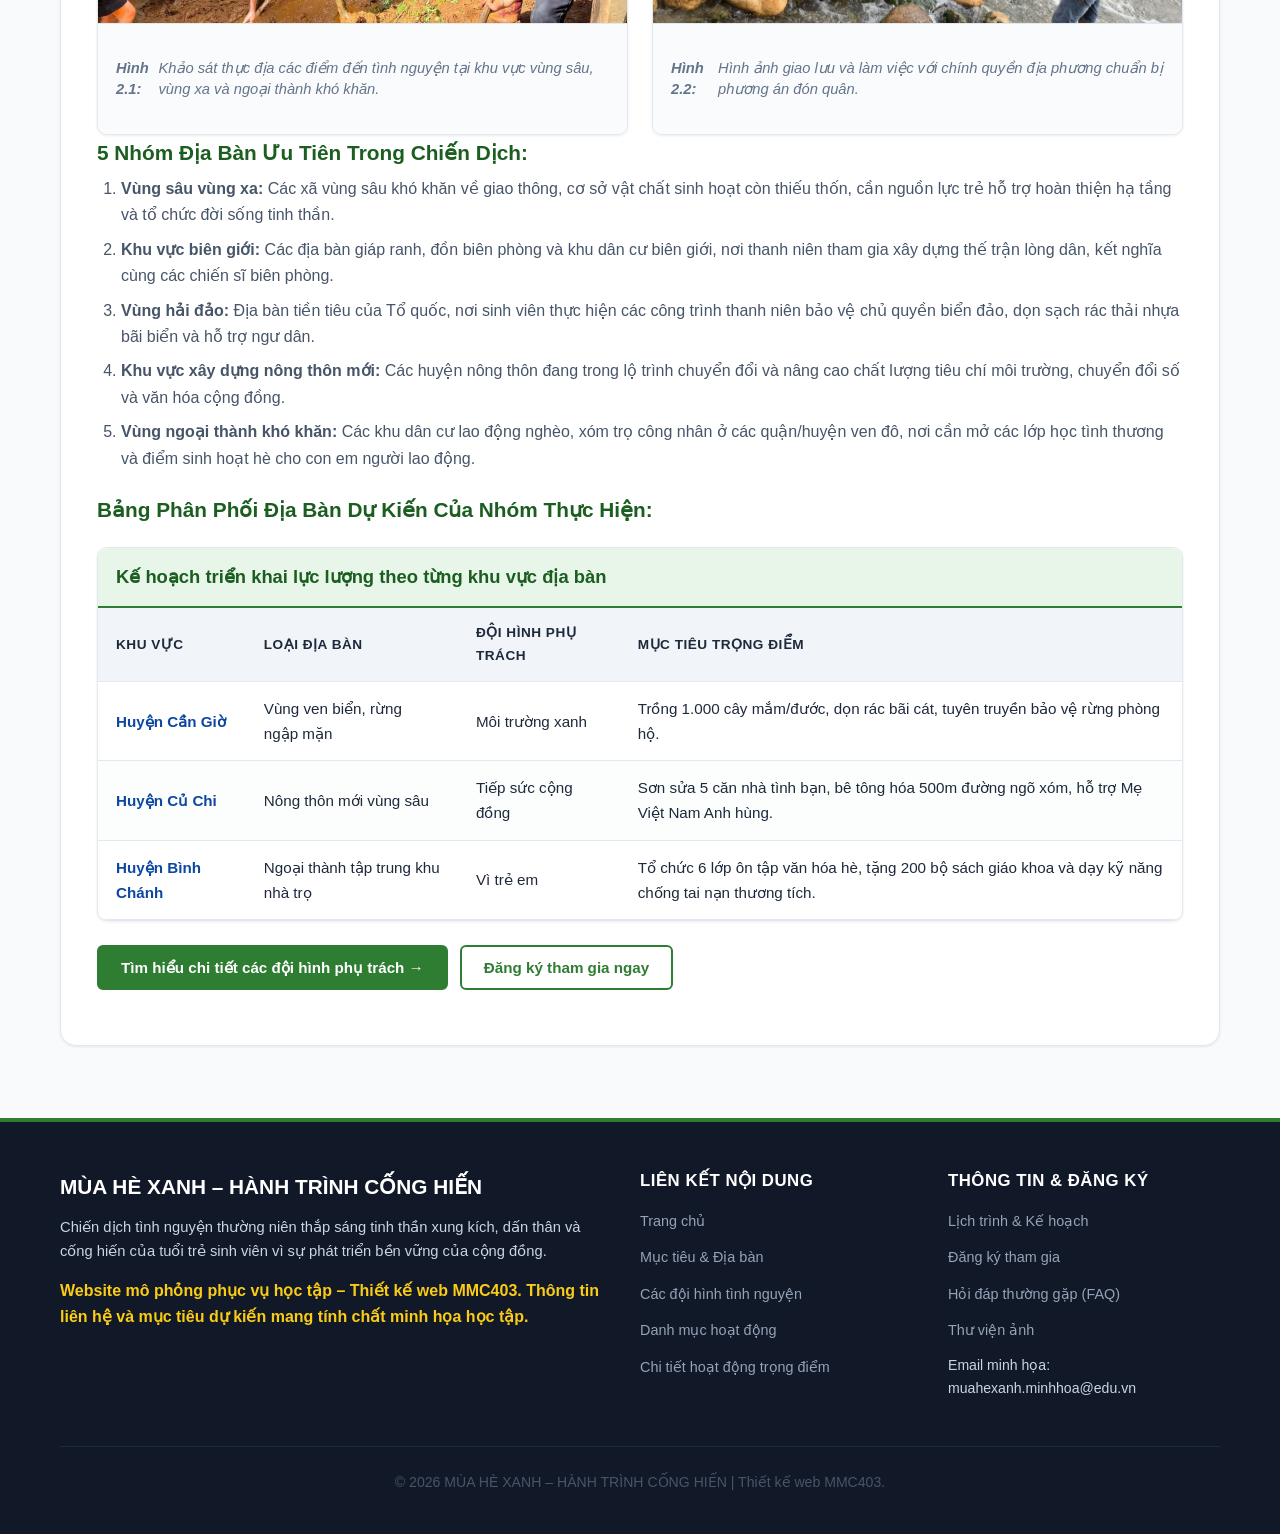
<file: muc-tieu-dia-ban.html>
<!DOCTYPE html>
<html lang="vi">
<head>
  <meta charset="UTF-8">
  <meta name="viewport" content="width=device-width, initial-scale=1.0">
  <title>Mục Tiêu & Địa Bàn Hoạt Động | Mùa Hè Xanh – Hành Trình Cống Hiến</title>
  <!-- Bảng kiểu dáng CSS dùng chung cho toàn bộ website -->
  <link rel="stylesheet" href="css/style.css">
</head>
<body>
  <!-- Skip Link hỗ trợ truy cập nhanh bằng phím Tab -->
  <a href="#main-content" class="skip-link">Chuyển đến nội dung chính</a>

  <!-- ==================== HEADER & MENU ĐIỀU HƯỚNG ==================== -->
  <header class="site-header">
    <div class="container header-container">
      <a href="index.html" class="logo-brand" title="Về trang chủ Mùa Hè Xanh">
        <img src="images/logo.jpg" alt="Logo Mùa Hè Xanh" class="logo-img">
        <div class="logo-text">
          <span class="logo-title">MÙA HÈ XANH</span>
          <span class="logo-slogan">HÀNH TRÌNH CỐNG HIẾN</span>
        </div>
      </a>

      <button type="button" class="nav-toggle" id="nav-toggle-btn" aria-label="Mở menu điều hướng" aria-expanded="false">
        ☰
      </button>

      <nav class="main-nav" id="main-nav" aria-label="Điều hướng chính">
        <ul class="nav-list">
          <li class="nav-item"><a href="index.html" class="nav-link">Trang chủ</a></li>
          <li class="nav-item"><a href="muc-tieu-dia-ban.html" class="nav-link active" aria-current="page">Mục tiêu & Địa bàn</a></li>
          <li class="nav-item"><a href="doi-hinh.html" class="nav-link">Đội hình</a></li>
          <li class="nav-item"><a href="hoat-dong.html" class="nav-link">Hoạt động</a></li>
          <li class="nav-item"><a href="lich-trinh.html" class="nav-link">Lịch trình</a></li>
          <li class="nav-item"><a href="dang-ky.html" class="nav-link">Đăng ký</a></li>
          <li class="nav-item"><a href="faq.html" class="nav-link">FAQ</a></li>
          <li class="nav-item"><a href="thu-vien.html" class="nav-link">Thư viện</a></li>
        </ul>
      </nav>
    </div>
  </header>

  <!-- ==================== PHẦN THÂN NỘI DUNG CHÍNH ==================== -->
  <main id="main-content">
    <div class="container section-block">
      
      <!-- TIÊU ĐỀ CHÍNH DUY NHẤT H1 -->
      <header class="detail-header">
        <span class="badge-tag green">Chuyên đề 1 – Định hướng chiến dịch</span>
        <h1>MỤC TIÊU & ĐỊA BÀN HOẠT ĐỘNG</h1>
        <p class="section-intro">Xác định rõ tôn chỉ, mục đích và không gian hoạt động nhằm phát huy hiệu quả cao nhất của nguồn lực thanh niên tình nguyện trong mùa hè năm nay.</p>

        <!-- ẤN PHẨM INFOGRAPHIC MỤC TIÊU & ĐỊA BÀN -->
        <figure class="infographic-center">
          <img src="images/inf2.jpg" alt="Infographic Mục tiêu và Địa bàn hoạt động chiến dịch Mùa Hè Xanh" loading="lazy">
          <figcaption>
            <strong>Infographic:</strong> Trực quan hóa Mục tiêu & Địa bàn hoạt động chiến dịch Mùa Hè Xanh.
          </figcaption>
        </figure>
      </header>

      <!-- PHẦN 1: CÁC GIÁ TRỊ CỐT LÕI & MỤC TIÊU -->
      <section class="detail-article" aria-labelledby="core-values-heading">
        <h2 class="section-heading" id="core-values-heading">Các Giá Trị Cốt Lõi & Mục Tiêu Chiến Dịch</h2>
        <p>Chiến dịch tình nguyện Mùa Hè Xanh được tổ chức nhằm hiện thực hóa sứ mệnh kép: vừa phụng sự xã hội vừa bồi dưỡng nhân cách và kỹ năng cho thế hệ trẻ.</p>

        <div class="info-grid-2">
          <!-- Đối với sinh viên -->
          <div class="info-box">
            <h3>Đối Với Sinh Viên Tình Nguyện</h3>
            <p><strong>Rèn luyện bản lĩnh, kỹ năng sống và tinh thần trách nhiệm:</strong></p>
            <ul class="checklist">
              <li>Trải nghiệm thực tế môi trường sống và lao động tại các vùng quê, vùng sâu vùng xa để thấu hiểu và sẻ chia với nhân dân.</li>
              <li>Rèn luyện kỹ năng mềm quan trọng: làm việc nhóm, giao tiếp ứng xử, quản lý thời gian và giải quyết vấn đề thực tế.</li>
              <li>Nuôi dưỡng tinh thần dấn thân, tình yêu quê hương đất nước, lòng nhân ái và ý thức trách nhiệm công dân.</li>
              <li>Áp dụng kiến thức chuyên môn đã học trong nhà trường vào thực tiễn đời sống để cống hiến cho xã hội.</li>
            </ul>
          </div>

          <!-- Đối với cộng đồng -->
          <div class="info-box" style="border-left-color: var(--color-primary-green);">
            <h3 style="color: var(--color-primary-green-dark);">Đối Với Địa Phương & Cộng Đồng</h3>
            <p><strong>Hỗ trợ phát triển kinh tế - xã hội, nâng cao chất lượng cuộc sống:</strong></p>
            <ul class="checklist">
              <li>Xây dựng, nâng cấp hệ thống hạ tầng nông thôn: làm đường bê tông, tu sửa cầu dân sinh, sửa chữa không gian văn hóa cộng đồng.</li>
              <li>Cải thiện điều kiện vệ sinh môi trường, tạo cảnh quan nông thôn xanh - sạch - đẹp, bảo vệ nguồn nước sinh hoạt.</li>
              <li>Chăm lo an sinh xã hội: thăm tặng quà gia đình chính sách, Mẹ Việt Nam Anh hùng, hộ nghèo và người có hoàn cảnh khó khăn.</li>
              <li>Nâng cao dân trí, mở các lớp ôn tập văn hóa hè, dạy bơi phòng chống đuối nước và kỹ năng sống an toàn cho trẻ em.</li>
            </ul>
          </div>
        </div>

        <!-- Ý NGHĨA HOẠT ĐỘNG -->
        <div style="background-color: var(--color-primary-green-bg); padding: 22px; border-radius: var(--radius-md); border-left: 5px solid var(--color-primary-green); margin-top: 24px;">
          <h3 style="color: var(--color-primary-green-dark); margin-bottom: 8px;">Ý Nghĩa Của Hoạt Động Mùa Hè Xanh</h3>
          <p style="font-size: 1.05rem; font-weight: 500; color: #1b5e20; margin-bottom: 0;">
            “Hoạt động Mùa hè xanh mang ý nghĩa cống hiến và trưởng thành: giúp sinh viên rèn luyện bản lĩnh, kỹ năng sống qua những trải nghiệm thực tế, đồng thời mang sức trẻ và tri thức đến hỗ trợ, cải thiện đời sống cho người dân ở các vùng khó khăn.”
          </p>
        </div>
      </section>

      <!-- PHẦN 2: ĐỊA BÀN HOẠT ĐỘNG -->
      <section class="detail-article" aria-labelledby="locations-heading">
        <h2 class="section-heading" id="locations-heading">Địa Bàn Hoạt Động Trọng Điểm</h2>
        <p>Chiến dịch Mùa hè xanh hướng trọng tâm về các địa bàn trọng yếu, nơi có nhu cầu cấp thiết về nhân lực và sự hỗ trợ phát triển:</p>

        <div class="grid-2">
          <!-- Hình ảnh địa bàn 1 -->
          <figure class="location-card">
            <div class="figure-img-wrap">
              <img src="images/dia-ban-1.png" alt="Bản đồ và mô phỏng các điểm khảo sát địa bàn hoạt động Mùa Hè Xanh" loading="lazy">
            </div>
            <figcaption>
              <strong>Hình 2.1:</strong> Khảo sát thực địa các điểm đến tình nguyện tại khu vực vùng sâu, vùng xa và ngoại thành khó khăn.
            </figcaption>
          </figure>

          <!-- Hình ảnh địa bàn 2 -->
          <figure class="location-card">
            <div class="figure-img-wrap">
              <img src="images/dia-ban-2.png" alt="Môi trường sống thực tế và công tác chuẩn bị tại địa bàn tiếp nhận sinh viên" loading="lazy">
            </div>
            <figcaption>
              <strong>Hình 2.2:</strong> Hình ảnh giao lưu và làm việc với chính quyền địa phương chuẩn bị phương án đón quân.
            </figcaption>
          </figure>
        </div>

        <!-- Danh mục các loại hình địa bàn -->
        <h3 class="mt-4">5 Nhóm Địa Bàn Ưu Tiên Trong Chiến Dịch:</h3>
        <ol>
          <li><strong>Vùng sâu vùng xa:</strong> Các xã vùng sâu khó khăn về giao thông, cơ sở vật chất sinh hoạt còn thiếu thốn, cần nguồn lực trẻ hỗ trợ hoàn thiện hạ tầng và tổ chức đời sống tinh thần.</li>
          <li><strong>Khu vực biên giới:</strong> Các địa bàn giáp ranh, đồn biên phòng và khu dân cư biên giới, nơi thanh niên tham gia xây dựng thế trận lòng dân, kết nghĩa cùng các chiến sĩ biên phòng.</li>
          <li><strong>Vùng hải đảo:</strong> Địa bàn tiền tiêu của Tổ quốc, nơi sinh viên thực hiện các công trình thanh niên bảo vệ chủ quyền biển đảo, dọn sạch rác thải nhựa bãi biển và hỗ trợ ngư dân.</li>
          <li><strong>Khu vực xây dựng nông thôn mới:</strong> Các huyện nông thôn đang trong lộ trình chuyển đổi và nâng cao chất lượng tiêu chí môi trường, chuyển đổi số và văn hóa cộng đồng.</li>
          <li><strong>Vùng ngoại thành khó khăn:</strong> Các khu dân cư lao động nghèo, xóm trọ công nhân ở các quận/huyện ven đô, nơi cần mở các lớp học tình thương và điểm sinh hoạt hè cho con em người lao động.</li>
        </ol>

        <!-- Thẻ thông tin địa bàn dự kiến -->
        <h3 class="mt-4">Bảng Phân Phối Địa Bàn Dự Kiến Của Nhóm Thực Hiện:</h3>
        <div class="table-responsive">
          <table class="data-table">
            <caption>Kế hoạch triển khai lực lượng theo từng khu vực địa bàn</caption>
            <thead>
              <tr>
                <th scope="col">Khu vực</th>
                <th scope="col">Loại địa bàn</th>
                <th scope="col">Đội hình phụ trách</th>
                <th scope="col">Mục tiêu trọng điểm</th>
              </tr>
            </thead>
            <tbody>
              <tr>
                <td><strong>Huyện Cần Giờ</strong></td>
                <td>Vùng ven biển, rừng ngập mặn</td>
                <td>Môi trường xanh</td>
                <td>Trồng 1.000 cây mắm/đước, dọn rác bãi cát, tuyên truyền bảo vệ rừng phòng hộ.</td>
              </tr>
              <tr>
                <td><strong>Huyện Củ Chi</strong></td>
                <td>Nông thôn mới vùng sâu</td>
                <td>Tiếp sức cộng đồng</td>
                <td>Sơn sửa 5 căn nhà tình bạn, bê tông hóa 500m đường ngõ xóm, hỗ trợ Mẹ Việt Nam Anh hùng.</td>
              </tr>
              <tr>
                <td><strong>Huyện Bình Chánh</strong></td>
                <td>Ngoại thành tập trung khu nhà trọ</td>
                <td>Vì trẻ em</td>
                <td>Tổ chức 6 lớp ôn tập văn hóa hè, tặng 200 bộ sách giáo khoa và dạy kỹ năng chống tai nạn thương tích.</td>
              </tr>
            </tbody>
          </table>
        </div>

        <div class="btn-group mt-4">
          <a href="doi-hinh.html" class="btn btn-primary">Tìm hiểu chi tiết các đội hình phụ trách →</a>
          <a href="dang-ky.html" class="btn btn-outline">Đăng ký tham gia ngay</a>
        </div>
      </section>

    </div>
  </main>

  <!-- ==================== FOOTER CHÂN TRANG THỐNG NHẤT ==================== -->
  <footer class="site-footer">
    <div class="container">
      <div class="footer-top">
        <div>
          <p class="footer-brand-title">MÙA HÈ XANH – HÀNH TRÌNH CỐNG HIẾN</p>
          <p class="footer-text">Chiến dịch tình nguyện thường niên thắp sáng tinh thần xung kích, dấn thân và cống hiến của tuổi trẻ sinh viên vì sự phát triển bền vững của cộng đồng.</p>
          <p class="footer-disclaimer">Website mô phỏng phục vụ học tập – Thiết kế web MMC403. Thông tin liên hệ và mục tiêu dự kiến mang tính chất minh họa học tập.</p>
        </div>
        <div>
          <h4 class="footer-heading">Liên kết nội dung</h4>
          <ul class="footer-links">
            <li><a href="index.html">Trang chủ</a></li>
            <li><a href="muc-tieu-dia-ban.html">Mục tiêu & Địa bàn</a></li>
            <li><a href="doi-hinh.html">Các đội hình tình nguyện</a></li>
            <li><a href="hoat-dong.html">Danh mục hoạt động</a></li>
            <li><a href="chi-tiet-hoat-dong.html">Chi tiết hoạt động trọng điểm</a></li>
          </ul>
        </div>
        <div>
          <h4 class="footer-heading">Thông tin & Đăng ký</h4>
          <ul class="footer-links">
            <li><a href="lich-trinh.html">Lịch trình & Kế hoạch</a></li>
            <li><a href="dang-ky.html">Đăng ký tham gia</a></li>
            <li><a href="faq.html">Hỏi đáp thường gặp (FAQ)</a></li>
            <li><a href="thu-vien.html">Thư viện ảnh</a></li>
            <li style="margin-top: 10px; color: #cbd5e1; font-size: 0.88rem;">Email minh họa: muahexanh.minhhoa@edu.vn</li>
          </ul>
        </div>
      </div>
      <div class="footer-bottom">
        <p>© 2026 MÙA HÈ XANH – HÀNH TRÌNH CỐNG HIẾN | Thiết kế web MMC403.</p>
      </div>
    </div>
  </footer>

  <script src="js/script.js"></script>
</body>
</html>
</file>
<file: css/style.css>
/* ==========================================================================
   DỰ ÁN: MÙA HÈ XANH – HÀNH TRÌNH CỐNG HIẾN
   Môn học: Thiết kế Web (MMC403)
   Tập tin: css/style.css
   Mô tả: Bảng kiểu dáng CSS thuần 100%, không sử dụng thư viện bên ngoài.
          Tương thích đa màn hình (Desktop 1366px, Mobile 390px, Tablet).
   Màu chủ đạo: 
     - Xanh lá cây tự nhiên (Môi trường): #1b5e20, #2e7d32, #43a047
     - Xanh dương áo tình nguyện (Thanh niên): #0d47a1, #1565c0, #1976d2
     - Vàng cam điểm nhấn (Nhiệt huyết): #f57f17, #ff9800, #ffc107
     - Nền trung tính: #f8fafc, #ffffff, #e2e8f0
     - Màu chữ: #1e293b, #475569
   ========================================================================== */

/* --------------------------------------------------------------------------
   1. RESET & BIẾN TOÀN CỤC (CSS VARIABLES)
   -------------------------------------------------------------------------- */
:root {
  --color-primary-green: #2e7d32;
  --color-primary-green-dark: #1b5e20;
  --color-primary-green-light: #4caf50;
  --color-primary-green-bg: #e8f5e9;

  --color-primary-blue: #1565c0;
  --color-primary-blue-dark: #0d47a1;
  --color-primary-blue-light: #1e88e5;
  --color-primary-blue-bg: #e3f2fd;

  --color-accent-gold: #f57f17;
  --color-accent-amber: #ff9800;
  --color-accent-amber-light: #fff3e0;

  --color-text-dark: #1e293b;
  --color-text-medium: #475569;
  --color-text-light: #64748b;
  --color-bg-page: #f8fafc;
  --color-bg-white: #ffffff;
  --color-border: #cbd5e1;
  --color-border-light: #e2e8f0;

  --color-success: #2e7d32;
  --color-danger: #c62828;
  --color-danger-bg: #ffebee;

  --font-base: -apple-system, BlinkMacSystemFont, "Segoe UI", Roboto, "Helvetica Neue", Arial, "Noto Sans", sans-serif, "Apple Color Emoji", "Segoe UI Emoji", "Segoe UI Symbol";
  --container-max-width: 1200px;
  --header-height: 80px;

  --shadow-sm: 0 1px 3px rgba(0, 0, 0, 0.08);
  --shadow-md: 0 4px 12px rgba(0, 0, 0, 0.08);
  --shadow-lg: 0 10px 25px rgba(0, 0, 0, 0.12);
  --shadow-hover: 0 12px 28px rgba(27, 94, 32, 0.15);

  --radius-sm: 6px;
  --radius-md: 10px;
  --radius-lg: 16px;
  --radius-full: 9999px;

  --transition-fast: 0.2s ease;
  --transition-normal: 0.3s ease;
}

*, *::before, *::after {
  box-sizing: border-box;
  margin: 0;
  padding: 0;
}

html {
  font-size: 16px;
  scroll-behavior: smooth;
  scroll-padding-top: 90px;
  -webkit-text-size-adjust: 100%;
  text-size-adjust: 100%;
  overflow-x: clip;
}

body {
  font-family: var(--font-base);
  background-color: var(--color-bg-page);
  color: var(--color-text-dark);
  line-height: 1.65;
  -webkit-font-smoothing: antialiased;
  -moz-osx-font-smoothing: grayscale;
  text-rendering: optimizeLegibility;
  min-height: 100vh;
  display: flex;
  flex-direction: column;
  overflow-x: clip;
  word-wrap: break-word;
  overflow-wrap: break-word;
}

/* Hỗ trợ khả năng truy cập (Accessibility - Skip Link & Screen Reader) */
.visually-hidden {
  position: absolute !important;
  width: 1px !important;
  height: 1px !important;
  padding: 0 !important;
  margin: -1px !important;
  overflow: hidden !important;
  clip: rect(0, 0, 0, 0) !important;
  white-space: nowrap !important;
  border: 0 !important;
}

.skip-link {
  position: absolute;
  top: -60px;
  left: 20px;
  background: var(--color-primary-green-dark);
  color: #fff;
  padding: 10px 18px;
  z-index: 99999;
  text-decoration: none;
  font-weight: 600;
  border-radius: var(--radius-sm);
  transition: top 0.2s ease;
}

.skip-link:focus {
  top: 15px;
  outline: 3px solid var(--color-accent-gold);
}

/* --------------------------------------------------------------------------
   2. KHUNG CHỨA & TYPOGRAPHY CHUẨN
   -------------------------------------------------------------------------- */
.container {
  width: 100%;
  max-width: var(--container-max-width);
  margin-left: auto;
  margin-right: auto;
  padding-left: 20px;
  padding-right: 20px;
}

h1, h2, h3, h4, h5, h6 {
  color: var(--color-text-dark);
  line-height: 1.3;
  margin-bottom: 0.8rem;
  font-weight: 700;
  overflow-wrap: break-word;
  word-wrap: break-word;
}

h1 {
  font-size: 2.1rem;
  color: var(--color-primary-green-dark);
  letter-spacing: -0.5px;
}

h2 {
  font-size: 1.7rem;
  color: var(--color-primary-blue-dark);
  margin-top: 1.5rem;
  margin-bottom: 1rem;
  position: relative;
  display: inline-block;
}

h2.section-heading::after {
  content: "";
  display: block;
  width: 60px;
  height: 4px;
  background: linear-gradient(90deg, var(--color-primary-green), var(--color-primary-blue));
  margin-top: 8px;
  border-radius: 2px;
}

h3 {
  font-size: 1.3rem;
  color: var(--color-primary-green-dark);
  margin-bottom: 0.6rem;
}

p {
  margin-bottom: 1rem;
  color: var(--color-text-medium);
}

ul, ol {
  margin-bottom: 1.2rem;
  padding-left: 1.5rem;
  color: var(--color-text-medium);
}

li {
  margin-bottom: 0.5rem;
}

a {
  color: var(--color-primary-blue);
  text-decoration: none;
  transition: color var(--transition-fast);
}

a:hover {
  color: var(--color-primary-green-dark);
  text-decoration: underline;
}

a:focus-visible, button:focus-visible, input:focus-visible, select:focus-visible, textarea:focus-visible {
  outline: 3px solid var(--color-accent-amber);
  outline-offset: 2px;
}

img {
  max-width: 100%;
  height: auto;
  display: block;
}

figure {
  margin: 1.2rem 0;
  background: var(--color-bg-white);
  border-radius: var(--radius-md);
  overflow: hidden;
  box-shadow: var(--shadow-sm);
  border: 1px solid var(--color-border-light);
  display: flex;
  flex-direction: column;
}

figcaption {
  padding: 12px 16px;
  font-size: 0.9rem;
  color: var(--color-text-light);
  background-color: #fafbfc;
  border-top: 1px solid var(--color-border-light);
  font-style: italic;
  margin-top: auto;
  line-height: 1.45;
}

/* Khung hình Infographic căn giữa và giới hạn độ rộng */
.infographic-center {
  max-width: 640px;
  margin: 24px auto 32px auto;
  text-align: center;
  background: var(--color-bg-white);
  border-radius: var(--radius-md);
  overflow: hidden;
  box-shadow: var(--shadow-md);
  border: 1px solid var(--color-border-light);
  display: flex;
  flex-direction: column;
}

.infographic-center img {
  width: 100%;
  height: auto;
  display: block;
}

/* --------------------------------------------------------------------------
   3. HEADER & MENU ĐIỀU HƯỚNG (NAVIGATION)
   -------------------------------------------------------------------------- */
.site-header {
  background: #ffffff;
  box-shadow: var(--shadow-sm);
  position: sticky;
  top: 0;
  z-index: 1000;
  border-bottom: 2px solid var(--color-primary-green-light);
}

.header-container {
  display: flex;
  align-items: center;
  justify-content: space-between;
  min-height: var(--header-height);
  padding-top: 8px;
  padding-bottom: 8px;
}

/* Logo thương hiệu */
.logo-img {
  height: 46px;
  width: auto;
  object-fit: contain;
  border-radius: var(--radius-sm);
  flex-shrink: 0;
  display: block;
}
.logo-brand {
  display: flex;
  align-items: center;
  gap: 12px;
  text-decoration: none;
  color: var(--color-primary-green-dark);
  padding: 4px 0;
  min-width: 0;
  flex-shrink: 0;
}

.logo-brand:hover {
  text-decoration: none;
}

.logo-badge {
  width: 46px;
  height: 46px;
  background: linear-gradient(135deg, var(--color-primary-green), var(--color-primary-blue));
  color: #fff;
  border-radius: var(--radius-md);
  display: flex;
  align-items: center;
  justify-content: center;
  font-weight: 900;
  font-size: 1.25rem;
  box-shadow: var(--shadow-sm);
}

.logo-text {
  display: flex;
  flex-direction: column;
}

.logo-title {
  font-size: 1.2rem;
  font-weight: 800;
  line-height: 1.1;
  color: var(--color-primary-green-dark);
  letter-spacing: 0.5px;
}

.logo-slogan {
  font-size: 0.78rem;
  color: var(--color-primary-blue);
  font-weight: 600;
  letter-spacing: 0.3px;
}

/* Navigation Links */
.main-nav {
  display: flex;
  align-items: center;
}

.nav-list {
  display: flex;
  list-style: none;
  margin: 0;
  padding: 0;
  gap: 4px;
}

.nav-item {
  margin: 0;
}

.nav-link {
  display: block;
  padding: 8px 12px;
  font-size: 0.88rem;
  font-weight: 600;
  color: var(--color-text-dark);
  text-transform: uppercase;
  border-radius: var(--radius-sm);
  transition: all var(--transition-fast);
  text-decoration: none;
  letter-spacing: 0.3px;
}

.nav-link:hover {
  background-color: var(--color-primary-green-bg);
  color: var(--color-primary-green-dark);
  text-decoration: none;
}

.nav-link.active {
  background: var(--color-primary-green);
  color: #ffffff;
  box-shadow: 0 2px 6px rgba(46, 125, 50, 0.3);
}

/* Nút Hamburger cho Mobile */
.nav-toggle {
  display: none;
  background: none;
  border: 1px solid var(--color-border);
  padding: 8px 12px;
  border-radius: var(--radius-sm);
  cursor: pointer;
  color: var(--color-text-dark);
  font-size: 1.3rem;
  line-height: 1;
}

.nav-toggle:hover {
  background-color: var(--color-bg-page);
  border-color: var(--color-primary-green);
}

/* --------------------------------------------------------------------------
   4. NÚT BẤM (BUTTONS) & CALL-TO-ACTION
   -------------------------------------------------------------------------- */
.btn {
  display: inline-flex;
  align-items: center;
  justify-content: center;
  gap: 8px;
  padding: 10px 22px;
  font-size: 0.95rem;
  font-weight: 600;
  border-radius: var(--radius-sm);
  cursor: pointer;
  transition: all var(--transition-fast);
  text-decoration: none;
  border: 2px solid transparent;
  line-height: 1.4;
}

.btn:hover {
  text-decoration: none;
  transform: translateY(-2px);
  box-shadow: var(--shadow-md);
}

.btn:active {
  transform: translateY(0);
}

.btn-primary {
  background-color: var(--color-primary-green);
  color: #ffffff;
  border-color: var(--color-primary-green);
}

.btn-primary:hover {
  background-color: var(--color-primary-green-dark);
  border-color: var(--color-primary-green-dark);
  color: #ffffff;
}

.btn-secondary {
  background-color: var(--color-primary-blue);
  color: #ffffff;
  border-color: var(--color-primary-blue);
}

.btn-secondary:hover {
  background-color: var(--color-primary-blue-dark);
  border-color: var(--color-primary-blue-dark);
  color: #ffffff;
}

.btn-accent {
  background-color: var(--color-accent-amber);
  color: #212529;
  border-color: var(--color-accent-amber);
  font-weight: 700;
}

.btn-accent:hover {
  background-color: #f57c00;
  border-color: #f57c00;
  color: #ffffff;
}

.btn-outline {
  background-color: transparent;
  color: var(--color-primary-green);
  border-color: var(--color-primary-green);
}

.btn-outline:hover {
  background-color: var(--color-primary-green);
  color: #ffffff;
}

.btn-sm {
  padding: 6px 14px;
  font-size: 0.85rem;
}

.btn-group {
  display: flex;
  flex-wrap: wrap;
  gap: 12px;
  margin-top: 1.2rem;
  margin-bottom: 1.2rem;
}

/* --------------------------------------------------------------------------
   5. HERO BANNER SECTION (TRANG CHỦ)
   -------------------------------------------------------------------------- */
.hero-section {
  position: relative;
  height: 480px;
  overflow: hidden;
  border-radius: var(--radius-lg);
  margin-top: 20px;
  margin-bottom: 16px;
  box-shadow: var(--shadow-lg);
  background-color: #0b2210;
  display: flex;
  align-items: flex-end;
}

.hero-banner-img {
  position: absolute;
  top: 0;
  left: 0;
  width: 100%;
  height: 100%;
  object-fit: cover;
  object-position: center 15%;
  display: block;
}

.hero-overlay {
  position: relative;
  z-index: 2;
  width: 100%;
  padding: 24px 36px;
  background: linear-gradient(180deg, transparent 0%, rgba(6, 40, 18, 0.25) 35%, rgba(13, 71, 161, 0.85) 100%);
  display: flex;
  flex-direction: column;
  justify-content: flex-end;
}

.hero-content {
  max-width: 800px;
}

.hero-badge {
  display: inline-block;
  background-color: var(--color-accent-gold);
  color: #1a1a1a;
  font-size: 0.78rem;
  font-weight: 700;
  text-transform: uppercase;
  padding: 3px 10px;
  border-radius: var(--radius-full);
  margin-bottom: 6px;
  letter-spacing: 0.5px;
  box-shadow: 0 2px 6px rgba(0, 0, 0, 0.25);
}

.hero-title {
  color: #ffffff;
  font-size: 2.25rem;
  font-weight: 900;
  line-height: 1.15;
  text-shadow: 0 2px 10px rgba(0, 0, 0, 0.7);
  margin-bottom: 4px;
  letter-spacing: 0.5px;
}

.hero-tagline {
  color: #ffeb3b;
  font-size: 1.18rem;
  font-weight: 700;
  font-style: italic;
  margin-bottom: 0;
  text-shadow: 0 2px 6px rgba(0, 0, 0, 0.6);
}

/* Thu gọn tối đa khoảng trắng giữa Hero banner và khối nội dung kế tiếp */
.hero-section + .section-block {
  padding-top: 8px;
}

/* --------------------------------------------------------------------------
   6. BỐ CỤC LƯỚI & THẺ (GRID & CARDS)
   -------------------------------------------------------------------------- */
.section-block {
  padding-top: 36px;
  padding-bottom: 40px;
}

.section-block > .section-heading:first-child,
.section-block > h2:first-child {
  margin-top: 0;
}

.section-intro {
  max-width: 800px;
  font-size: 1.05rem;
  margin-bottom: 28px;
  color: var(--color-text-medium);
}

/* Lưới 3 cột linh hoạt */
.grid-3 {
  display: grid;
  grid-template-columns: repeat(3, 1fr);
  gap: 24px;
}

/* Lưới 2 cột */
.grid-2 {
  display: grid;
  grid-template-columns: repeat(2, 1fr);
  gap: 24px;
}

.grid-2 figure {
  margin: 0;
  height: 100%;
  display: flex;
  flex-direction: column;
}

/* Thẻ ấn phẩm truyền thông (Poster & Infographic trên trang chủ) */
.media-card {
  margin: 0;
  display: flex;
  flex-direction: column;
  height: 100%;
  background: var(--color-bg-white);
  border-radius: var(--radius-md);
  border: 1px solid var(--color-border-light);
  overflow: hidden;
  box-shadow: var(--shadow-sm);
  transition: transform var(--transition-normal), box-shadow var(--transition-normal);
}

.media-card:hover {
  transform: translateY(-4px);
  box-shadow: var(--shadow-hover);
  border-color: var(--color-primary-green);
}

.media-img-wrap {
  position: relative;
  width: 100%;
  aspect-ratio: 1 / 1.45;
  overflow: hidden;
  background-color: #0b1f33;
}

.media-img-wrap img {
  width: 100%;
  height: 100%;
  object-fit: cover;
  object-position: top center;
  display: block;
  transition: transform 0.4s ease;
}

.media-card:hover .media-img-wrap img {
  transform: scale(1.02);
}

.media-card figcaption {
  margin-top: auto;
  flex-grow: 1;
  display: flex;
  align-items: center;
  padding: 14px 18px;
  background-color: #ffffff;
  border-top: 1px solid var(--color-border-light);
  color: var(--color-text-medium);
  font-size: 0.92rem;
  font-style: normal;
}

/* Thẻ địa bàn khảo sát (trang mục tiêu - địa bàn) */
.location-card {
  margin: 0;
  display: flex;
  flex-direction: column;
  height: 100%;
  background: var(--color-bg-white);
  border-radius: var(--radius-md);
  border: 1px solid var(--color-border-light);
  overflow: hidden;
  box-shadow: var(--shadow-sm);
  transition: transform var(--transition-normal), box-shadow var(--transition-normal);
}

.location-card:hover {
  transform: translateY(-4px);
  box-shadow: var(--shadow-hover);
  border-color: var(--color-primary-green);
}

.location-card .figure-img-wrap {
  position: relative;
  width: 100%;
  height: 270px;
  overflow: hidden;
  background-color: #eaeff5;
}

.location-card .figure-img-wrap img {
  width: 100%;
  height: 100%;
  object-fit: cover;
  object-position: center;
  transition: transform 0.4s ease;
  display: block;
}

.location-card:hover .figure-img-wrap img {
  transform: scale(1.04);
}

.location-card figcaption {
  margin-top: auto;
  flex-grow: 1;
  display: flex;
  align-items: center;
  padding: 14px 18px;
  background-color: #ffffff;
  border-top: 1px solid var(--color-border-light);
  color: var(--color-text-medium);
  font-size: 0.92rem;
  font-style: normal;
}

/* Thẻ chung (Cards) */
.card {
  background: var(--color-bg-white);
  border-radius: var(--radius-md);
  border: 1px solid var(--color-border-light);
  box-shadow: var(--shadow-sm);
  overflow: hidden;
  display: flex;
  flex-direction: column;
  transition: all var(--transition-normal);
}

.card:hover {
  transform: translateY(-5px);
  box-shadow: var(--shadow-hover);
  border-color: var(--color-primary-green);
}

.card-img-wrap {
  position: relative;
  width: 100%;
  height: 220px;
  overflow: hidden;
  background-color: #eaeff5;
}

.card-img {
  width: 100%;
  height: 100%;
  object-fit: cover;
  transition: transform 0.4s ease;
}

.card:hover .card-img {
  transform: scale(1.05);
}

.card-badge {
  position: absolute;
  top: 12px;
  left: 12px;
  background-color: var(--color-primary-green);
  color: #fff;
  font-size: 0.78rem;
  font-weight: 700;
  padding: 4px 10px;
  border-radius: var(--radius-sm);
  text-transform: uppercase;
}

.card-badge.blue {
  background-color: var(--color-primary-blue);
}

.card-badge.orange {
  background-color: var(--color-accent-amber);
  color: #212529;
}

.card-body {
  padding: 22px;
  display: flex;
  flex-direction: column;
  flex-grow: 1;
}

.card-title {
  font-size: 1.25rem;
  color: var(--color-text-dark);
  margin-bottom: 10px;
  font-weight: 700;
}

.card-text {
  font-size: 0.95rem;
  color: var(--color-text-medium);
  flex-grow: 1;
  margin-bottom: 16px;
}

.card-footer {
  margin-top: auto;
  padding-top: 14px;
  border-top: 1px solid var(--color-border-light);
}

/* Thẻ hoạt động tiêu biểu */
.activity-card {
  background: var(--color-bg-white);
  border-radius: var(--radius-md);
  border-left: 5px solid var(--color-primary-green);
  padding: 20px;
  box-shadow: var(--shadow-sm);
  transition: all var(--transition-fast);
}

.activity-card.blue {
  border-left-color: var(--color-primary-blue);
}

.activity-card.orange {
  border-left-color: var(--color-accent-amber);
}

.activity-card:hover {
  box-shadow: var(--shadow-md);
  transform: translateX(4px);
}

/* --------------------------------------------------------------------------
   7. BẢNG DỮ LIỆU CHUẨN HTML (DATA TABLE - TRANG LỊCH TRÌNH)
   -------------------------------------------------------------------------- */
.table-responsive {
  width: 100%;
  overflow-x: auto;
  -webkit-overflow-scrolling: touch;
  margin: 24px 0;
  background: #ffffff;
  border-radius: var(--radius-md);
  box-shadow: var(--shadow-sm);
  border: 1px solid var(--color-border-light);
}

.data-table {
  width: 100%;
  min-width: 600px;
  border-collapse: collapse;
  text-align: left;
  font-size: 0.95rem;
}

.data-table caption {
  font-size: 1.15rem;
  font-weight: 700;
  color: var(--color-primary-green-dark);
  padding: 14px 18px;
  text-align: left;
  background-color: var(--color-primary-green-bg);
  border-bottom: 2px solid var(--color-primary-green);
}

.data-table th, .data-table td {
  padding: 14px 18px;
  border-bottom: 1px solid var(--color-border-light);
}

.data-table thead th {
  background-color: #f1f5f9;
  color: var(--color-text-dark);
  font-weight: 700;
  text-transform: uppercase;
  font-size: 0.85rem;
  letter-spacing: 0.5px;
}

.data-table tbody tr:nth-child(even) {
  background-color: #fcfdfd;
}

.data-table tbody tr:hover {
  background-color: var(--color-primary-blue-bg);
}

.data-table td strong {
  color: var(--color-primary-blue-dark);
}

/* --------------------------------------------------------------------------
   8. BIỂU MẪU ĐĂNG KÝ (FORM - TRANG ĐĂNG KÝ)
   -------------------------------------------------------------------------- */
.form-card {
  background: #ffffff;
  padding: 32px;
  border-radius: var(--radius-lg);
  box-shadow: var(--shadow-md);
  border: 1px solid var(--color-border-light);
  max-width: 800px;
  margin: 0 auto;
}

.form-group {
  margin-bottom: 20px;
}

.form-label {
  display: block;
  font-weight: 600;
  margin-bottom: 8px;
  color: var(--color-text-dark);
  font-size: 0.95rem;
}

.form-label .required-mark {
  color: var(--color-danger);
  margin-left: 4px;
}

.form-control {
  width: 100%;
  padding: 12px 14px;
  font-size: 0.95rem;
  font-family: inherit;
  color: var(--color-text-dark);
  background-color: #ffffff;
  border: 1.5px solid var(--color-border);
  border-radius: var(--radius-sm);
  transition: all var(--transition-fast);
}

.form-control:focus {
  border-color: var(--color-primary-green);
  box-shadow: 0 0 0 3px rgba(46, 125, 50, 0.15);
  outline: none;
}

.form-control.is-invalid {
  border-color: var(--color-danger);
  background-color: #fff9f9;
}

textarea.form-control {
  min-height: 120px;
  resize: vertical;
}

.form-help {
  display: block;
  font-size: 0.82rem;
  color: var(--color-text-light);
  margin-top: 6px;
}

.error-feedback {
  display: none;
  font-size: 0.85rem;
  color: var(--color-danger);
  font-weight: 600;
  margin-top: 6px;
}

.error-feedback.visible {
  display: block;
}

/* Radio & Checkbox Styling */
.radio-group {
  display: flex;
  flex-direction: column;
  gap: 10px;
  margin-top: 8px;
}

.radio-label {
  display: flex;
  align-items: center;
  gap: 10px;
  font-weight: 500;
  cursor: pointer;
  color: var(--color-text-dark);
}

.radio-label input[type="radio"] {
  width: 18px;
  height: 18px;
  accent-color: var(--color-primary-green);
  cursor: pointer;
}

/* Khung tóm tắt thông tin đăng ký (Registration Summary Result) */
.reg-summary-card {
  display: none;
  background-color: #f0fdf4;
  border: 2px solid var(--color-primary-green);
  border-radius: var(--radius-md);
  padding: 28px;
  margin-top: 32px;
  box-shadow: var(--shadow-md);
  animation: fadeIn 0.4s ease;
}

.reg-summary-card.active {
  display: block;
}

.summary-title {
  color: var(--color-primary-green-dark);
  font-size: 1.4rem;
  margin-bottom: 8px;
  display: flex;
  align-items: center;
  gap: 10px;
}

.summary-badge-note {
  display: inline-block;
  background-color: #fff3cd;
  color: #856404;
  border: 1px solid #ffeeba;
  padding: 8px 14px;
  border-radius: var(--radius-sm);
  font-size: 0.88rem;
  font-weight: 600;
  margin-bottom: 20px;
  width: 100%;
}

.summary-list {
  list-style: none;
  padding: 0;
  margin-bottom: 20px;
}

.summary-list li {
  padding: 8px 0;
  border-bottom: 1px dashed #c8e6c9;
  display: flex;
  justify-content: space-between;
  font-size: 0.95rem;
}

.summary-list li strong {
  color: var(--color-text-dark);
  min-width: 160px;
}

.summary-list li span {
  color: var(--color-primary-blue-dark);
  font-weight: 600;
  text-align: right;
  word-break: break-word;
}

/* --------------------------------------------------------------------------
   9. BỘ LỌC HOẠT ĐỘNG (FILTER & SEARCH - TRANG HOẠT ĐỘNG)
   -------------------------------------------------------------------------- */
.filter-search-bar {
  background: #ffffff;
  padding: 20px;
  border-radius: var(--radius-md);
  box-shadow: var(--shadow-sm);
  border: 1px solid var(--color-border-light);
  margin-bottom: 30px;
  display: flex;
  flex-wrap: wrap;
  align-items: center;
  justify-content: space-between;
  gap: 16px;
}

.filter-buttons {
  display: flex;
  flex-wrap: wrap;
  gap: 8px;
}

.filter-btn {
  background-color: #f1f5f9;
  color: var(--color-text-dark);
  border: 1px solid var(--color-border);
  padding: 8px 16px;
  font-size: 0.88rem;
  font-weight: 600;
  border-radius: var(--radius-full);
  cursor: pointer;
  transition: all var(--transition-fast);
}

.filter-btn:hover {
  background-color: var(--color-primary-green-bg);
  border-color: var(--color-primary-green);
  color: var(--color-primary-green-dark);
}

.filter-btn.active {
  background-color: var(--color-primary-green);
  color: #ffffff;
  border-color: var(--color-primary-green);
  box-shadow: 0 2px 8px rgba(46, 125, 50, 0.3);
}

.search-box {
  display: flex;
  align-items: center;
  position: relative;
  min-width: 280px;
  flex-grow: 1;
  max-width: 400px;
}

.search-input {
  width: 100%;
  padding: 10px 16px;
  padding-right: 36px;
  font-size: 0.92rem;
  border: 1.5px solid var(--color-border);
  border-radius: var(--radius-full);
  background-color: #fafbfc;
}

.search-input:focus {
  border-color: var(--color-primary-blue);
  background-color: #ffffff;
  outline: none;
}

.search-clear-btn {
  position: absolute;
  right: 12px;
  background: none;
  border: none;
  font-size: 1.1rem;
  cursor: pointer;
  color: var(--color-text-light);
  display: none;
}

.no-results-alert {
  display: none;
  background-color: #fff8e1;
  border: 2px dashed #ffb300;
  color: #6d4c41;
  padding: 24px;
  border-radius: var(--radius-md);
  text-align: center;
  font-size: 1.05rem;
  margin: 30px 0;
}

.no-results-alert.visible {
  display: block;
}

/* --------------------------------------------------------------------------
   10. ACCORDION FAQ (CÂU HỎI THƯỜNG GẶP)
   -------------------------------------------------------------------------- */
.faq-list {
  display: flex;
  flex-direction: column;
  gap: 14px;
  max-width: 900px;
  margin: 0 auto;
}

.faq-item {
  background: #ffffff;
  border: 1px solid var(--color-border-light);
  border-radius: var(--radius-md);
  box-shadow: var(--shadow-sm);
  overflow: hidden;
  transition: border-color var(--transition-fast);
}

.faq-item.active {
  border-color: var(--color-primary-green);
  box-shadow: 0 4px 12px rgba(46, 125, 50, 0.1);
}

.faq-trigger {
  width: 100%;
  text-align: left;
  background: none;
  border: none;
  padding: 18px 22px;
  font-size: 1.05rem;
  font-weight: 700;
  color: var(--color-text-dark);
  cursor: pointer;
  display: flex;
  align-items: center;
  justify-content: space-between;
  gap: 16px;
  transition: background-color var(--transition-fast);
}

.faq-trigger:hover {
  background-color: var(--color-primary-green-bg);
  color: var(--color-primary-green-dark);
}

.faq-trigger:focus-visible {
  background-color: var(--color-primary-green-bg);
  outline: 3px solid var(--color-accent-amber);
}

.faq-icon {
  font-size: 1.2rem;
  font-weight: bold;
  color: var(--color-primary-green);
  transition: transform var(--transition-normal);
  display: inline-block;
}

.faq-item.active .faq-icon {
  transform: rotate(45deg);
  color: var(--color-danger);
}

.faq-content {
  display: none;
  padding: 0 22px 20px 22px;
  color: var(--color-text-medium);
  font-size: 0.98rem;
  line-height: 1.65;
  border-top: 1px solid #f1f5f9;
}

.faq-item.active .faq-content {
  display: block;
}

/* --------------------------------------------------------------------------
   11. THƯ VIỆN ẢNH & LIGHTBOX MODAL (TRANG THƯ VIỆN)
   -------------------------------------------------------------------------- */
.gallery-grid {
  display: grid;
  grid-template-columns: repeat(auto-fill, minmax(280px, 1fr));
  gap: 20px;
  margin-top: 20px;
}

.gallery-item {
  position: relative;
  background: #ffffff;
  border-radius: var(--radius-md);
  border: 1px solid var(--color-border-light);
  overflow: hidden;
  box-shadow: var(--shadow-sm);
  cursor: pointer;
  transition: all var(--transition-normal);
  display: flex;
  flex-direction: column;
  height: 100%;
}

.gallery-item:hover {
  transform: translateY(-4px);
  box-shadow: var(--shadow-hover);
  border-color: var(--color-primary-green);
}

.gallery-item:focus-visible {
  outline: 3px solid var(--color-accent-amber);
}

.gallery-thumbnail-wrap {
  position: relative;
  width: 100%;
  height: 220px;
  overflow: hidden;
  background-color: #eaeff5;
  flex-shrink: 0;
}

.gallery-thumb {
  width: 100%;
  height: 100%;
  object-fit: cover;
  object-position: center;
  transition: transform 0.3s ease;
  display: block;
}

.gallery-item:hover .gallery-thumb {
  transform: scale(1.06);
}

.gallery-zoom-overlay {
  position: absolute;
  inset: 0;
  background: rgba(13, 71, 161, 0.45);
  display: flex;
  align-items: center;
  justify-content: center;
  color: #ffffff;
  font-weight: 700;
  font-size: 0.95rem;
  opacity: 0;
  transition: opacity 0.2s ease;
}

.gallery-item:hover .gallery-zoom-overlay,
.gallery-item:focus-visible .gallery-zoom-overlay {
  opacity: 1;
}

.gallery-caption {
  padding: 14px 16px;
  font-size: 0.95rem;
  flex-grow: 1;
  display: flex;
  flex-direction: column;
  justify-content: center;
  background-color: #ffffff;
  border-top: 1px solid var(--color-border-light);
  margin-top: auto;
}

.gallery-title {
  font-weight: 700;
  color: var(--color-text-dark);
  margin-bottom: 0;
  line-height: 1.35;
}

.gallery-source {
  font-size: 0.8rem;
  color: var(--color-text-light);
  font-style: italic;
}

/* Lightbox Modal */
.lightbox-modal {
  position: fixed;
  inset: 0;
  background-color: rgba(0, 0, 0, 0.88);
  z-index: 9999;
  display: none;
  align-items: center;
  justify-content: center;
  padding: 20px;
  opacity: 0;
  transition: opacity 0.3s ease;
}

.lightbox-modal.active {
  display: flex;
  opacity: 1;
}

.lightbox-container {
  position: relative;
  max-width: 950px;
  width: 100%;
  background: #111827;
  border-radius: var(--radius-lg);
  overflow: hidden;
  box-shadow: 0 20px 40px rgba(0, 0, 0, 0.5);
  display: flex;
  flex-direction: column;
}

.lightbox-img-wrap {
  width: 100%;
  max-height: 75vh;
  display: flex;
  align-items: center;
  justify-content: center;
  background-color: #000000;
}

.lightbox-image {
  max-width: 100%;
  max-height: 75vh;
  object-fit: contain;
}

.lightbox-details {
  padding: 18px 24px;
  background-color: #1f2937;
  color: #f3f4f6;
}

.lightbox-caption-text {
  font-size: 1.05rem;
  font-weight: 600;
  color: #ffffff;
  margin-bottom: 4px;
}

.lightbox-source-text {
  font-size: 0.85rem;
  color: #9ca3af;
  font-style: italic;
}

.lightbox-close-btn {
  position: absolute;
  top: 14px;
  right: 14px;
  width: 40px;
  height: 40px;
  background-color: rgba(255, 255, 255, 0.2);
  border: none;
  color: #ffffff;
  font-size: 1.5rem;
  border-radius: var(--radius-full);
  cursor: pointer;
  display: flex;
  align-items: center;
  justify-content: center;
  transition: background-color 0.2s ease;
  z-index: 10;
}

.lightbox-close-btn:hover {
  background-color: var(--color-danger);
}

/* --------------------------------------------------------------------------
   12. TRANG CHI TIẾT & CHUYÊN ĐỀ NỘI DUNG
   -------------------------------------------------------------------------- */
.detail-article {
  background: #ffffff;
  padding: 36px;
  border-radius: var(--radius-lg);
  box-shadow: var(--shadow-sm);
  border: 1px solid var(--color-border-light);
  margin-bottom: 32px;
}

.detail-article figure {
  margin: 20px 0 24px 0;
  border-radius: var(--radius-md);
  overflow: hidden;
  background: var(--color-bg-white);
  border: 1px solid var(--color-border-light);
  box-shadow: var(--shadow-sm);
  display: flex;
  flex-direction: column;
}

.detail-article figure img {
  width: 100%;
  height: 380px;
  object-fit: cover;
  object-position: center;
  display: block;
}

.detail-article figcaption {
  padding: 12px 18px;
  background-color: #fafbfc;
  border-top: 1px solid var(--color-border-light);
  color: var(--color-text-light);
  font-size: 0.92rem;
  font-style: italic;
  margin-top: auto;
}

.detail-header {
  border-bottom: 2px solid var(--color-primary-green-bg);
  padding-bottom: 18px;
  margin-bottom: 24px;
}

.badge-tag {
  display: inline-block;
  padding: 4px 12px;
  font-size: 0.82rem;
  font-weight: 700;
  border-radius: var(--radius-full);
  text-transform: uppercase;
  margin-bottom: 10px;
}

.badge-tag.green {
  background-color: var(--color-primary-green-bg);
  color: var(--color-primary-green-dark);
}

.badge-tag.blue {
  background-color: var(--color-primary-blue-bg);
  color: var(--color-primary-blue-dark);
}

.info-grid-2 {
  display: grid;
  grid-template-columns: 1fr 1fr;
  gap: 24px;
  margin: 20px 0;
}

.info-box {
  background: #f8fafc;
  padding: 20px;
  border-radius: var(--radius-md);
  border-left: 4px solid var(--color-primary-blue);
}

.info-box h4 {
  color: var(--color-primary-blue-dark);
  margin-bottom: 8px;
  font-size: 1.05rem;
}

.checklist {
  list-style: none;
  padding-left: 0;
}

.checklist li {
  position: relative;
  padding-left: 28px;
  margin-bottom: 10px;
}

.checklist li::before {
  content: "✓";
  position: absolute;
  left: 0;
  top: 0;
  color: var(--color-primary-green);
  font-weight: 900;
  font-size: 1.1rem;
}

/* --------------------------------------------------------------------------
   13. FOOTER CHÂN TRANG THỐNG NHẤT
   -------------------------------------------------------------------------- */
.site-footer {
  margin-top: auto;
  background: #111827;
  color: #94a3b8;
  padding-top: 48px;
  padding-bottom: 24px;
  border-top: 4px solid var(--color-primary-green);
}

.footer-top {
  display: grid;
  grid-template-columns: 2fr 1fr 1fr;
  gap: 36px;
  padding-bottom: 36px;
  border-bottom: 1px solid #1f2937;
}

.footer-brand-title {
  color: #ffffff;
  font-size: 1.3rem;
  font-weight: 800;
  margin-bottom: 12px;
}

.footer-text {
  font-size: 0.92rem;
  line-height: 1.6;
  color: #cbd5e1;
  margin-bottom: 14px;
}

.footer-heading {
  color: #ffffff;
  font-size: 1.05rem;
  font-weight: 700;
  margin-bottom: 16px;
  text-transform: uppercase;
  letter-spacing: 0.5px;
}

.footer-links {
  list-style: none;
  padding: 0;
  margin: 0;
}

.footer-links li {
  margin-bottom: 10px;
}

.footer-links a {
  color: #94a3b8;
  text-decoration: none;
  font-size: 0.9rem;
  transition: color var(--transition-fast);
}

.footer-links a:hover {
  color: #38bdf8;
  text-decoration: underline;
}

.footer-bottom {
  padding-top: 24px;
  text-align: center;
  font-size: 0.88rem;
  color: #64748b;
}

.footer-disclaimer {
  color: #facc15;
  font-weight: 600;
  margin-bottom: 8px;
}

/* --------------------------------------------------------------------------
   14. KEYFRAME ANIMATIONS & TIỆN ÍCH
   -------------------------------------------------------------------------- */
@keyframes fadeIn {
  from { opacity: 0; transform: translateY(8px); }
  to { opacity: 1; transform: translateY(0); }
}

.fade-in {
  animation: fadeIn 0.4s ease;
}

.text-center { text-align: center; }
.text-green { color: var(--color-primary-green); }
.text-blue { color: var(--color-primary-blue); }
.mt-4 { margin-top: 1.5rem; }
.mb-4 { margin-bottom: 1.5rem; }

/* --------------------------------------------------------------------------
   15. RESPONSIVE DESIGN (MEDIA QUERIES: 1366px, 1024px, 992px, 768px, 480px, 360px)
   -------------------------------------------------------------------------- */

/* Màn hình Laptop nhỏ & Desktop gọn (1024px - 1120px) */
@media screen and (max-width: 1120px) {
  .nav-list {
    gap: 3px;
  }

  .nav-link {
    padding: 7px 9px;
    font-size: 0.88rem;
  }

  .logo-title {
    font-size: 1.12rem;
  }

  .logo-slogan {
    font-size: 0.72rem;
  }
}

/* Màn hình Tablet & Dưới 992px */
@media screen and (max-width: 992px) {
  .grid-3 {
    grid-template-columns: repeat(2, 1fr);
  }

  .footer-top {
    grid-template-columns: 1fr 1fr;
  }

  .hero-section {
    height: 400px;
    margin-bottom: 14px;
  }

  .hero-title {
    font-size: 2rem;
  }

  .hero-tagline {
    font-size: 1.1rem;
  }

  .nav-list {
    gap: 2px;
  }

  .nav-link {
    padding: 6px 7px;
    font-size: 0.82rem;
  }

  .logo-brand {
    gap: 8px;
  }

  .logo-title {
    font-size: 1.05rem;
  }
}

/* Tablet nhỏ (769px - 860px) */
@media screen and (max-width: 860px) {
  .logo-slogan {
    display: none;
  }

  .logo-img {
    height: 40px;
  }

  .nav-link {
    padding: 6px 6px;
    font-size: 0.8rem;
  }
}

/* Màn hình Mobile & Dưới 768px */
@media screen and (max-width: 768px) {
  html {
    font-size: 15px;
  }

  .header-container {
    position: relative;
  }

  .logo-slogan {
    display: block;
  }

  .nav-toggle {
    display: block;
  }

  .main-nav {
    display: none;
    position: absolute;
    top: 100%;
    left: 0;
    right: 0;
    background-color: #ffffff;
    box-shadow: var(--shadow-lg);
    border-top: 1px solid var(--color-border-light);
    border-bottom: 3px solid var(--color-primary-green);
    padding: 16px 20px;
    max-height: calc(100vh - 80px);
    overflow-y: auto;
    -webkit-overflow-scrolling: touch;
    z-index: 999;
  }

  .main-nav.active {
    display: block;
    animation: fadeIn 0.25s ease;
  }

  .nav-list {
    flex-direction: column;
    align-items: stretch;
    gap: 8px;
  }

  .nav-link {
    padding: 12px 16px;
    font-size: 0.95rem;
    border-radius: var(--radius-sm);
  }

  .grid-3, .grid-2, .info-grid-2 {
    grid-template-columns: 1fr;
  }

  .hero-section {
    height: 330px;
    margin-top: 14px;
    margin-bottom: 12px;
    border-radius: var(--radius-md);
  }

  .hero-overlay {
    padding: 16px 18px;
  }

  .hero-title {
    font-size: 1.65rem;
  }

  .hero-tagline {
    font-size: 1.05rem;
  }

  .hero-section + .section-block {
    padding-top: 6px;
  }

  .detail-article, .form-card {
    padding: 22px 18px;
  }

  .detail-article figure img {
    height: 240px;
  }

  .location-card .figure-img-wrap {
    height: 220px;
  }

  .filter-search-bar {
    flex-direction: column;
    align-items: stretch;
  }

  .search-box {
    max-width: 100%;
    min-width: 0;
    width: 100%;
  }

  .footer-top {
    grid-template-columns: 1fr;
    gap: 28px;
  }

  .summary-list li {
    flex-direction: column;
    gap: 4px;
  }

  .summary-list li strong {
    min-width: auto;
  }

  .summary-list li span {
    text-align: left;
  }

  .gallery-grid {
    grid-template-columns: repeat(auto-fill, minmax(min(100%, 250px), 1fr));
    gap: 16px;
  }
}

/* Màn hình Mobile phổ thông (Dưới 480px) */
@media screen and (max-width: 480px) {
  .container {
    padding-left: 16px;
    padding-right: 16px;
  }

  .logo-img {
    height: 42px;
  }

  .logo-title {
    font-size: 1.05rem;
  }

  .logo-slogan {
    font-size: 0.72rem;
  }

  .hero-section {
    height: 250px;
    margin-bottom: 10px;
  }

  .hero-overlay {
    padding: 12px 14px;
  }

  .hero-badge {
    font-size: 0.7rem;
    padding: 2px 7px;
    margin-bottom: 4px;
  }

  .hero-title {
    font-size: 1.35rem;
    margin-bottom: 2px;
  }

  .hero-tagline {
    font-size: 0.92rem;
  }

  .detail-article figure img {
    height: 200px;
  }

  .location-card .figure-img-wrap {
    height: 190px;
  }

  .btn {
    width: 100%;
  }

  .btn-group {
    flex-direction: column;
    gap: 8px;
  }

  .filter-btn {
    padding: 7px 12px;
    font-size: 0.82rem;
  }

  .lightbox-modal {
    padding: 10px;
  }

  .lightbox-details {
    padding: 14px 16px;
  }
}

/* Màn hình Mobile nhỏ (Dưới 360px - iPhone 5/SE, Galaxy Fold) */
@media screen and (max-width: 360px) {
  .container {
    padding-left: 12px;
    padding-right: 12px;
  }

  h1 {
    font-size: 1.55rem;
  }

  h2 {
    font-size: 1.3rem;
  }

  .logo-brand {
    gap: 8px;
  }

  .logo-img {
    height: 38px;
  }

  .logo-title {
    font-size: 0.95rem;
  }

  .logo-slogan {
    font-size: 0.65rem;
    letter-spacing: 0;
  }

  .hero-section {
    height: 210px;
    margin-bottom: 8px;
  }

  .hero-title {
    font-size: 1.2rem;
  }

  .hero-tagline {
    font-size: 0.8rem;
  }

  .data-table th, .data-table td {
    padding: 8px 10px;
    font-size: 0.82rem;
  }

  .detail-article, .form-card, .reg-summary-card {
    padding: 16px 12px;
  }
}
</file>
